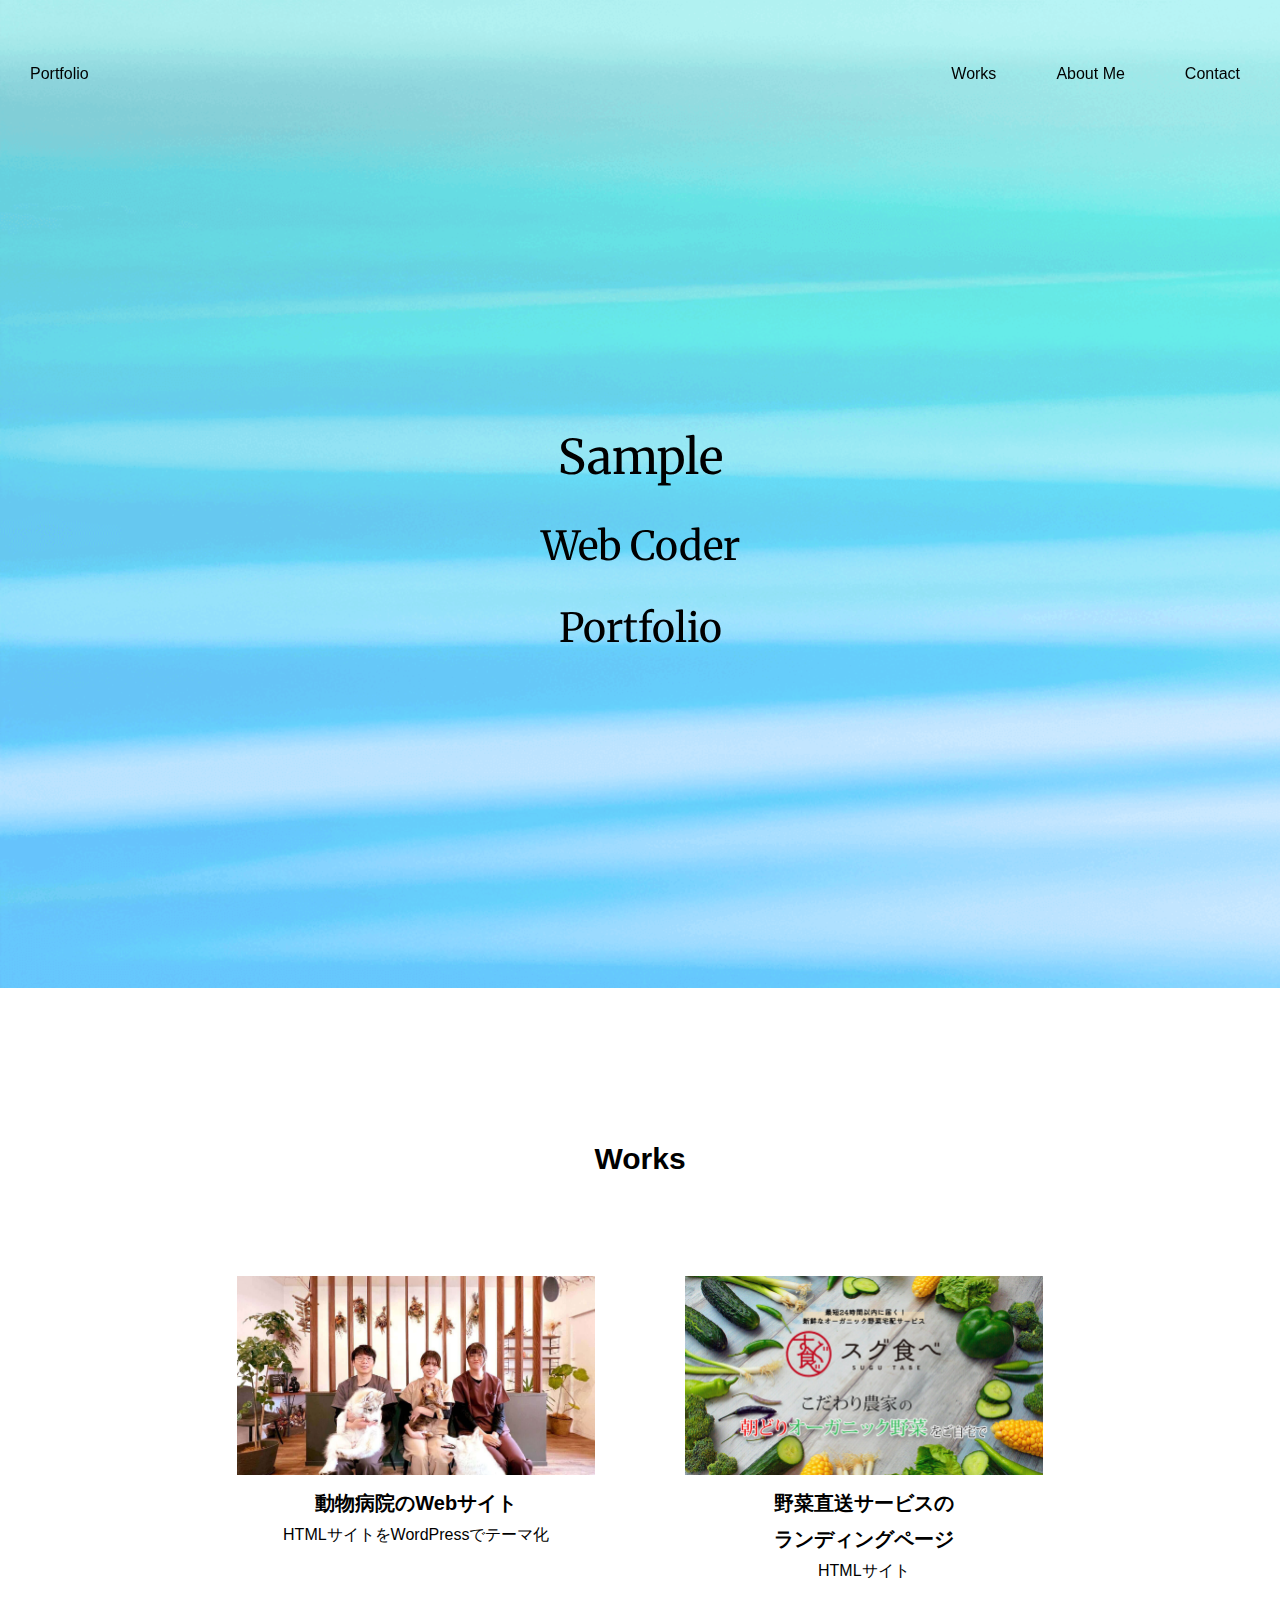
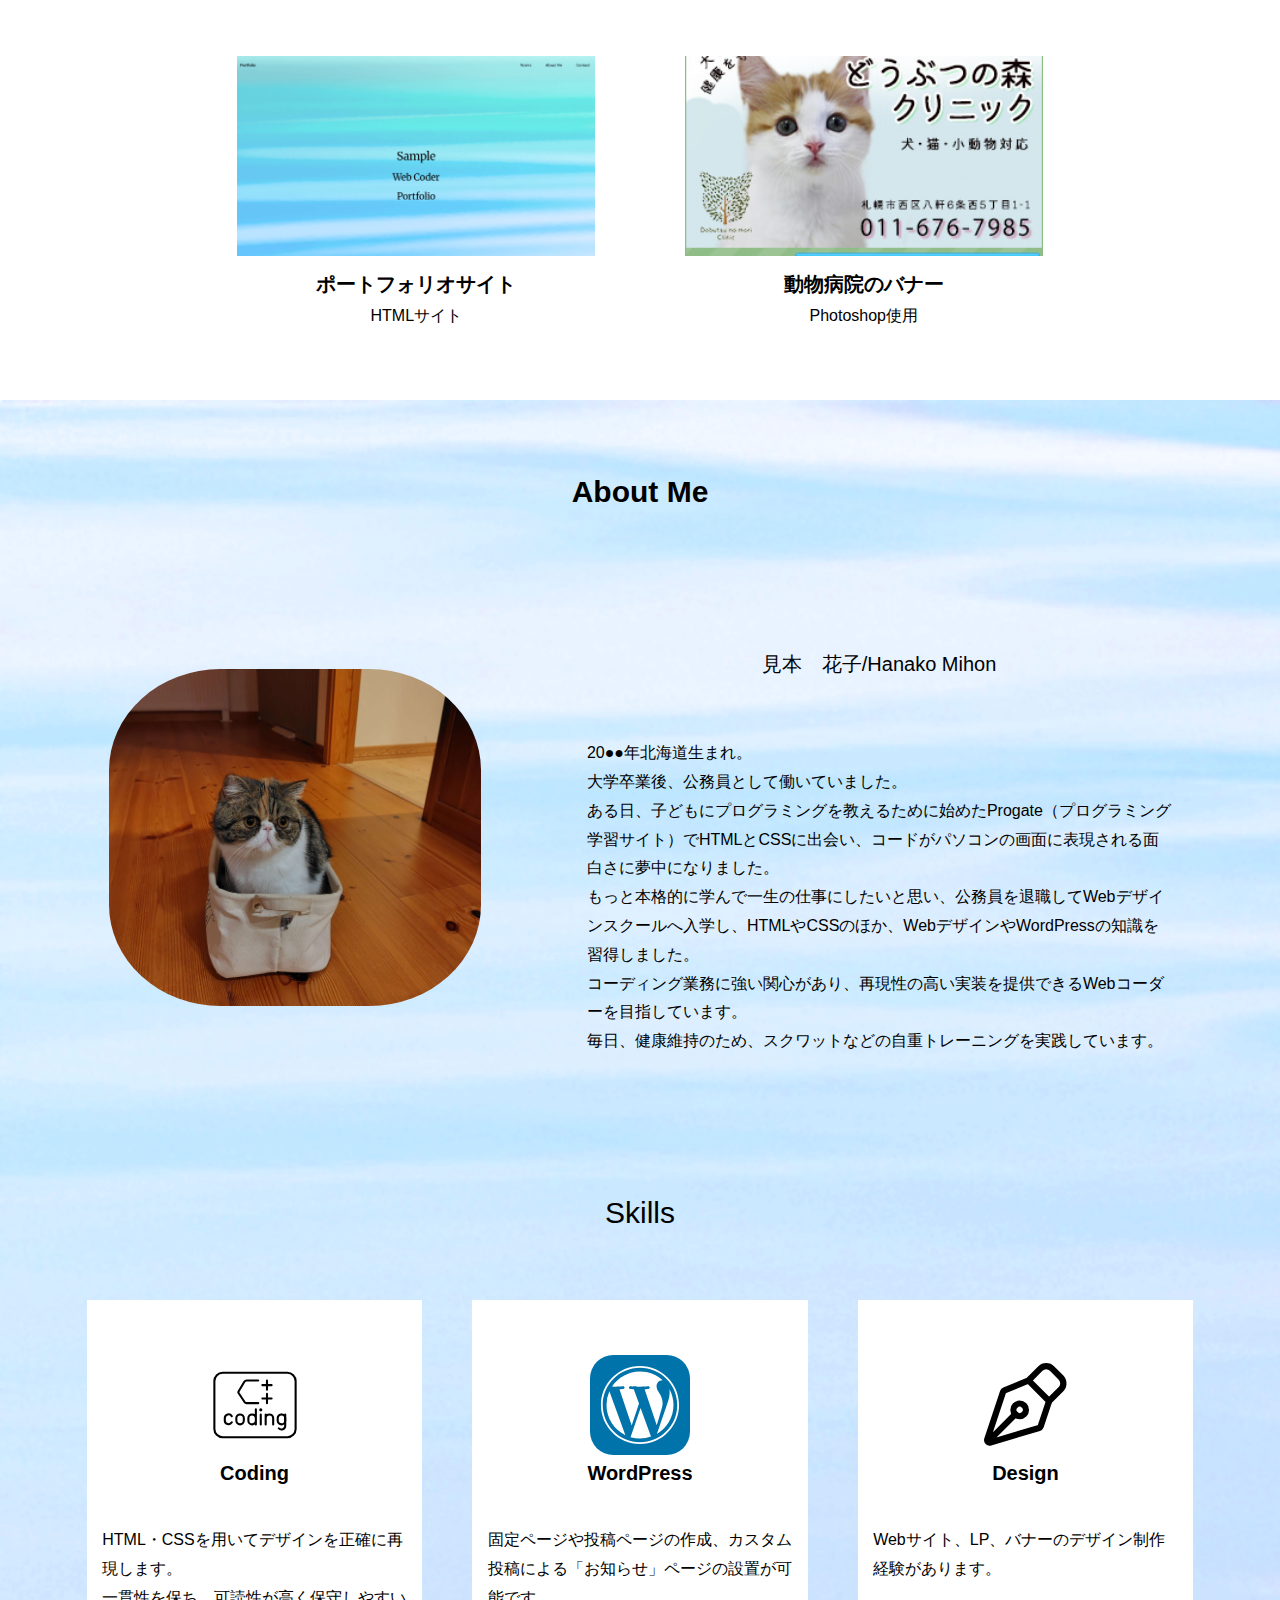
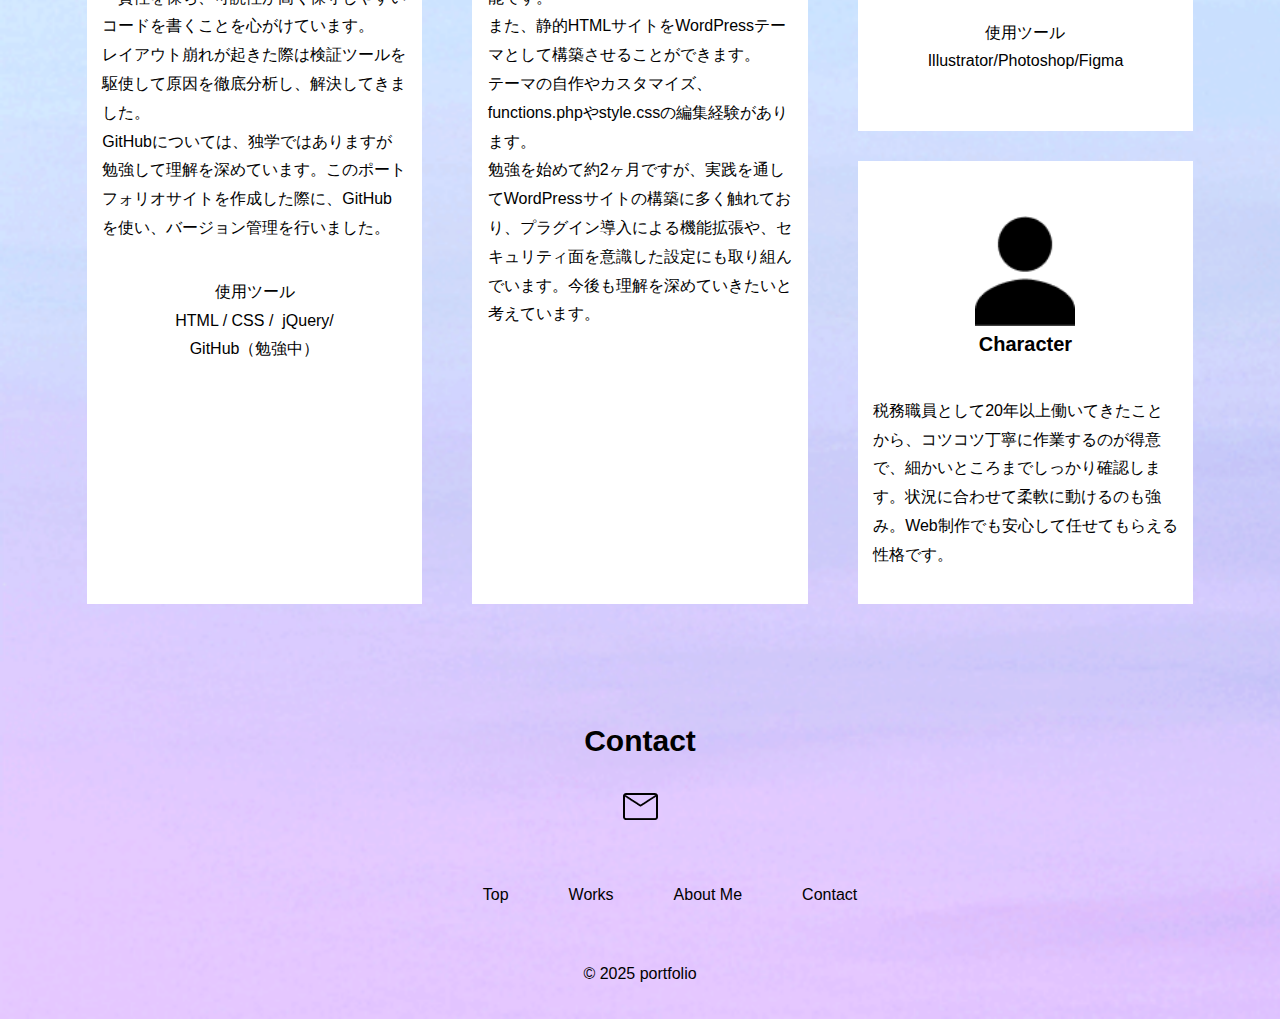
<file: index.html>
<!DOCTYPE html>
<html lang="ja">

<head>
    <meta charset="UTF-8">
    <meta name="viewport" content="width=device-width, initial-scale=1.0">
    <meta name="description" content="ポートフォリオサイトです">
    <title>Web|Coder|Portfolio</title>

    <meta name="robots" content="noindex,follow">

    <link rel="icon" type="image/svg" href="image/icon-favicon.svg">

    <meta property="og:title" content="|Web|Coder|Portfolio">
    <meta property="og:description" content="ポートフォリオサイト。制作実績やスキルをご紹介しています。">
    <meta property="og:type" content="website">
    <meta property="og:url" content="https://purin.sumomo.ne.jp/">
    <meta property="og:image" content="https://purin.sumomo.ne.jp/image/top-ogp">
    <meta property="og:site_name" content="Portfolio">

    <meta name="twitter:card" content="summary_large_image">
    <meta name="twitter:title" content="Web|Coder|Portfolio">
    <meta name="twitter:description" content="ポートフォリオサイト。制作実績やスキルをご紹介しています。">
    <meta name="twitter:image" content="https://purin.sumomo.ne.jp/image/top-ogp">

    <link rel="preconnect" href="https://fonts.googleapis.com">
    <link rel="preconnect" href="https://fonts.gstatic.com" crossorigin>
    <link
        href="https://fonts.googleapis.com/css2?family=Merriweather:ital,opsz,wght@0,18..144,300..900;1,18..144,300..900&display=swap"
        rel="stylesheet">

    <link rel="stylesheet" href="css/destyle.css">
    <link rel="stylesheet" href="css/style.css">
</head>

<body>
    <div class="first-view-area">
        <header class="header">
            <div class="header__container">
                <div class="taz-title-wrapper">
                    <p class="taz-title"><a href="index.html">Portfolio</a></p>
                </div>
                <nav class="pc-nav">
                    <ul class="pc-nav__list">
                        <li class="pc-menu-item"><a href="#works">Works</a></li>
                        <li class="pc-menu-item"><a href="#about">About Me</a></li>
                        <li class="pc-menu-item"><a href="#contact">Contact</a></li>
                    </ul>
                </nav>
                <!-- ハンバーガーbtn -->
                <button class="sp-menu-btn"><img src="image/menu-humb-icon.png" alt=""></button>
            </div>
            <!-- モーダル -->
            <div class="sp-menu">
                <button class="sp-menu-close"><img src="image/menu-close-icon.png" alt=""></button>
                <nav class="sp-menu-nav">
                    <ul>
                        <li><a href="#" class="sp-menu-item">Top</a></li>
                        <li><a href="#works" class="sp-menu-item">Works</a></li>
                        <li><a href="#about" class="sp-menu-item">About Me</a></li>
                        <li><a href="#contact" class="sp-menu-item">Contact</a></li>
                    </ul>
                </nav>
            </div>
        </header>

        <section class="hero">
            <div class="hero__container">
                <h1 class="hero__name">Sample</h1>
                <p class="hero__job">Web Coder</p>
                <p class="hero__portfolio">Portfolio</p>
            </div>
        </section>
    </div>

    <section id="works" class="works">
        <div class="works__container">
            <h2 class="works__title">Works</h2>
            <ul class="works__cover">
                <li class="works__item">
                    <a href="dobutsu-no-mori.html">
                        <div class="work-card-img__cover">
                            <img class="work-card-img" src="image/top-doubutsu.jpg" alt="動物病院サイト">
                        </div>
                        <div class="work-card__body">
                            <h3 class="work-card__title">動物病院のWebサイト</h3>
                            <p class="work-card__text">HTMLサイトをWordPressでテーマ化</p>
                        </div>
                    </a>
                </li>
                <li class="works__item">
                    <a href="sugutabe.html">
                        <div class="work-card-img__cover">
                            <img class="work-card-img" src="image/top-sugutabe.jpg" alt="食べログ　野菜直送サービスランディングページ">
                        </div>
                        <div class="work-card__body">
                            <h3 class="work-card__title">野菜直送サービスの<br>ランディングページ</h3>
                            <p class="work-card__text">HTMLサイト</p>
                        </div>
                    </a>
                </li>
                <li class="works__item">
                    <a href="portfolio-disc.html">
                        <div class="work-card-img__cover">
                            <img class="work-card-img" src="image/top-portfolio.png" alt="自分のポートフォリオ">
                        </div>
                        <div class="work-card__body">
                            <h3 class="work-card__title">ポートフォリオサイト</h3>
                            <p class="work-card__text">HTMLサイト</p>
                        </div>
                    </a>
                </li>
                <li class="works__item">
                    <a href="banner-disc.html">
                        <div class="work-card-img__cover">
                            <img class="work-card-img" src="image/top-banner.jpg" alt="動物病院バナー">
                        </div>
                        <div class="work-card__body">
                            <h3 class="work-card__title">動物病院のバナー</h3>
                            <p class="work-card__text">Photoshop使用</p>
                        </div>
                    </a>
                </li>
            </ul>
        </div>
    </section>

    <div class="about-footer__background">
        <section id="about" class="about">
            <div class="about__container">
                <h2 class="about__title">About Me</h2>
                <div class="about__content">
                    <div class="about__photo">
                        <img src="image/image-my-photo.JPG" alt="自分の写真">
                    </div>
                    <div class="about__info">
                        <h3 class="about__name">見本　花子<span class="about__name-pc-only">/</span><br class="spBr">Hanako
                            Mihon</h3>
                        <p class="about__text">20●●年北海道生まれ。<br>
                            大学卒業後、公務員として働いていました。<br>
                            ある日、子どもにプログラミングを教えるために始めたProgate（プログラミング学習サイト）でHTMLとCSSに出会い、コードがパソコンの画面に表現される面白さに夢中になりました。<br>
                            もっと本格的に学んで一生の仕事にしたいと思い、公務員を退職してWebデザインスクールへ入学し、HTMLやCSSのほか、WebデザインやWordPressの知識を習得しました。<br>
                            コーディング業務に強い関心があり、再現性の高い実装を提供できるWebコーダーを目指しています。<br>
                            毎日、健康維持のため、スクワットなどの自重トレーニングを実践しています。</p>
                    </div>
                </div>
            </div>
        </section>

        <section class="skills">
            <div class="skills__container">
                <h2 class="skills__title">Skills</h2>
                <div class="skills__inner">
                    <div class="skills__item">
                        <img src="image/arcticons--coding-cplusplus.svg" alt="コーディングをイメージしたアイコン">
                        <h3 class="skills__name">Coding</h3>
                        <p class="skills__text">HTML・CSSを用いてデザインを正確に再現します。<br>
                            一貫性を保ち、可読性が高く保守しやすいコードを書くことを心がけています。<br>
                            レイアウト崩れが起きた際は検証ツールを駆使して原因を徹底分析し、解決してきました。<br>
                            GitHubについては、独学ではありますが勉強して理解を深めています。このポートフォリオサイトを作成した際に、GitHubを使い、バージョン管理を行いました。</p>
                        <p class="skills__tool">使用ツール</p>
                        <p class="skills__tool-item">HTML / CSS /  jQuery/<br>
                            GitHub（勉強中）</p>
                    </div>
                    <div class="skills__item">
                        <img src="image/skill-icons--wordpress.svg" alt="WordPressをイメージしたアイコン">
                        <h3 class="skills__name">WordPress</h3>
                        <p class="skills__text">固定ページや投稿ページの作成、カスタム投稿による「お知らせ」ページの設置が可能です。<br>
                            また、静的HTMLサイトをWordPressテーマとして構築させることができます。<br>
                            テーマの自作やカスタマイズ、functions.phpやstyle.cssの編集経験があります。<br>
                            勉強を始めて約2ヶ月ですが、実践を通してWordPressサイトの構築に多く触れており、プラグイン導入による機能拡張や、セキュリティ面を意識した設定にも取り組んでいます。今後も理解を深めていきたいと考えています。
                        </p>
                    </div>

                    <div class="skills__item-stack">
                        <div class="skills__item">
                            <img src="image/iconoir--design-nib.svg" alt="デザインをイメージしたアイコン">
                            <h3 class="skills__name">Design</h3>
                            <p class="skills__text">Webサイト、LP、バナーのデザイン制作経験があります。</p>
                            <p class="skills__tool">使用ツール</p>
                            <p class="skills__tool-item">Illustrator/Photoshop/Figma</p>
                        </div>
                        <div class="skills__item">
                            <img src="image/icon-charactor.png" alt="人柄をイメージしたアイコン">
                            <h3 class="skills__name">Character</h3>
                            <p class="skills__text">
                                税務職員として20年以上働いてきたことから、コツコツ丁寧に作業するのが得意で、細かいところまでしっかり確認します。状況に合わせて柔軟に動けるのも強み。Web制作でも安心して任せてもらえる性格です。
                            </p>
                        </div>
                    </div>
                </div>
            </div>
        </section>

        <section id="contact" class="contact">
            <div class="contact__container">
                <h2 class="contact__title">Contact</h2>
                <a href="#contact">
                    <img src="image/icon-mail.png" alt="メールアイコン"></a>
            </div>
        </section>

        <footer class="footer">
            <div class="footer__container">
                <nav class="pc-nav">
                    <ul class="pc-footer-nav__list">
                        <li class="pc-menu-item"><a href="#">Top</a></li>
                        <li class="pc-menu-item"><a href="#works">Works</a></li>
                        <li class="pc-menu-item"><a href="#about">About Me</a></li>
                        <li class="pc-menu-item"><a href="#contact">Contact</a></li>
                    </ul>
                </nav>
                <p class="copy"><small>&copy; 2025 portfolio</small></p>
            </div>
        </footer>
    </div>
    <!-- jQuery -->
    <script src="https://code.jquery.com/jquery-3.7.1.min.js"></script>
    <!-- Ripples plugin -->
    <script src="js/jquery.ripples-min.js"></script>
    <script src="js/main.js"></script>
</body>

</html>
</file>
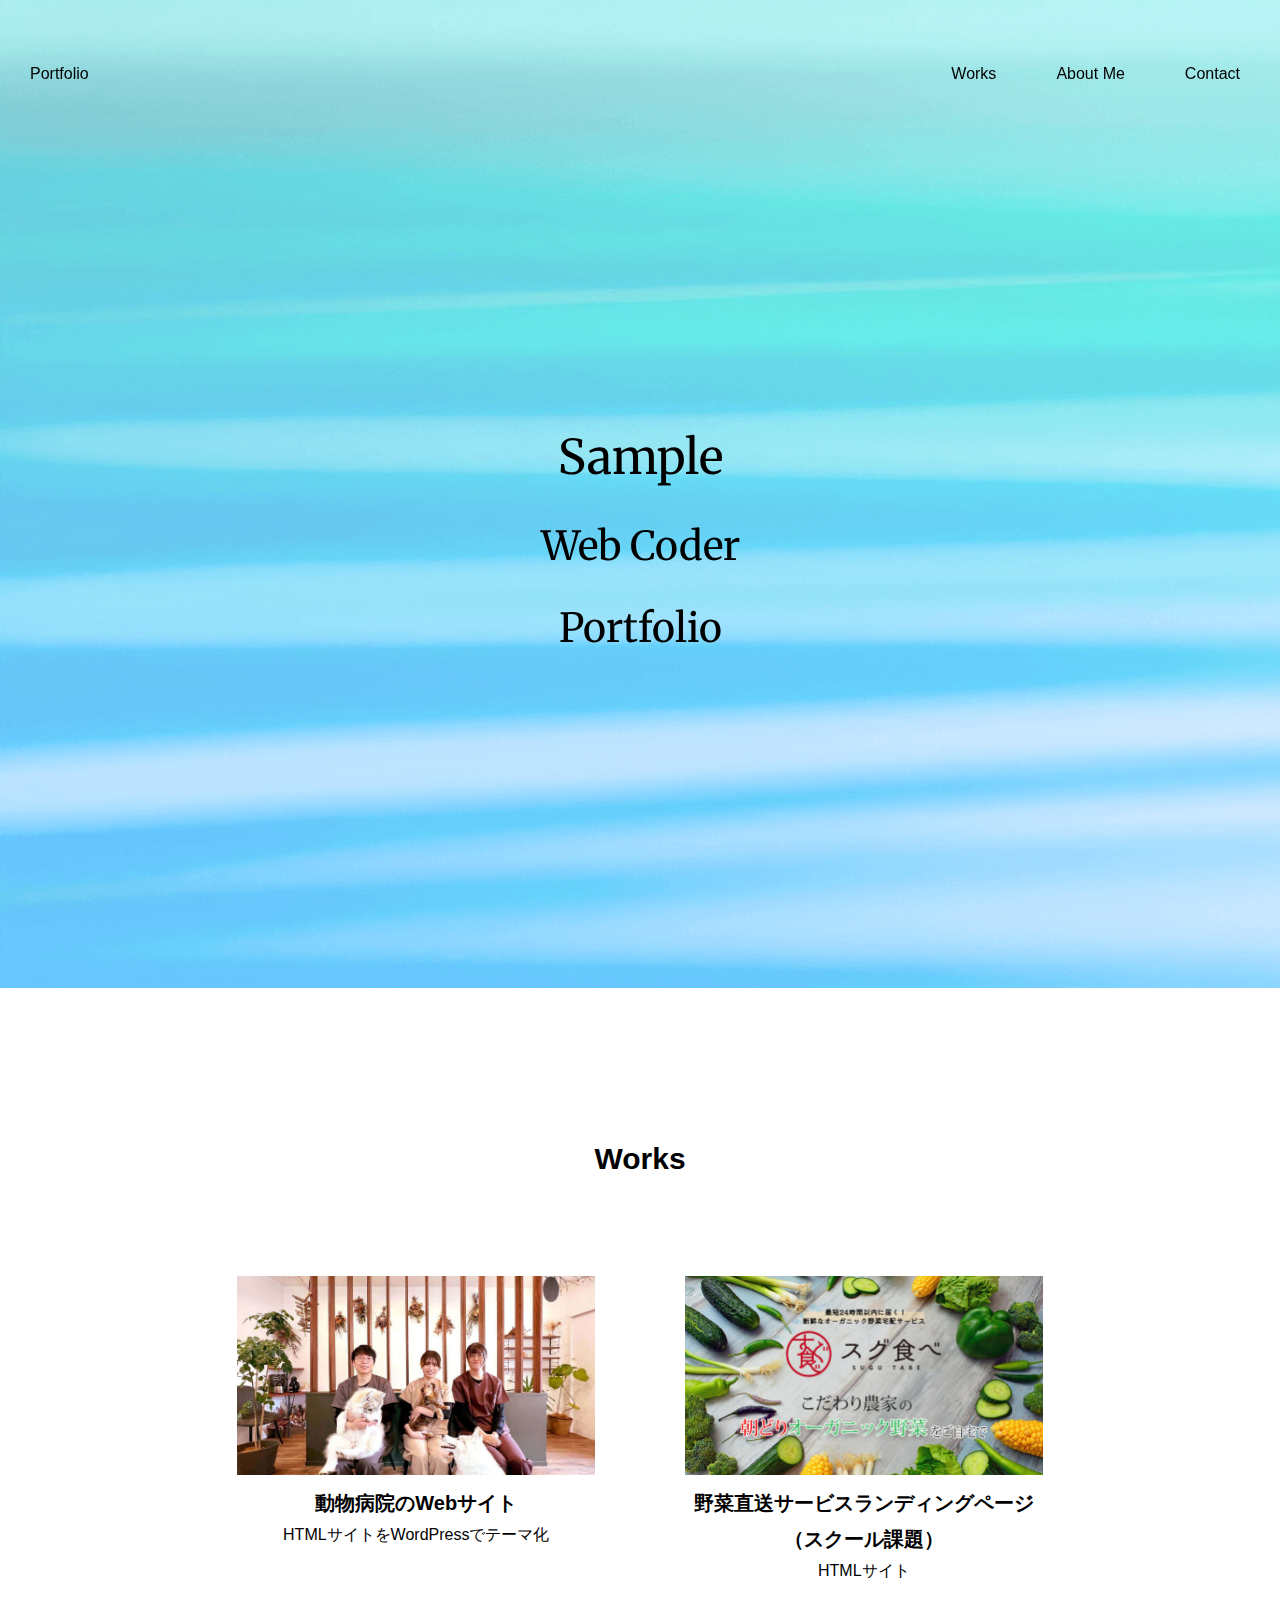
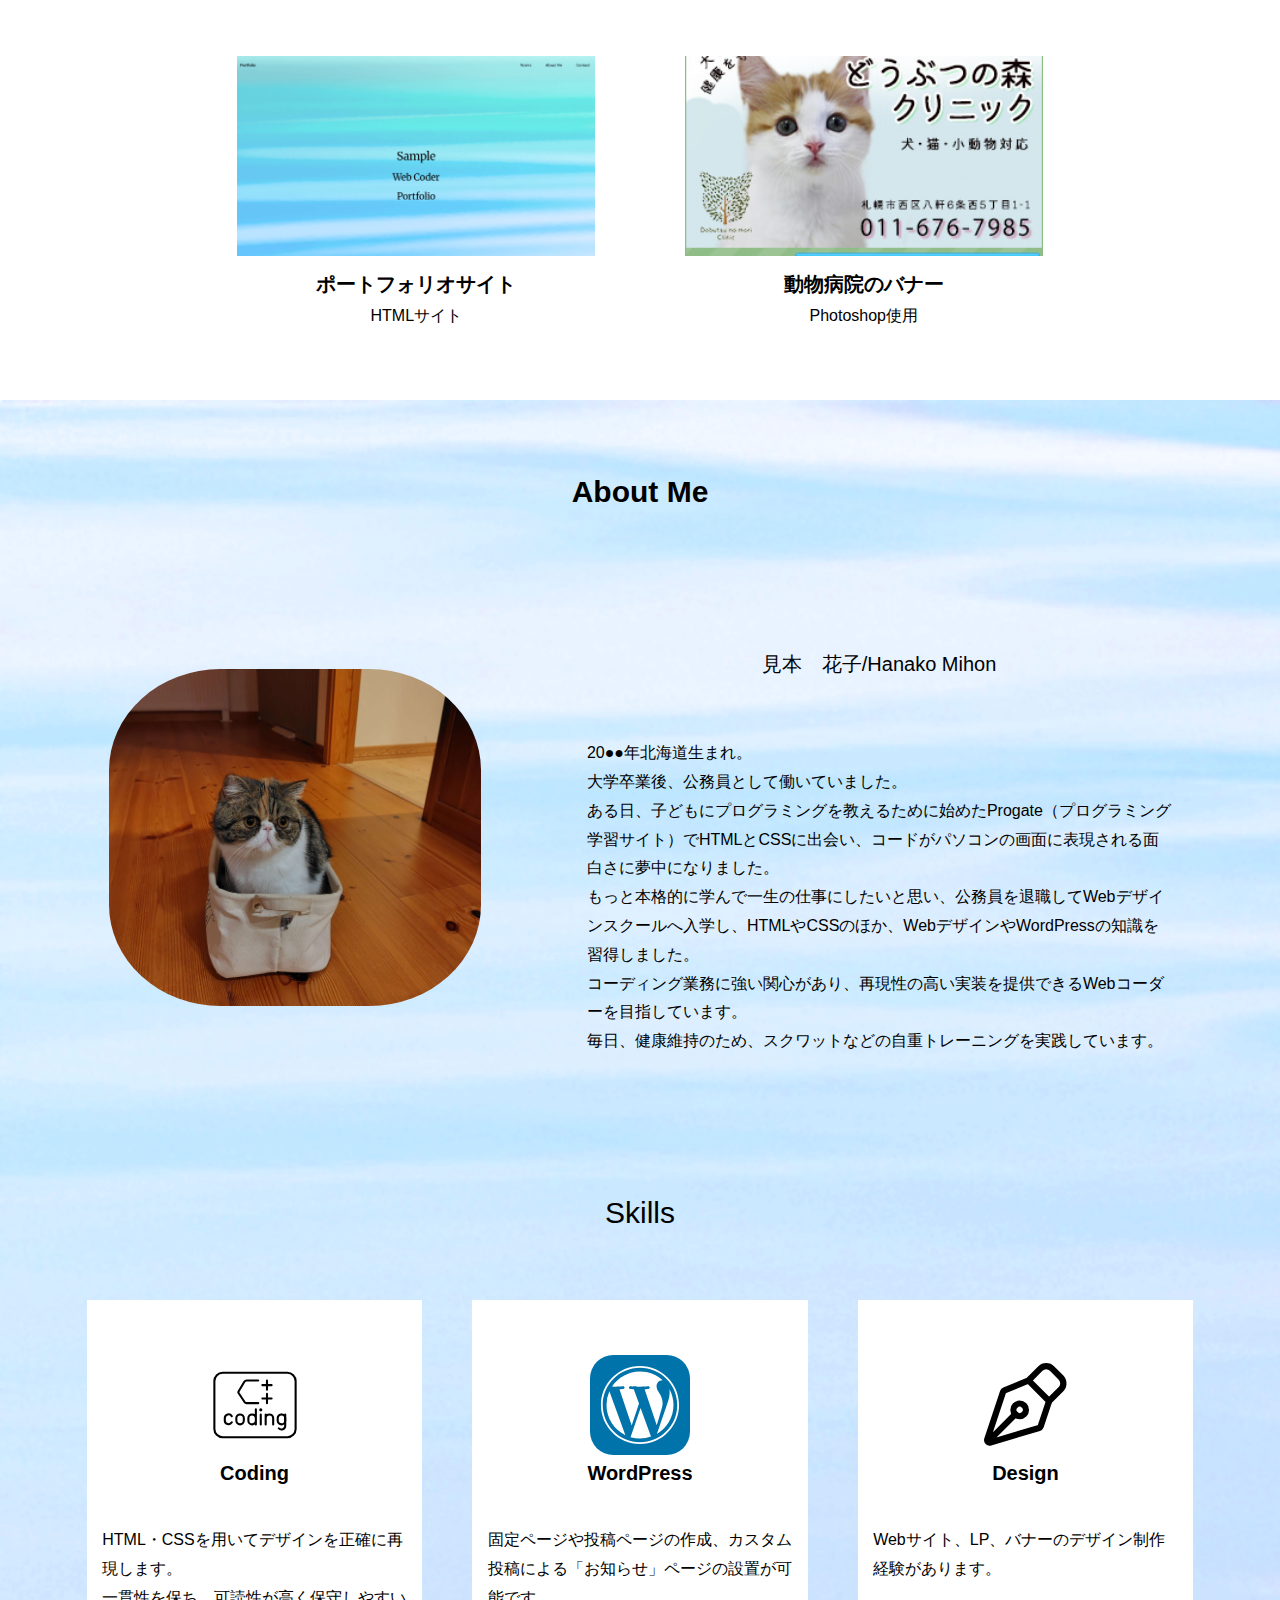
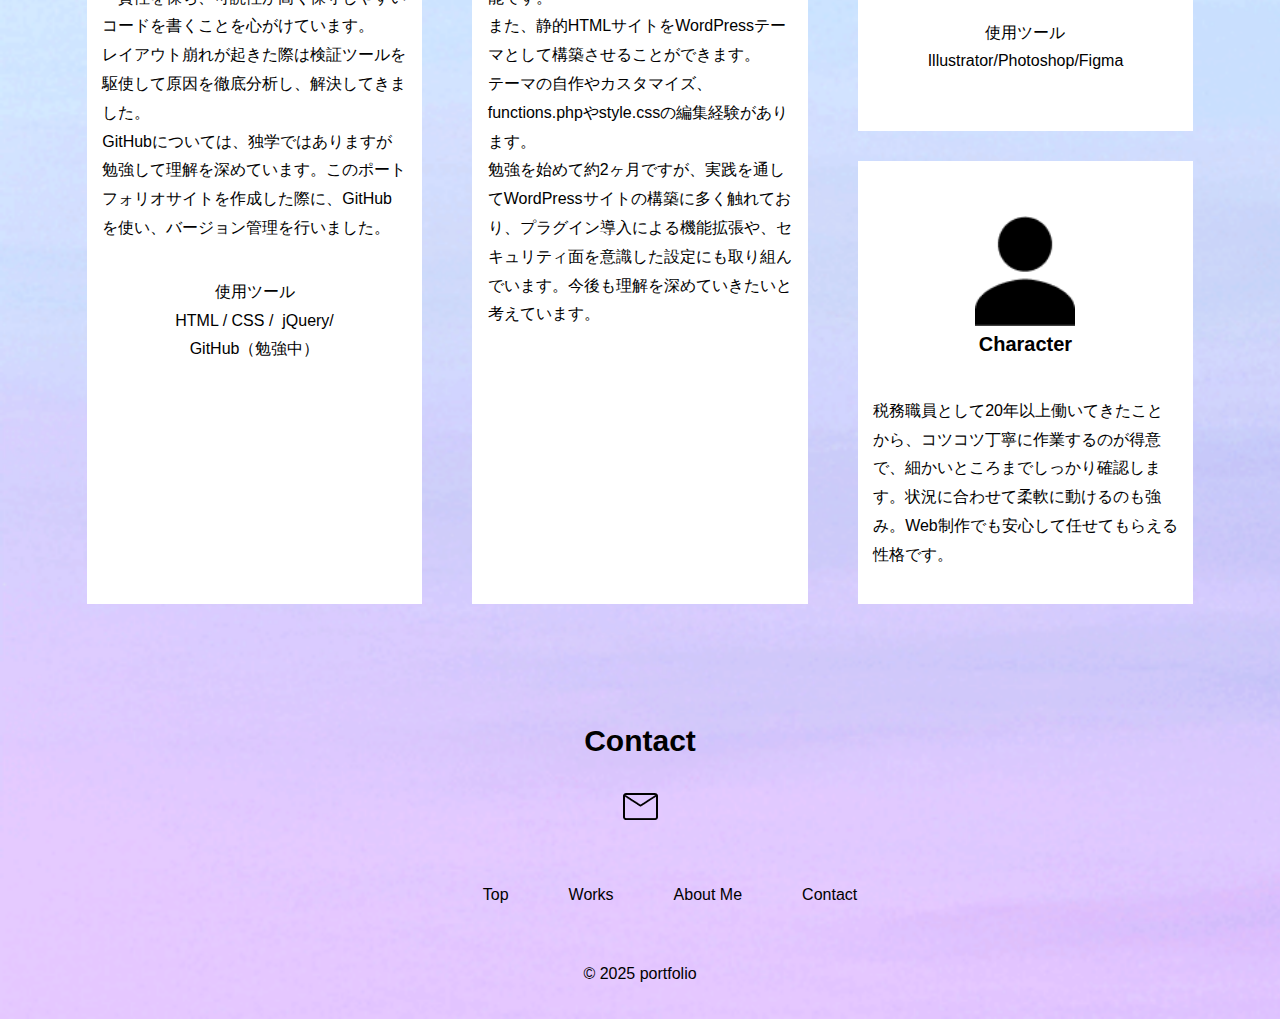
<file: kojinjouhou-nasi-portfolio-site0901/index.html>
<!DOCTYPE html>
<html lang="ja">

<head>
    <meta charset="UTF-8">
    <meta name="viewport" content="width=device-width, initial-scale=1.0">
    <meta name="description" content="ポートフォリオサイトです">
    <title>Web|Coder|Portfolio</title>

    <meta name="robots" content="noindex,follow">

    <link rel="icon" type="image/svg" href="image/icon-favicon.svg">

    <meta property="og:title" content="|Web|Coder|Portfolio">
    <meta property="og:description" content="ポートフォリオサイト。制作実績やスキルをご紹介しています。">
    <meta property="og:type" content="website">
    <meta property="og:url" content="https://tazawakuru.github.io/portfolio-sample">
    <meta property="og:image" content="https://tazawakuru.github.io/portfolio-sampleimage/top-ogp">
    <meta property="og:site_name" content="Portfolio">

    <meta name="twitter:card" content="summary_large_image">
    <meta name="twitter:title" content="Web|Coder|Portfolio">
    <meta name="twitter:description" content="ポートフォリオサイト。制作実績やスキルをご紹介しています。">
    <meta name="twitter:image" content="https://tazawakuru.github.io/portfolio-sampleimage/top-ogp">

    <link rel="preconnect" href="https://fonts.googleapis.com">
    <link rel="preconnect" href="https://fonts.gstatic.com" crossorigin>
    <link
        href="https://fonts.googleapis.com/css2?family=Merriweather:ital,opsz,wght@0,18..144,300..900;1,18..144,300..900&display=swap"
        rel="stylesheet">

    <link rel="stylesheet" href="css/destyle.css">
    <link rel="stylesheet" href="css/style.css">
</head>

<body>
    <div class="first-view-area">
        <header class="header">
            <div class="header__container">
                <div class="taz-title-wrapper">
                    <p class="taz-title"><a href="index.html">Portfolio</a></p>
                </div>
                <nav class="pc-nav">
                    <ul class="pc-nav__list">
                        <li class="pc-menu-item"><a href="#works">Works</a></li>
                        <li class="pc-menu-item"><a href="#about">About Me</a></li>
                        <li class="pc-menu-item"><a href="#contact">Contact</a></li>
                    </ul>
                </nav>
                <!-- ハンバーガーbtn -->
                <button class="sp-menu-btn"><img src="image/menu-humb-icon.png" alt=""></button>
            </div>
            <!-- モーダル -->
            <div class="sp-menu">
                <button class="sp-menu-close"><img src="image/menu-close-icon.png" alt=""></button>
                <nav class="sp-menu-nav">
                    <ul>
                        <li><a href="#" class="sp-menu-item">Top</a></li>
                        <li><a href="#works" class="sp-menu-item">Works</a></li>
                        <li><a href="#about" class="sp-menu-item">About Me</a></li>
                        <li><a href="#contact" class="sp-menu-item">Contact</a></li>
                    </ul>
                </nav>
            </div>
        </header>

        <section class="hero">
            <div class="hero__container">
                <h1 class="hero__name">Sample</h1>
                <p class="hero__job">Web Coder</p>
                <p class="hero__portfolio">Portfolio</p>
            </div>
        </section>
    </div>

    <section id="works" class="works">
        <div class="works__container">
            <h2 class="works__title">Works</h2>
            <ul class="works__cover">
                <li class="works__item">
                    <a href="dobutsu-no-mori.html">
                        <div class="work-card-img__cover">
                            <img class="work-card-img" src="image/top-doubutsu.jpg" alt="動物病院サイト">
                        </div>
                        <div class="work-card__body">
                            <h3 class="work-card__title">動物病院のWebサイト</h3>
                            <p class="work-card__text">HTMLサイトをWordPressでテーマ化</p>
                        </div>
                    </a>
                </li>
                <li class="works__item">
                    <a href="sugutabe.html">
                        <div class="work-card-img__cover">
                            <img class="work-card-img" src="image/top-sugutabe.jpg" alt="食べログ　野菜直送サービスランディングページ">
                        </div>
                        <div class="work-card__body">
                            <h3 class="work-card__title">野菜直送サービスランディングページ<br>（スクール課題）</h3>
                            <p class="work-card__text">HTMLサイト</p>
                        </div>
                    </a>
                </li>
                <li class="works__item">
                    <a href="portfolio-disc.html">
                        <div class="work-card-img__cover">
                            <img class="work-card-img" src="image/top-portfolio.png" alt="自分のポートフォリオ">
                        </div>
                        <div class="work-card__body">
                            <h3 class="work-card__title">ポートフォリオサイト</h3>
                            <p class="work-card__text">HTMLサイト</p>
                        </div>
                    </a>
                </li>
                <li class="works__item">
                    <a href="banner-disc.html">
                        <div class="work-card-img__cover">
                            <img class="work-card-img" src="image/top-banner.jpg" alt="動物病院バナー">
                        </div>
                        <div class="work-card__body">
                            <h3 class="work-card__title">動物病院のバナー</h3>
                            <p class="work-card__text">Photoshop使用</p>
                        </div>
                    </a>
                </li>
            </ul>
        </div>
    </section>

    <div class="about-footer__background">
        <section id="about" class="about">
            <div class="about__container">
                <h2 class="about__title">About Me</h2>
                <div class="about__content">
                    <div class="about__photo">
                        <img src="image/image-my-photo.JPG" alt="自分の写真">
                    </div>
                    <div class="about__info">
                        <h3 class="about__name">見本　花子<span class="about__name-pc-only">/</span><br class="spBr">Hanako
                            Mihon</h3>
                        <p class="about__text">20●●年北海道生まれ。<br>
                            大学卒業後、公務員として働いていました。<br>
                            ある日、子どもにプログラミングを教えるために始めたProgate（プログラミング学習サイト）でHTMLとCSSに出会い、コードがパソコンの画面に表現される面白さに夢中になりました。<br>
                            もっと本格的に学んで一生の仕事にしたいと思い、公務員を退職してWebデザインスクールへ入学し、HTMLやCSSのほか、WebデザインやWordPressの知識を習得しました。<br>
                            コーディング業務に強い関心があり、再現性の高い実装を提供できるWebコーダーを目指しています。<br>
                            毎日、健康維持のため、スクワットなどの自重トレーニングを実践しています。</p>
                    </div>
                </div>
            </div>
        </section>

        <section class="skills">
            <div class="skills__container">
                <h2 class="skills__title">Skills</h2>
                <div class="skills__inner">
                    <div class="skills__item">
                        <img src="image/arcticons--coding-cplusplus.svg" alt="コーディングをイメージしたアイコン">
                        <h3 class="skills__name">Coding</h3>
                        <p class="skills__text">HTML・CSSを用いてデザインを正確に再現します。<br>
                            一貫性を保ち、可読性が高く保守しやすいコードを書くことを心がけています。<br>
                            レイアウト崩れが起きた際は検証ツールを駆使して原因を徹底分析し、解決してきました。<br>
                            GitHubについては、独学ではありますが勉強して理解を深めています。このポートフォリオサイトを作成した際に、GitHubを使い、バージョン管理を行いました。</p>
                        <p class="skills__tool">使用ツール</p>
                        <p class="skills__tool-item">HTML / CSS /  jQuery/<br>
                            GitHub（勉強中）</p>
                    </div>
                    <div class="skills__item">
                        <img src="image/skill-icons--wordpress.svg" alt="WordPressをイメージしたアイコン">
                        <h3 class="skills__name">WordPress</h3>
                        <p class="skills__text">固定ページや投稿ページの作成、カスタム投稿による「お知らせ」ページの設置が可能です。<br>
                            また、静的HTMLサイトをWordPressテーマとして構築させることができます。<br>
                            テーマの自作やカスタマイズ、functions.phpやstyle.cssの編集経験があります。<br>
                            勉強を始めて約2ヶ月ですが、実践を通してWordPressサイトの構築に多く触れており、プラグイン導入による機能拡張や、セキュリティ面を意識した設定にも取り組んでいます。今後も理解を深めていきたいと考えています。
                        </p>
                    </div>

                    <div class="skills__item-stack">
                        <div class="skills__item">
                            <img src="image/iconoir--design-nib.svg" alt="デザインをイメージしたアイコン">
                            <h3 class="skills__name">Design</h3>
                            <p class="skills__text">Webサイト、LP、バナーのデザイン制作経験があります。</p>
                            <p class="skills__tool">使用ツール</p>
                            <p class="skills__tool-item">Illustrator/Photoshop/Figma</p>
                        </div>
                        <div class="skills__item">
                            <img src="image/icon-charactor.png" alt="人柄をイメージしたアイコン">
                            <h3 class="skills__name">Character</h3>
                            <p class="skills__text">
                                税務職員として20年以上働いてきたことから、コツコツ丁寧に作業するのが得意で、細かいところまでしっかり確認します。状況に合わせて柔軟に動けるのも強み。Web制作でも安心して任せてもらえる性格です。
                            </p>
                        </div>
                    </div>
                </div>
            </div>
        </section>

        <section id="contact" class="contact">
            <div class="contact__container">
                <h2 class="contact__title">Contact</h2>
                <a href="#contact">
                    <img src="image/icon-mail.png" alt="メールアイコン"></a>
            </div>
        </section>

        <footer class="footer">
            <div class="footer__container">
                <nav class="pc-nav">
                    <ul class="pc-footer-nav__list">
                        <li class="pc-menu-item"><a href="#">Top</a></li>
                        <li class="pc-menu-item"><a href="#works">Works</a></li>
                        <li class="pc-menu-item"><a href="#about">About Me</a></li>
                        <li class="pc-menu-item"><a href="#contact">Contact</a></li>
                    </ul>
                </nav>
                <p class="copy"><small>&copy; 2025 portfolio</small></p>
            </div>
        </footer>
    </div>
    <!-- jQuery -->
    <script src="https://code.jquery.com/jquery-3.7.1.min.js"></script>
    <!-- Ripples plugin -->
    <script src="js/jquery.ripples-min.js"></script>
    <script src="js/main.js"></script>
</body>

</html>
</file>
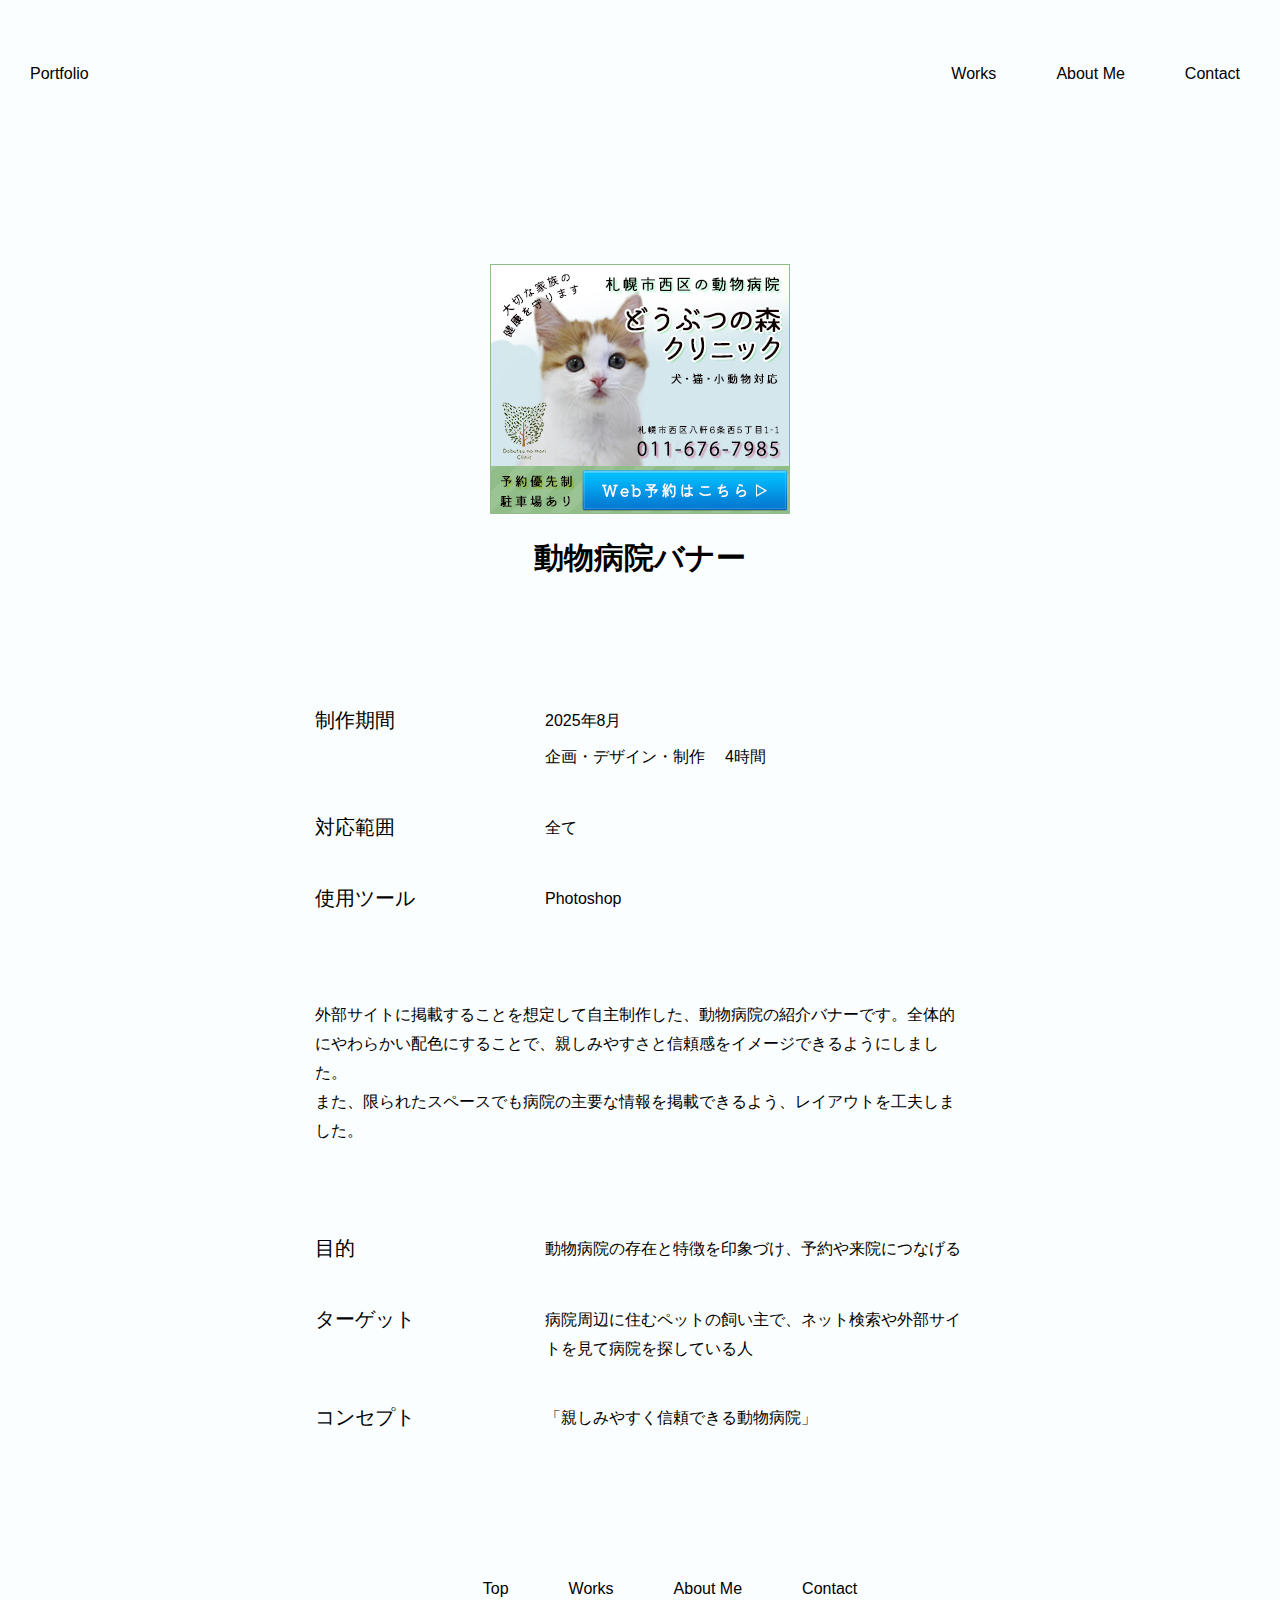
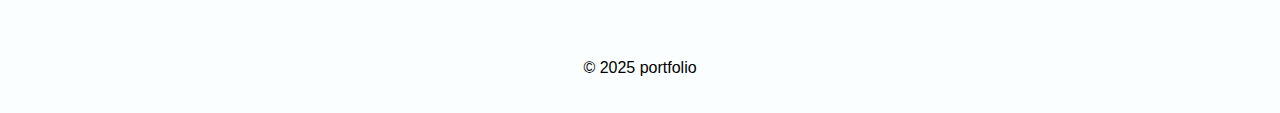
<file: banner-disc.html>
<!DOCTYPE html>
<html lang="ja">

<head>
    <meta charset="UTF-8">
    <meta name="viewport" content="width=device-width, initial-scale=1.0">
    <meta name="description" content="ポートフォリオの作品の一つ、動物病院のバナー紹介です">
    <title>Web|Coder|Portfolio</title>

    <meta name="robots" content="noindex,follow">

    <link rel="preconnect" href="https://fonts.googleapis.com">
    <link rel="preconnect" href="https://fonts.gstatic.com" crossorigin>
    <link
        href="https://fonts.googleapis.com/css2?family=Merriweather:ital,opsz,wght@0,18..144,300..900;1,18..144,300..900&display=swap"
        rel="stylesheet">

    <link rel="stylesheet" href="css/destyle.css">
    <link rel="stylesheet" href="css/style.css">
    <link rel="stylesheet" href="css/pages/banner.css">
</head>

<body>
    <header class="header">
        <div class="header__container">
            <div class="taz-title-wrapper">
                <p class="taz-title"><a href="index.html">Portfolio</a></p>
            </div>
            <nav class="pc-nav">
                <ul class="pc-nav__list">
                    <li class="pc-menu-item"><a href="index.html#works">Works</a></li>
                    <li class="pc-menu-item"><a href="index.html#about">About Me</a></li>
                    <li class="pc-menu-item"><a href="index.html#contact">Contact</a></li>
                </ul>
            </nav>
            <!-- ハンバーガーbtn -->
            <button class="sp-menu-btn"><img src="image/menu-humb-icon.png" alt=""></button>
        </div>
        <!-- モーダル -->
        <div class="sp-menu">
            <button class="sp-menu-close"><img src="image/menu-close-icon.png" alt=""></button>
            <nav class="sp-menu-nav">
                <ul>
                    <li><a href="index.html" class="sp-menu-item">Top</a></li>
                    <li><a href="index.html#works" class="sp-menu-item">Works</a></li>
                    <li><a href="index.html#about" class="sp-menu-item">About Me</a></li>
                    <li><a href="index.html#contact" class="sp-menu-item">Contact</a></li>
                </ul>
            </nav>
        </div>
    </header>

    <main class="banner">
        <div class="banner__container">
            <div class="banner__site-head">
                <img class="banner__site-image" src="image/top-banner.jpg" alt="動物病院のバナー">
                <h1 class="banner__site-title">動物病院バナー</h1>
            </div>
            <div class="site-work">

                <div class="site-work__item">
                    <h2 class="site-work__title">制作期間</h2>
                    <div class="site-work__wrapper">
                        <p class="site-work__duration">2025年8月</p>
                        <div class="site-work__period">
                            <div class="site-work__row">
                                <div class="site-work__task">企画・デザイン・制作</div>
                                <div class="site-work__days">4時間</div>
                            </div>
                        </div>
                    </div>
                </div>

                <div class="site-work__item">
                    <h2 class="site-work__title">対応範囲</h2>
                    <p class="site-work__duration">全て</p>
                </div>

                <div class="site-work__item">
                    <h2 class="site-work__title">使用ツール</h2>
                    <p class="site-work__duration">Photoshop</p>
                </div>

                <div class="site-work__item">
                    <p class="site-work__text">
                        外部サイトに掲載することを想定して自主制作した、動物病院の紹介バナーです。全体的にやわらかい配色にすることで、親しみやすさと信頼感をイメージできるようにしました。<br>また、限られたスペースでも病院の主要な情報を掲載できるよう、レイアウトを工夫しました。
                    </p>
                </div>

                <div class="site-work__item">
                    <h2 class="site-work__title">目的</h2>
                    <p class="site-work__duration">
                        動物病院の存在と特徴を印象づけ、予約や来院につなげる</p>
                </div>

                <div class="site-work__item">
                    <h2 class="site-work__title">ターゲット</h2>
                    <p class="site-work__duration">病院周辺に住むペットの飼い主で、ネット検索や外部サイトを見て病院を探している人</p>
                </div>

                <div class="site-work__item">
                    <h2 class="site-work__title">コンセプト</h2>
                    <p class="site-work__duration">「親しみやすく信頼できる動物病院」</p>
                </div>
            </div>
        </div>
    </main>

    <footer class="footer">
        <div class="footer__container">
            <nav class="pc-nav">
                <ul class="pc-footer-nav__list">
                    <li class="pc-menu-item"><a href="index.html">Top</a></li>
                    <li class="pc-menu-item"><a href="index.html#works">Works</a></li>
                    <li class="pc-menu-item"><a href="index.html#about">About Me</a></li>
                    <li class="pc-menu-item"><a href="index.html#contact">Contact</a></li>
                </ul>
            </nav>
            <p class="copy"><small>&copy; 2025 portfolio</small></p>
        </div>
    </footer>

    <!-- jQuery -->
    <script src="https://code.jquery.com/jquery-3.7.1.min.js"></script>
    <!-- Ripples plugin -->
    <script src="js/jquery.ripples-min.js"></script>
    <script src="js/main.js"></script>
</body>

</html>
</file>
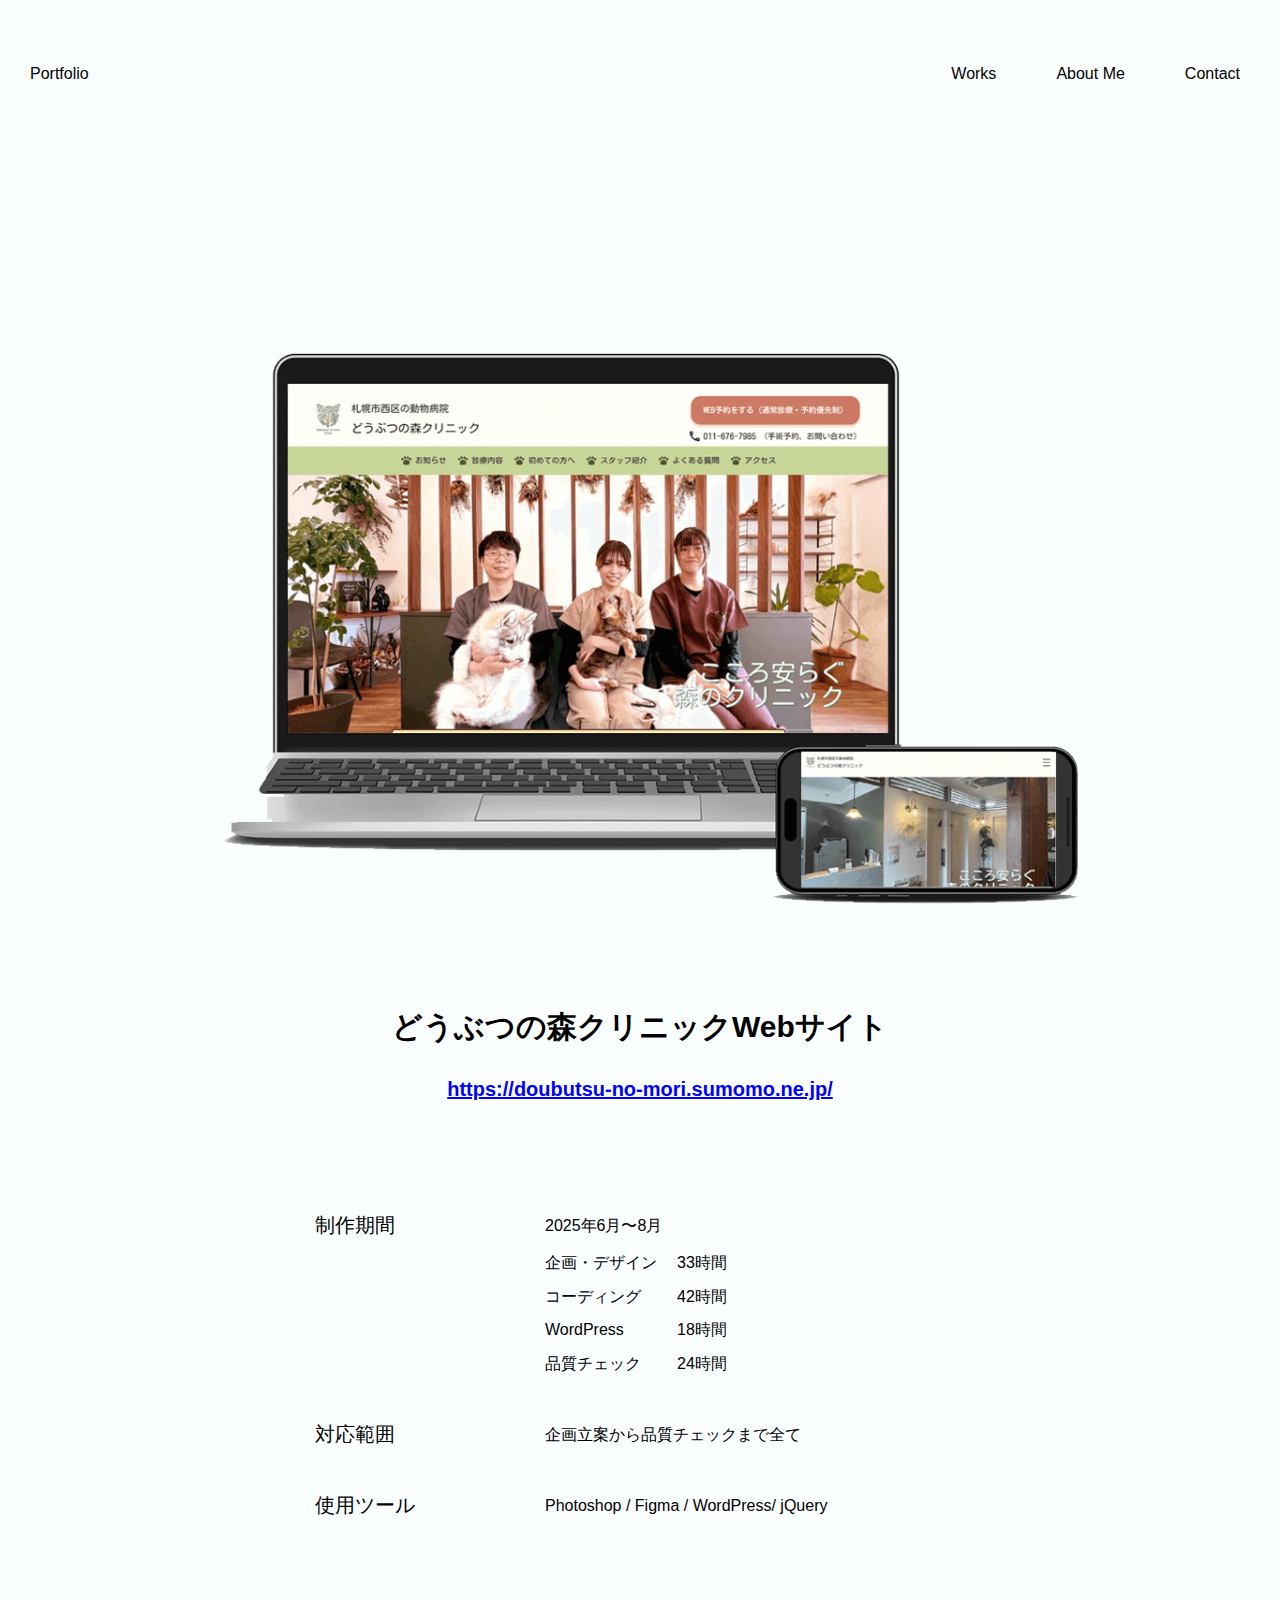
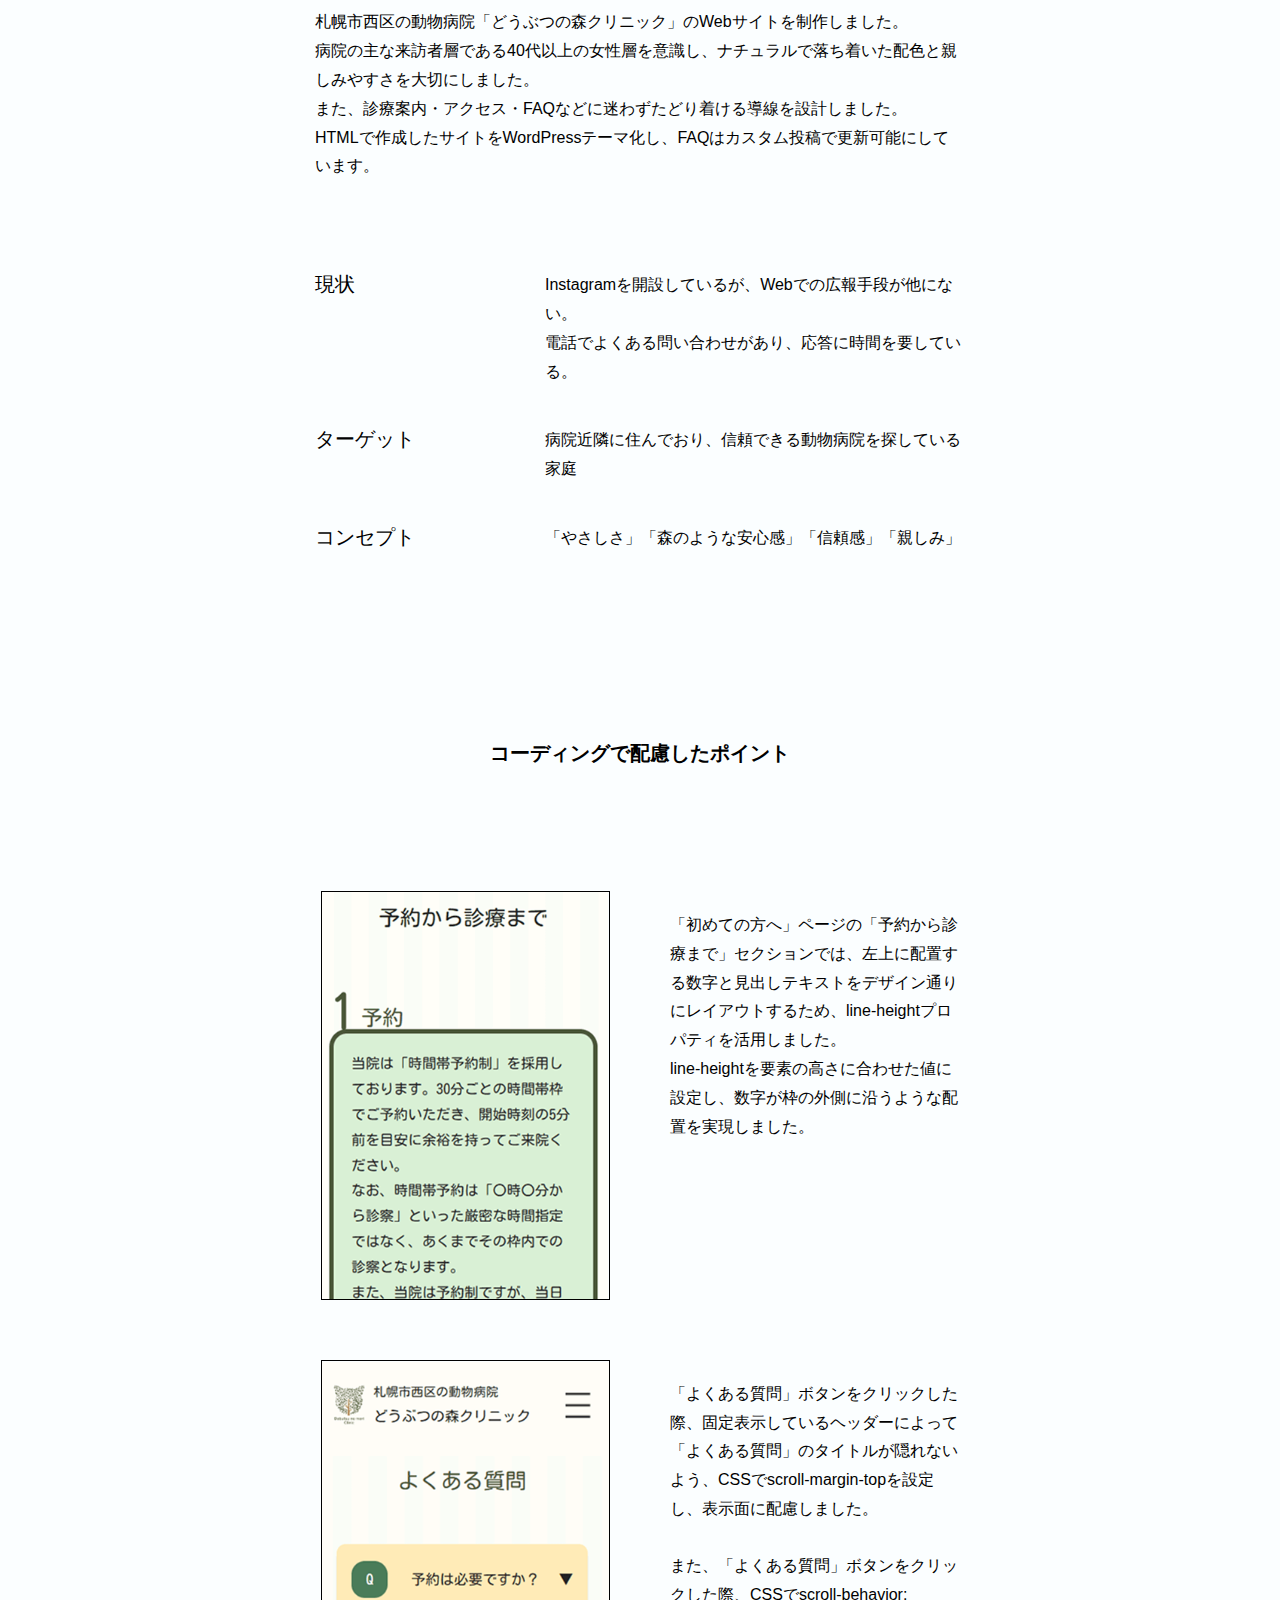
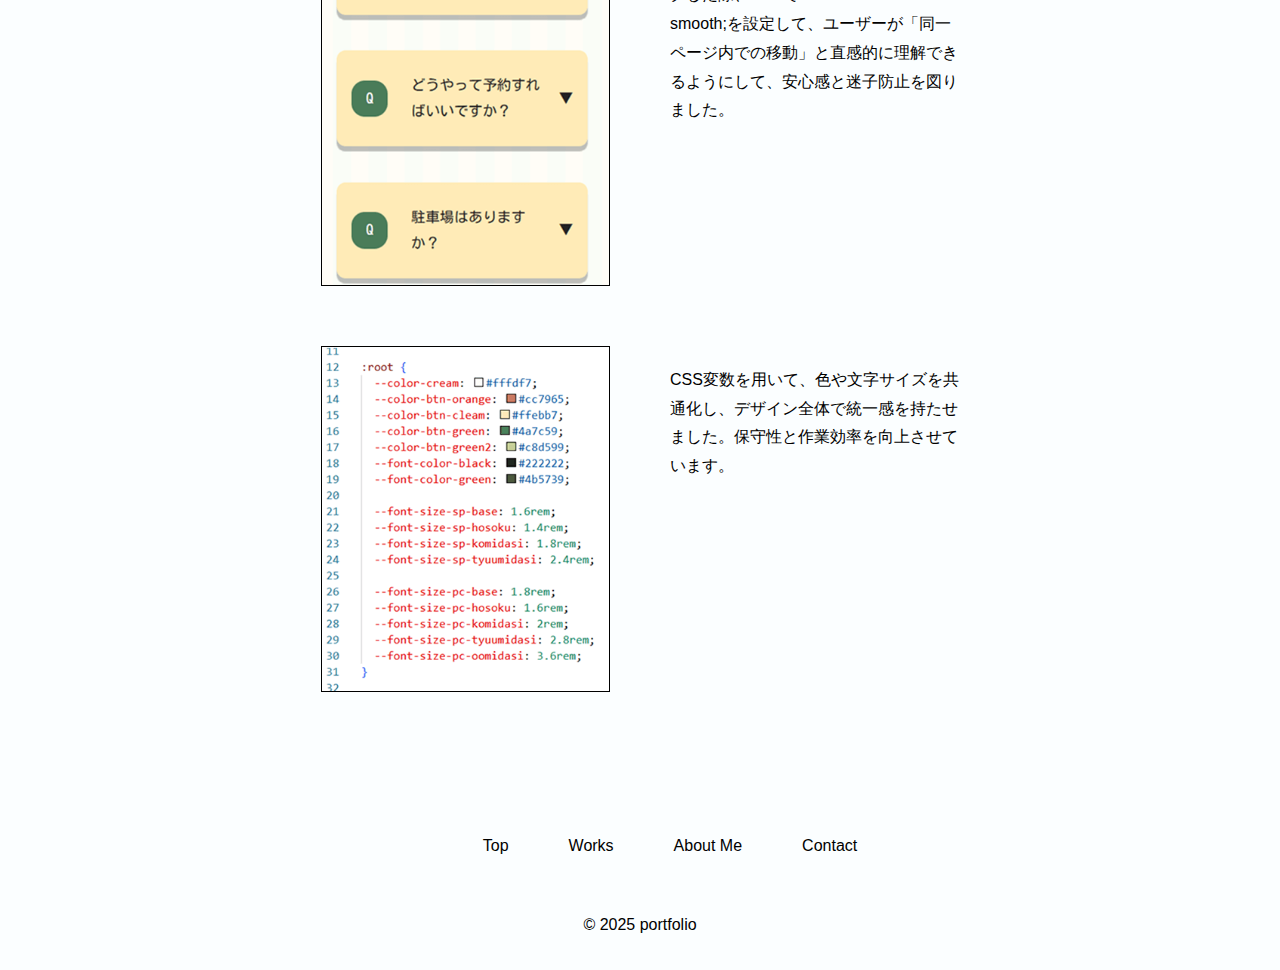
<file: dobutsu-no-mori.html>
<!DOCTYPE html>
<html lang="ja">

<head>
    <meta charset="UTF-8">
    <meta name="viewport" content="width=device-width, initial-scale=1.0">
    <meta name="description" content="ポートフォリオの作品の一つ、動物病院のサイト紹介です">
    <title>どうぶつの森クリニック｜my Portfolio</title>

    <meta name="robots" content="noindex,follow">

    <link rel="icon" type="image/svg" href="image/icon-favicon.svg">

    <meta property="og:title" content="Web|Coder|Portfolio">
    <meta property="og:description" content="ポートフォリオサイト。制作実績やスキルをご紹介しています。">
    <meta property="og:type" content="website">
    <meta property="og:url" content="hhttps://tazawakuru.github.io/portfolio-sample/">
    <meta property="og:image" content="hhttps://tazawakuru.github.io/portfolio-sample/image/top-ogp">
    <meta property="og:site_name" content="my Portfolio">

    <meta name="twitter:card" content="summary_large_image">
    <meta name="twitter:title" content="Web|Coder|Portfolio">
    <meta name="twitter:description" content="ポートフォリオサイト。制作実績やスキルをご紹介しています。">
    <meta name="twitter:image" content="hhttps://tazawakuru.github.io/portfolio-sample/image/top-ogp">

    <link rel="preconnect" href="https://fonts.googleapis.com">
    <link rel="preconnect" href="https://fonts.gstatic.com" crossorigin>
    <link
        href="https://fonts.googleapis.com/css2?family=Merriweather:ital,opsz,wght@0,18..144,300..900;1,18..144,300..900&display=swap"
        rel="stylesheet">

    <link rel="stylesheet" href="css/destyle.css">
    <link rel="stylesheet" href="css/style.css">
    <link rel="stylesheet" href="css/pages/doubutsu-no-mori.css">
</head>

<body>
    <header class="header">
        <div class="header__container">
            <div class="taz-title-wrapper">
                <p class="taz-title"><a href="index.html">Portfolio</a></p>
            </div>
            <nav class="pc-nav">
                <ul class="pc-nav__list">
                    <li class="pc-menu-item"><a href="index.html#works">Works</a></li>
                    <li class="pc-menu-item"><a href="index.html#about">About Me</a></li>
                    <li class="pc-menu-item"><a href="index.html#contact">Contact</a></li>
                </ul>
            </nav>
            <!-- ハンバーガーbtn -->
            <button class="sp-menu-btn"><img src="image/menu-humb-icon.png" alt=""></button>
        </div>
        <!-- モーダル -->
        <div class="sp-menu">
            <button class="sp-menu-close"><img src="image/menu-close-icon.png" alt=""></button>
            <nav class="sp-menu-nav">
                <ul>
                    <li><a href="index.html" class="sp-menu-item">Top</a></li>
                    <li><a href="index.html#works" class="sp-menu-item">Works</a></li>
                    <li><a href="index.html#about" class="sp-menu-item">About Me</a></li>
                    <li><a href="index.html#contact" class="sp-menu-item">Contact</a></li>
                </ul>
            </nav>
        </div>
    </header>

    <main class="doubutsu">
        <div class="doubutsu__container">
            <div class="doubutsu__site-head">
                <img class="doubutsu__site-image" src="image/pc-sp-view-doubutsu.png" alt="どうぶつの森クリニックWebサイトトップページ">
                <h1 class="doubutsu__site-title">どうぶつの森クリニック<br class="spBr">Webサイト</h1>
                <p class="doubutsu__site-url"><a
                        href="https://doubutsu-no-mori.sumomo.ne.jp/" target="_blank" rel="noopener noreferrer">https://doubutsu-no-mori.sumomo.ne.jp/</a></p>
            </div>
            <div class="site-work">

                <div class="site-work__item">
                    <h2 class="site-work__title">制作期間</h2>
                    <div class="site-work__wrapper">
                        <p class="site-work__duration">2025年6月〜8月</p>
                        <div class="site-work__period">
                            <div class="site-work__row">
                                <div class="site-work__task">企画・デザイン</div>
                                <div class="site-work__days">33時間</div>
                            </div>
                            <div class="site-work__row">
                                <div class="site-work__task">コーディング</div>
                                <div class="site-work__days">42時間</div>
                            </div>
                            <div class="site-work__row">
                                <div class="site-work__task">WordPress</div>
                                <div class="site-work__days">18時間</div>
                            </div>
                            <div class="site-work__row">
                                <div class="site-work__task">品質チェック</div>
                                <div class="site-work__days">24時間</div>
                            </div>
                        </div>
                    </div>
                </div>

                <div class="site-work__item">
                    <h2 class="site-work__title">対応範囲</h2>
                    <p class="site-work__duration">企画立案から品質チェックまで全て</p>
                </div>

                <div class="site-work__item">
                    <h2 class="site-work__title">使用ツール</h2>
                    <p class="site-work__duration">Photoshop / Figma / WordPress/ jQuery</p>
                </div>

                <div class="site-work__item">
                    <p class="site-work__text">
                        札幌市西区の動物病院「どうぶつの森クリニック」のWebサイトを制作しました。<br>
                        病院の主な来訪者層である40代以上の女性層を意識し、ナチュラルで落ち着いた配色と親しみやすさを大切にしました。<br>
                        また、診療案内・アクセス・FAQなどに迷わずたどり着ける導線を設計しました。<br>
                        HTMLで作成したサイトをWordPressテーマ化し、FAQはカスタム投稿で更新可能にしています。
                    </p>
                </div>

                <div class="site-work__item">
                    <h2 class="site-work__title">現状</h2>
                    <p class="site-work__duration">
                        Instagramを開設しているが、Webでの広報手段が他にない。<br>
                        電話でよくある問い合わせがあり、応答に時間を要している。
                    </p>
                </div>

                <div class="site-work__item">
                    <h2 class="site-work__title">ターゲット</h2>
                    <p class="site-work__duration">病院近隣に住んでおり、信頼できる動物病院を探している家庭</p>
                </div>

                <div class="site-work__item">
                    <h2 class="site-work__title">コンセプト</h2>
                    <p class="site-work__duration">「やさしさ」「森のような安心感」「信頼感」「親しみ」</p>
                </div>

            </div>

        </div>
    </main>

    <section class="doubutsu-coding">
        <div class="doubutsu-coding__container">
            <h2 class="doubutsu-coding__title">コーディングで<br class="spBr">配慮したポイント</h2>
            <div class="doubutsu-coding__list">
                <div class="doubutsu-coding__item">
                    <img src="image/image-doubutsu-01.png" alt="動物病院サイト「予約から診療まで」セクションの画像">
                    <p>「初めての方へ」ページの「予約から診療まで」セクションでは、左上に配置する数字と見出しテキストをデザイン通りにレイアウトするため、line-heightプロパティを活用しました。<br>
                        line-heightを要素の高さに合わせた値に設定し、数字が枠の外側に沿うような配置を実現しました。</p>
                </div>
                <div class="doubutsu-coding__item">
                    <img src="image/image-doubutsu-02.png" alt="動物病院サイト「よくある質問」セクションの画像">
                    <p>「よくある質問」ボタンをクリックした際、固定表示しているヘッダーによって「よくある質問」のタイトルが隠れないよう、CSSでscroll-margin-topを設定し、表示面に配慮しました。<br>
                        <br>
                        また、「よくある質問」ボタンをクリックした際、CSSでscroll-behavior:
                        smooth;を設定して、ユーザーが「同一ページ内での移動」と直感的に理解できるようにして、安心感と迷子防止を図りました。
                    </p>
                </div>
                <div class="doubutsu-coding__item">
                    <img src="image/image-doubutsu-03.png" alt="動物病院サイトCSSの画面の画像">
                    <p>CSS変数を用いて、色や文字サイズを共通化し、デザイン全体で統一感を持たせました。保守性と作業効率を向上させています。</p>
                </div>
            </div>
        </div>
    </section>

    <footer class="footer">
        <div class="footer__container">
            <nav class="pc-nav">
                <ul class="pc-footer-nav__list">
                    <li class="pc-menu-item"><a href="index.html">Top</a></li>
                    <li class="pc-menu-item"><a href="index.html#works">Works</a></li>
                    <li class="pc-menu-item"><a href="index.html#about">About Me</a></li>
                    <li class="pc-menu-item"><a href="index.html#contact">Contact</a></li>
                </ul>
            </nav>
            <p class="copy"><small>&copy; 2025 portfolio</small></p>
        </div>
    </footer>

    <!-- jQuery -->
    <script src="https://code.jquery.com/jquery-3.7.1.min.js"></script>
    <!-- Ripples plugin -->
    <script src="js/jquery.ripples-min.js"></script>
    <script src="js/main.js"></script>
</body>

</html>
</file>
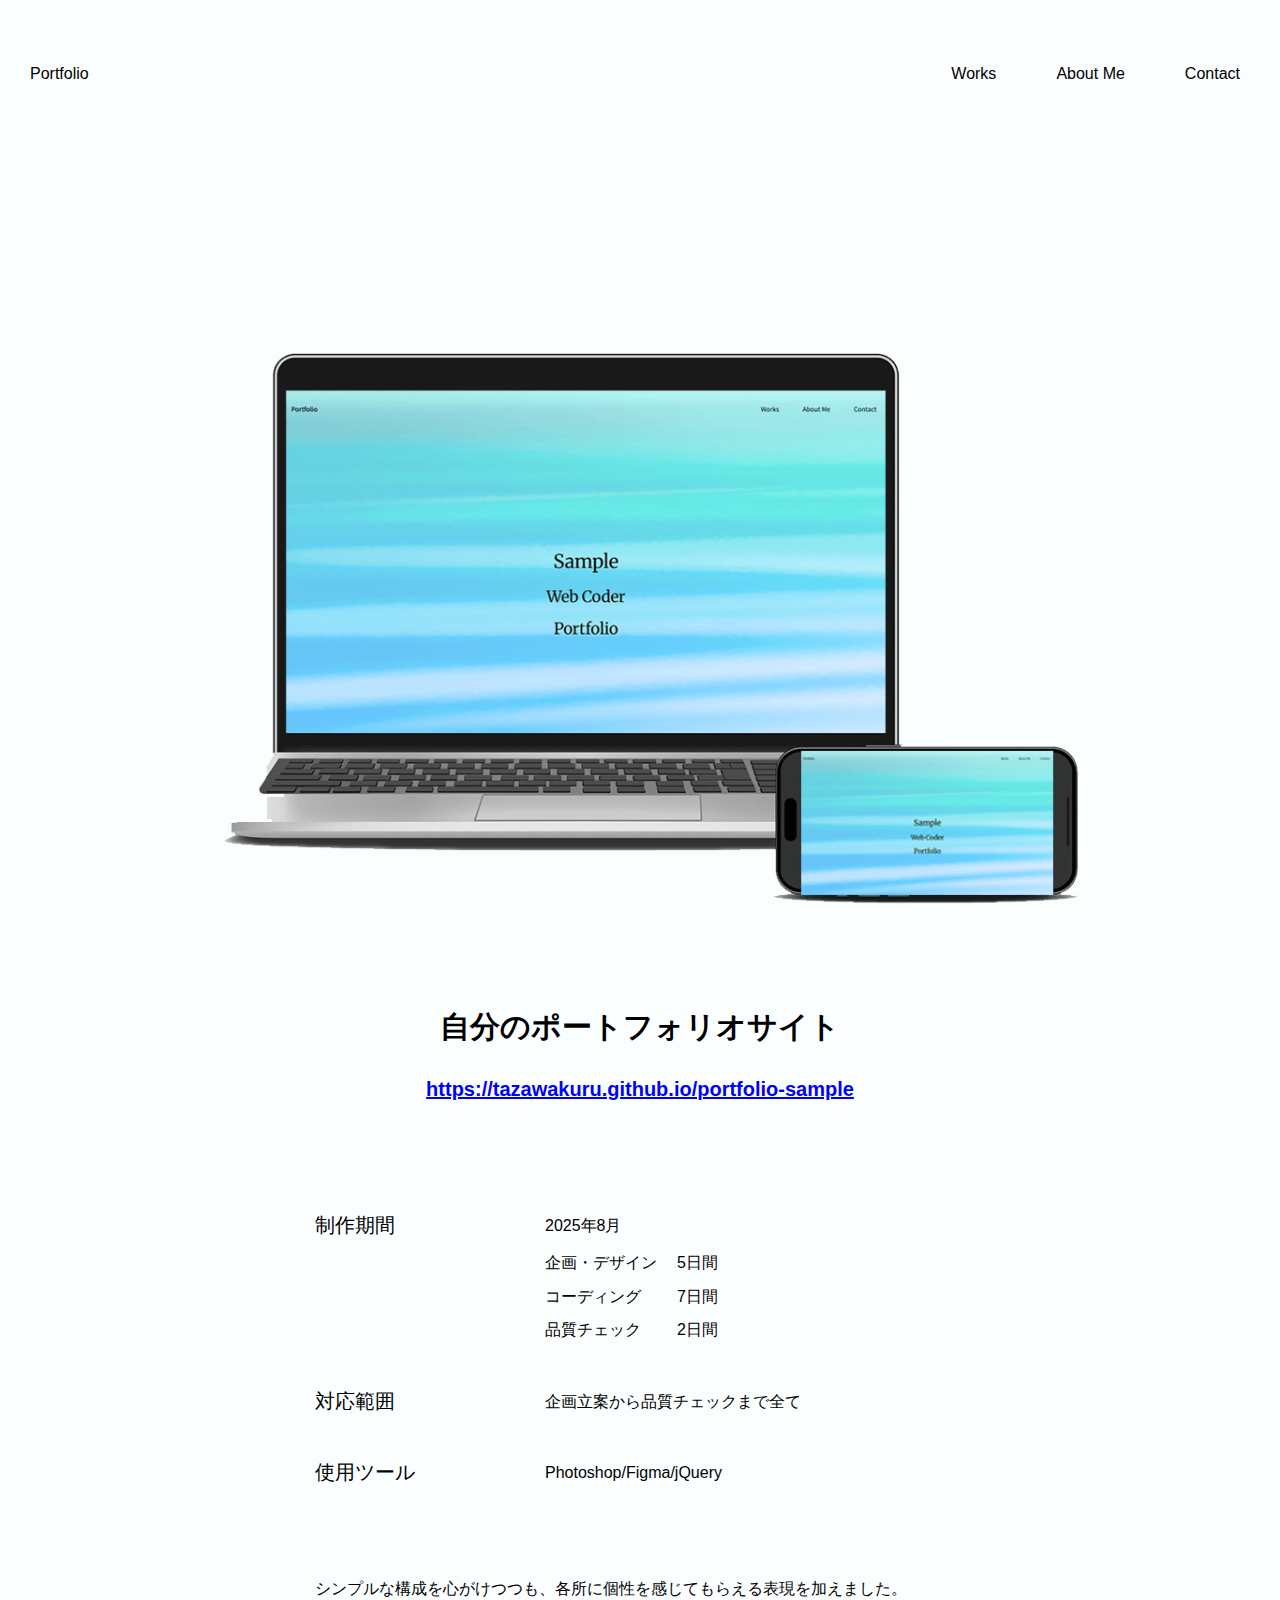
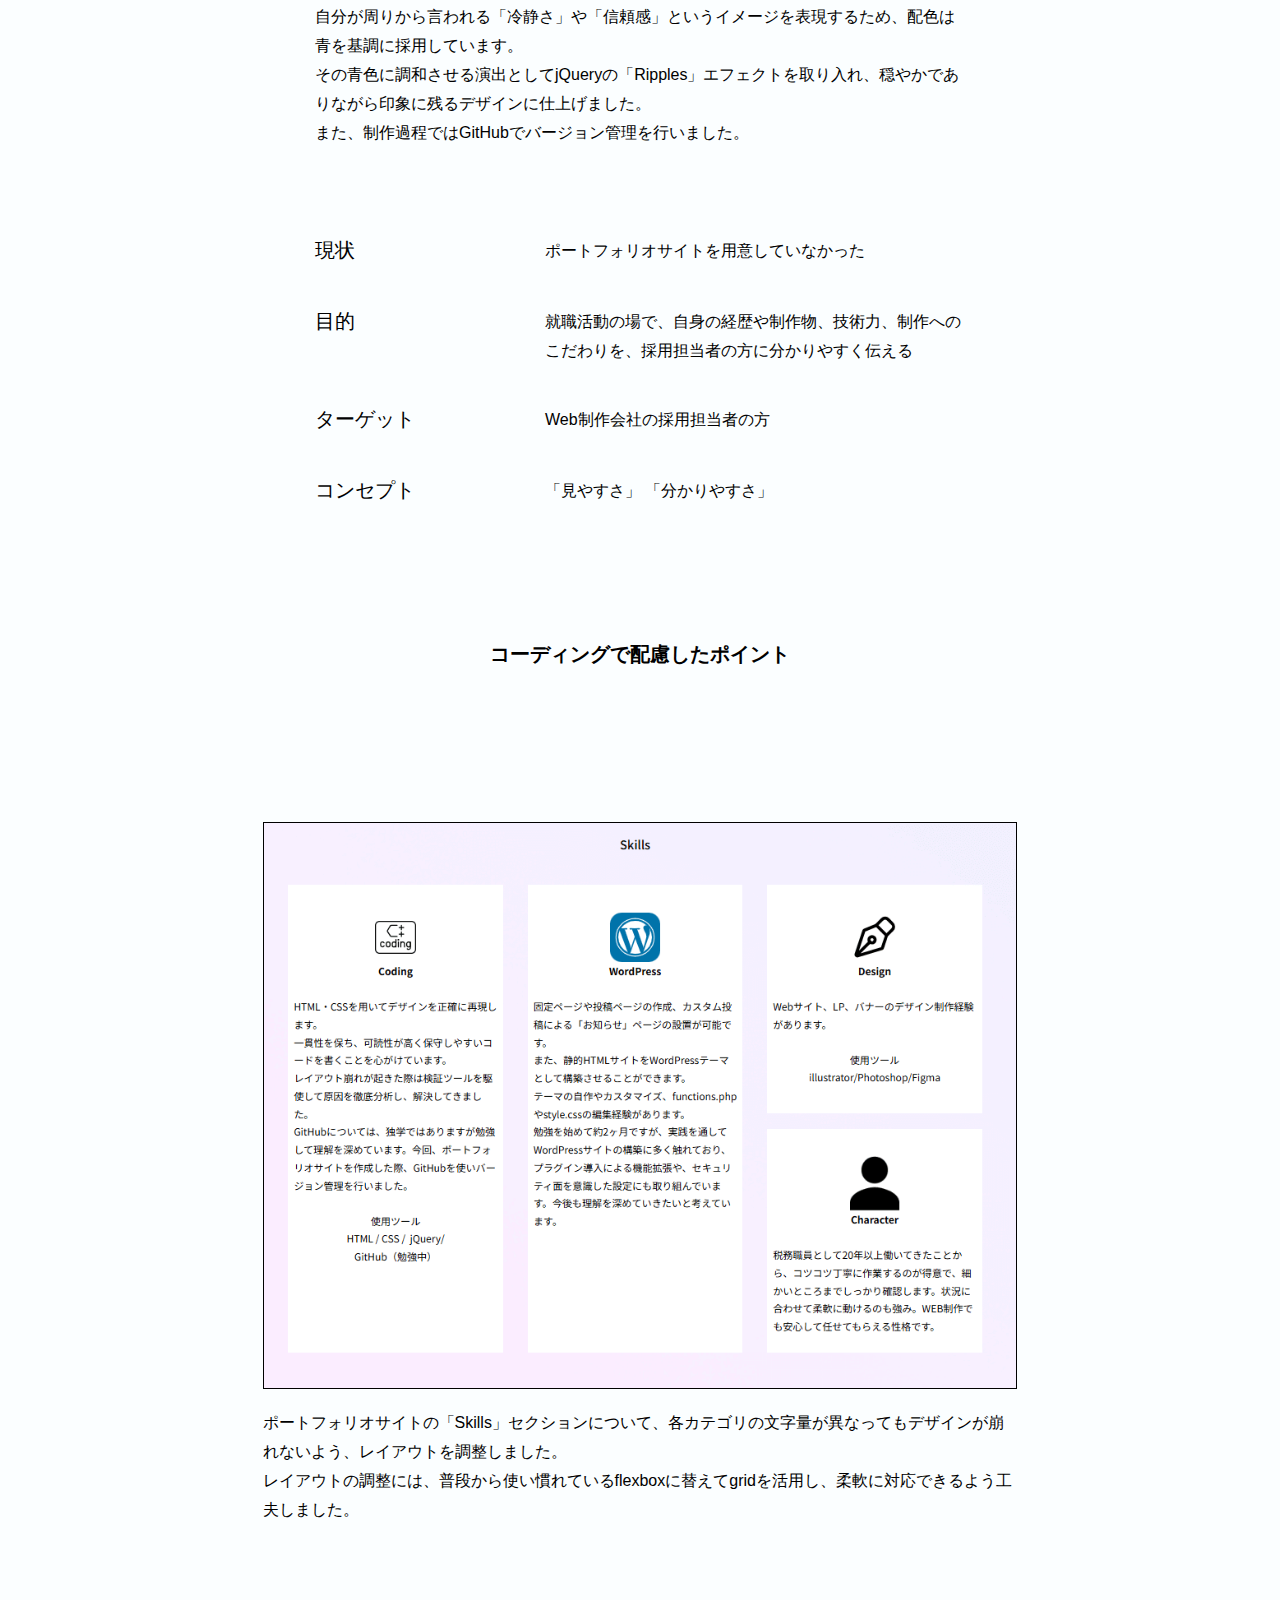
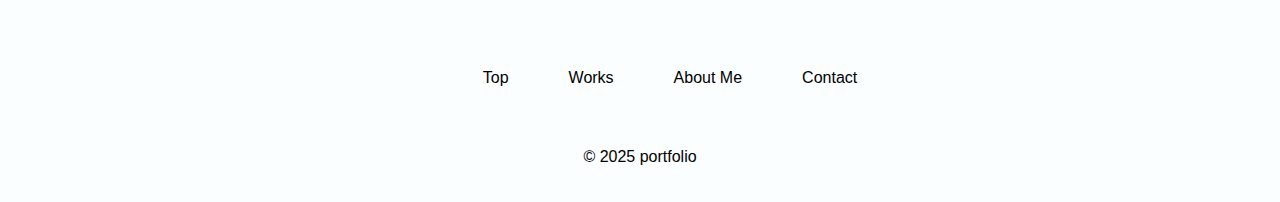
<file: portfolio-disc.html>
<!DOCTYPE html>
<html lang="ja">

<head>
    <meta charset="UTF-8">
    <meta name="viewport" content="width=device-width, initial-scale=1.0">
    <meta name="description" content="ポートフォリオの作品の一つ、ポートフォリオサイトの紹介です">
    <title>ポートフォリオサイト｜my Portfolio</title>

    <meta name="robots" content="noindex,follow">

    <link rel="icon" type="image/svg" href="image/icon-favicon.svg">

    <meta property="og:title" content="Web|Coder|Portfolio">
    <meta property="og:description" content="ポートフォリオサイト。制作実績やスキルをご紹介しています。">
    <meta property="og:type" content="website">
    <meta property="og:url" content="https://tazawakuru.github.io/portfolio-sample/">
    <meta property="og:image" content="https://tazawakuru.github.io/portfolio-sample/image/top-ogp">
    <meta property="og:site_name" content="my Portfolio">

    <meta name="twitter:card" content="summary_large_image">
    <meta name="twitter:title" content="Web|Coder|Portfolio">
    <meta name="twitter:description" content="ポートフォリオサイト。制作実績やスキルをご紹介しています。">
    <meta name="twitter:image" content="https://tazawakuru.github.io/portfolio-sample/image/top-ogp">

    <link rel="preconnect" href="https://fonts.googleapis.com">
    <link rel="preconnect" href="https://fonts.gstatic.com" crossorigin>
    <link
        href="https://fonts.googleapis.com/css2?family=Merriweather:ital,opsz,wght@0,18..144,300..900;1,18..144,300..900&display=swap"
        rel="stylesheet">

    <link rel="stylesheet" href="css/destyle.css">
    <link rel="stylesheet" href="css/style.css">
    <link rel="stylesheet" href="css/pages/portfolio.css">
</head>

<body>
    <header class="header">
        <div class="header__container">
            <div class="taz-title-wrapper">
                <p class="taz-title"><a href="index.html"> Portfolio</a></p>
            </div>
            <nav class="pc-nav">
                <ul class="pc-nav__list">
                    <li class="pc-menu-item"><a href="index.html#works">Works</a></li>
                    <li class="pc-menu-item"><a href="index.html#about">About Me</a></li>
                    <li class="pc-menu-item"><a href="index.html#contact">Contact</a></li>
                </ul>
            </nav>
            <!-- ハンバーガーbtn -->
            <button class="sp-menu-btn"><img src="image/menu-humb-icon.png" alt=""></button>
        </div>
        <!-- モーダル -->
        <div class="sp-menu">
            <button class="sp-menu-close"><img src="image/menu-close-icon.png" alt=""></button>
            <nav class="sp-menu-nav">
                <ul>
                    <li><a href="index.html" class="sp-menu-item">Top</a></li>
                    <li><a href="index.html#works" class="sp-menu-item">Works</a></li>
                    <li><a href="index.html#about" class="sp-menu-item">About Me</a></li>
                    <li><a href="index.html#contact" class="sp-menu-item">Contact</a></li>
                </ul>
            </nav>
        </div>
    </header>

    <main class="portfolio">
        <div class="portfolio__container">
            <div class="portfolio__site-head">
                <img class="portfolio__site-image" src="image/pc-sp-view-portfolio.png" alt="ポートフォリオサイトトップページ">
                <h1 class="portfolio__site-title">自分の<br class="spBr">ポートフォリオサイト</h1>
                <p class="portfolio__site-url"><a href="https://tazawakuru.github.io/portfolio-sample">https://tazawakuru.github.io/portfolio-sample</a></p>
            </div>
            <div class="site-work">

                <div class="site-work__item">
                    <h2 class="site-work__title">制作期間</h2>
                    <div class="site-work__wrapper">
                        <p class="site-work__duration">2025年8月</p>
                        <div class="site-work__period">
                            <div class="site-work__row">
                                <div class="site-work__task">企画・デザイン</div>
                                <div class="site-work__days">5日間</div>
                            </div>
                            <div class="site-work__row">
                                <div class="site-work__task">コーディング</div>
                                <div class="site-work__days">7日間</div>
                            </div>
                            <div class="site-work__row">
                                <div class="site-work__task">品質チェック</div>
                                <div class="site-work__days">2日間</div>
                            </div>
                        </div>
                    </div>
                </div>

                <div class="site-work__item">
                    <h2 class="site-work__title">対応範囲</h2>
                    <p class="site-work__duration">企画立案から品質チェックまで全て</p>
                </div>

                <div class="site-work__item">
                    <h2 class="site-work__title">使用ツール</h2>
                    <p class="site-work__duration">Photoshop/Figma/jQuery</p>
                </div>

                <div class="site-work__item">
                    <p class="site-work__text">
                        シンプルな構成を心がけつつも、各所に個性を感じてもらえる表現を加えました。<br>自分が周りから言われる「冷静さ」や「信頼感」というイメージを表現するため、配色は青を基調に採用しています。<br>その青色に調和させる演出としてjQueryの「Ripples」エフェクトを取り入れ、穏やかでありながら印象に残るデザインに仕上げました。<br>
                        また、制作過程ではGitHubでバージョン管理を行いました。
                    </p>
                </div>

                <div class="site-work__item">
                    <h2 class="site-work__title">現状</h2>
                    <p class="site-work__duration">ポートフォリオサイトを用意していなかった</p>
                </div>

                <div class="site-work__item">
                    <h2 class="site-work__title">目的</h2>
                    <p class="site-work__duration">就職活動の場で、自身の経歴や制作物、技術力、制作へのこだわりを、採用担当者の方に分かりやすく伝える</p>
                </div>

                <div class="site-work__item">
                    <h2 class="site-work__title">ターゲット</h2>
                    <p class="site-work__duration">Web制作会社の採用担当者の方</p>
                </div>

                <div class="site-work__item">
                    <h2 class="site-work__title">コンセプト</h2>
                    <p class="site-work__duration">「見やすさ」 「分かりやすさ」 </p>
                </div>

            </div>

        </div>
    </main>

    <section class="portfolio-coding">
        <div class="portfolio-coding__container">
            <h2 class="portfolio-coding__title">コーディングで<br class="spBr">配慮したポイント</h2>
            <div class="portfolio-coding__list">
                <div class="portfolio-coding__item">
                    <img src="image/image-portfolio-01.png" alt="自分のポートフォリオサイトの、「Skills」セクションの画像">
                    <p>ポートフォリオサイトの「Skills」セクションについて、各カテゴリの文字量が異なってもデザインが崩れないよう、レイアウトを調整しました。<br>レイアウトの調整には、普段から使い慣れているflexboxに替えてgridを活用し、柔軟に対応できるよう工夫しました。
                    </p>
                </div>

            </div>
        </div>
    </section>

    <footer class="footer">
        <div class="footer__container">
            <nav class="pc-nav">
                <ul class="pc-footer-nav__list">
                    <li class="pc-menu-item"><a href="index.html">Top</a></li>
                    <li class="pc-menu-item"><a href="index.html#works">Works</a></li>
                    <li class="pc-menu-item"><a href="index.html#about">About Me</a></li>
                    <li class="pc-menu-item"><a href="index.html#contact">Contact</a></li>
                </ul>
            </nav>
            <p class="copy"><small>&copy; 2025 portfolio</small></p>
        </div>
    </footer>

    <!-- jQuery -->
    <script src="https://code.jquery.com/jquery-3.7.1.min.js"></script>
    <!-- Ripples plugin -->
    <script src="js/jquery.ripples-min.js"></script>
    <script src="js/main.js"></script>
</body>

</html>
</file>
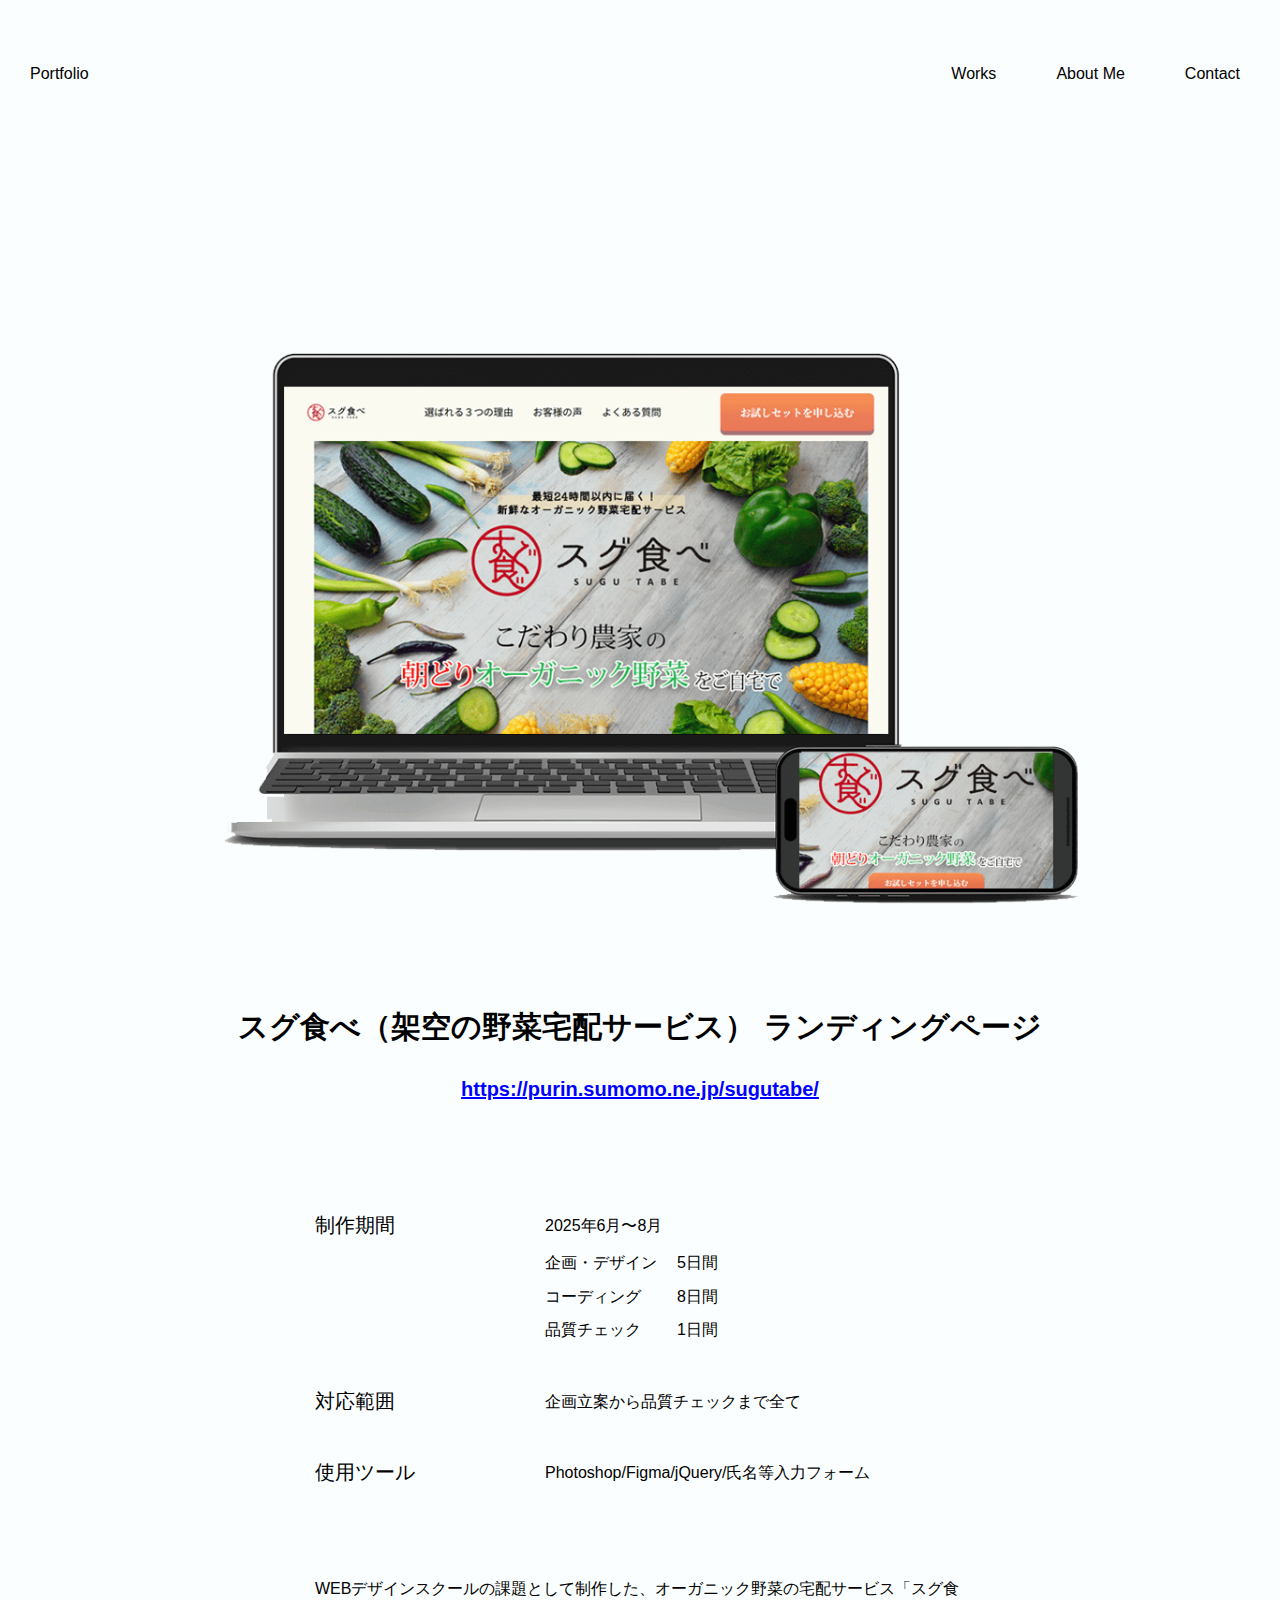
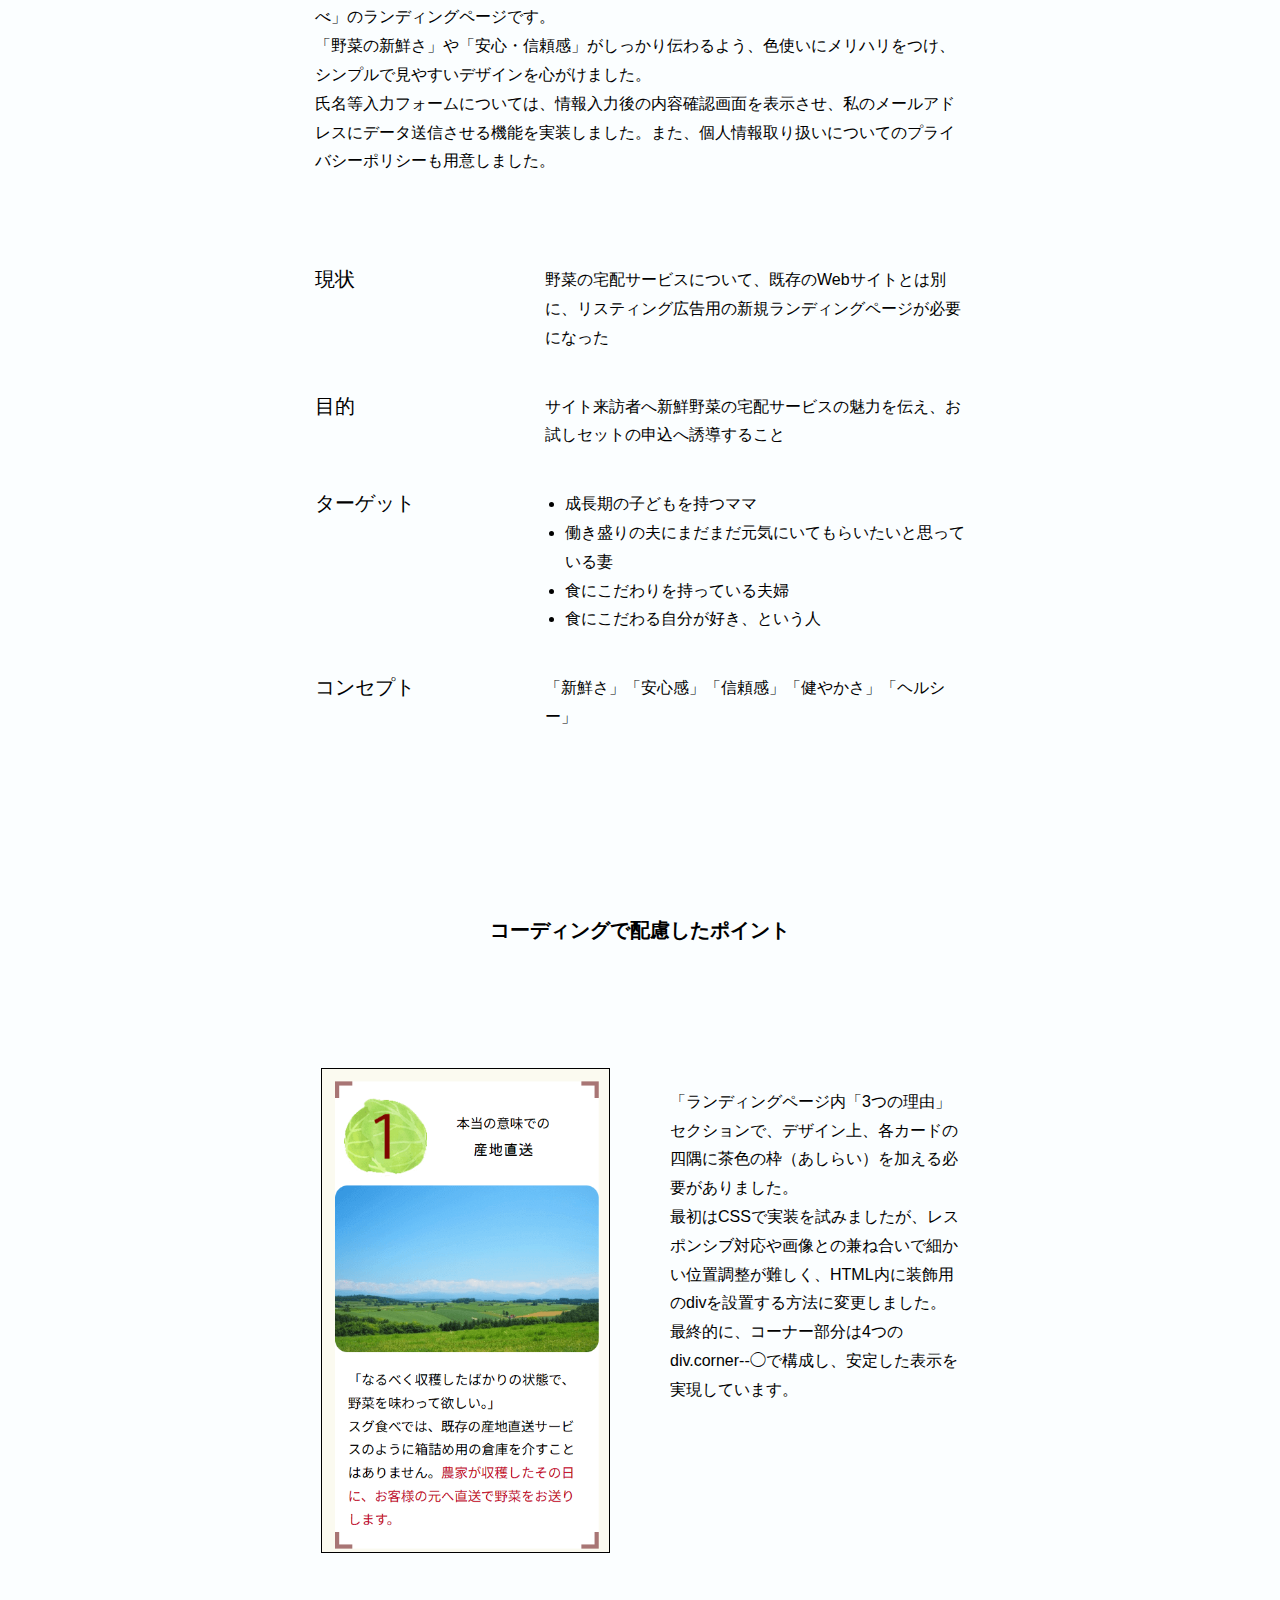
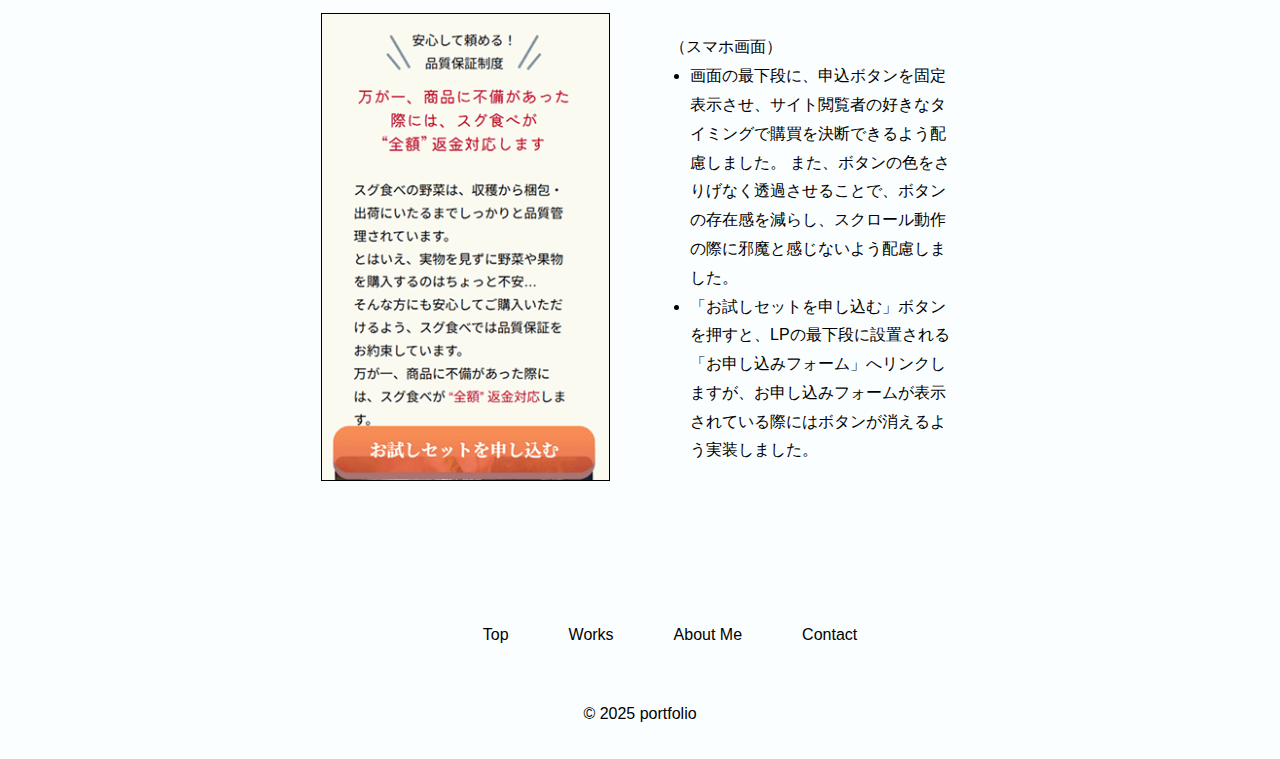
<file: sugutabe.html>
<!DOCTYPE html>
<html lang="ja">

<head>
    <meta charset="UTF-8">
    <meta name="viewport" content="width=device-width, initial-scale=1.0">
    <meta name="description" content="ポートフォリオの作品の一つ、スグ食べ（オーガニック野菜宅配）ランディングページの紹介です">
    <title>スグ食べ（オーガニック野菜宅配）ランディングページ｜my Portfolio</title>

    <meta name="robots" content="noindex,follow">

    <link rel="icon" type="image/svg" href="image/icon-favicon.svg">

    <meta property="og:title" content="Web|Coder|Portfolio">
    <meta property="og:description" content="ポートフォリオサイト。制作実績やスキルをご紹介しています。">
    <meta property="og:type" content="website">
    <meta property="og:url" content="https://tazawakuru.github.io/portfolio-sample/">
    <meta property="og:image" content="https://tazawakuru.github.io/portfolio-sample/image/top-ogp">
    <meta property="og:site_name" content="my Portfolio">

    <meta name="twitter:card" content="summary_large_image">
    <meta name="twitter:title" content="Web|Coder|Portfolio">
    <meta name="twitter:description" content="ポートフォリオサイト。制作実績やスキルをご紹介しています。">
    <meta name="twitter:image" content="https://tazawakuru.github.io/portfolio-sample/image/top-ogp">

    <link rel="preconnect" href="https://fonts.googleapis.com">
    <link rel="preconnect" href="https://fonts.gstatic.com" crossorigin>
    <link
        href="https://fonts.googleapis.com/css2?family=Merriweather:ital,opsz,wght@0,18..144,300..900;1,18..144,300..900&display=swap"
        rel="stylesheet">

    <link rel="stylesheet" href="css/destyle.css">
    <link rel="stylesheet" href="css/style.css">
    <link rel="stylesheet" href="css/pages/sugutabe.css">
</head>

<body>
    <header class="header">
        <div class="header__container">
            <div class="taz-title-wrapper">
                <p class="taz-title"><a href="index.html">Portfolio</a></p>
            </div>
            <nav class="pc-nav">
                <ul class="pc-nav__list">
                    <li class="pc-menu-item"><a href="index.html#works">Works</a></li>
                    <li class="pc-menu-item"><a href="index.html#about">About Me</a></li>
                    <li class="pc-menu-item"><a href="index.html#contact">Contact</a></li>
                </ul>
            </nav>
            <!-- ハンバーガーbtn -->
            <button class="sp-menu-btn"><img src="image/menu-humb-icon.png" alt=""></button>
        </div>
        <!-- モーダル -->
        <div class="sp-menu">
            <button class="sp-menu-close"><img src="image/menu-close-icon.png" alt=""></button>
            <nav class="sp-menu-nav">
                <ul>
                    <li><a href="index.html" class="sp-menu-item">Top</a></li>
                    <li><a href="index.html#works" class="sp-menu-item">Works</a></li>
                    <li><a href="index.html#about" class="sp-menu-item">About Me</a></li>
                    <li><a href="index.html#contact" class="sp-menu-item">Contact</a></li>
                </ul>
            </nav>
        </div>
    </header>

    <main class="sugutabe">
        <div class="sugutabe__container">
            <div class="sugutabe__site-head">
                <img class="sugutabe__site-image" src="image/pc-sp-view-sugutabe.png" alt="スグ食べ（架空の野菜宅配サービスランディングページ">
                <h1 class="sugutabe__site-title">スグ食べ（架空の野菜宅配サービス）
                    <br class="spBr">ランディングページ
                </h1>
                <p class="sugutabe__site-url"><a
                        href="https://purin.sumomo.ne.jp/sugutabe/" target="_blank" rel="noopener noreferrer">https://purin.sumomo.ne.jp/sugutabe/</a></p>
            </div>
            <div class="site-work">

                <div class="site-work__item">
                    <h2 class="site-work__title">制作期間</h2>
                    <div class="site-work__wrapper">
                        <p class="site-work__duration">2025年6月〜8月</p>
                        <div class="site-work__period">
                            <div class="site-work__row">
                                <div class="site-work__task">企画・デザイン</div>
                                <div class="site-work__days">5日間</div>
                            </div>
                            <div class="site-work__row">
                                <div class="site-work__task">コーディング</div>
                                <div class="site-work__days">8日間</div>
                            </div>
                            <div class="site-work__row">
                                <div class="site-work__task">品質チェック</div>
                                <div class="site-work__days">1日間</div>
                            </div>
                        </div>
                    </div>
                </div>

                <div class="site-work__item">
                    <h2 class="site-work__title">対応範囲</h2>
                    <p class="site-work__duration">企画立案から品質チェックまで全て</p>
                </div>

                <div class="site-work__item">
                    <h2 class="site-work__title">使用ツール</h2>
                    <p class="site-work__duration">Photoshop/Figma/jQuery/氏名等入力フォーム</p>
                </div>

                <div class="site-work__item">
                    <p class="site-work__text">
                        WEBデザインスクールの課題として制作した、オーガニック野菜の宅配サービス「スグ食べ」のランディングページです。<br>
                        「野菜の新鮮さ」や「安心・信頼感」がしっかり伝わるよう、色使いにメリハリをつけ、シンプルで見やすいデザインを心がけました。<br>
                        氏名等入力フォームについては、情報入力後の内容確認画面を表示させ、私のメールアドレスにデータ送信させる機能を実装しました。また、個人情報取り扱いについてのプライバシーポリシーも用意しました。
                    </p>
                </div>

                <div class="site-work__item">
                    <h2 class="site-work__title">現状</h2>
                    <p class="site-work__duration">野菜の宅配サービスについて、既存のWebサイトとは別に、リスティング広告用の新規ランディングページが必要になった</p>
                </div>
                <div class="site-work__item">
                    <h2 class="site-work__title">目的</h2>
                    <p class="site-work__duration">サイト来訪者へ新鮮野菜の宅配サービスの魅力を伝え、お試しセットの申込へ誘導すること</p>
                </div>

                <div class="site-work__item">
                    <h2 class="site-work__title">ターゲット</h2>
                    <ul class="site-work__duration site-work__duration--list">
                        <li>成長期の子どもを持つママ</li>
                        <li>働き盛りの夫にまだまだ元気にいてもらいたいと思っている妻</li>
                        <li>食にこだわりを持っている夫婦</li>
                        <li>食にこだわる自分が好き、という人</li>
                    </ul>
                </div>

                <div class="site-work__item">
                    <h2 class="site-work__title">コンセプト</h2>
                    <p class="site-work__duration">「新鮮さ」「安心感」「信頼感」「健やかさ」「ヘルシー」</p>
                </div>
            </div>
        </div>
    </main>

    <section class="sugutabe-coding">
        <div class="sugutabe-coding__container">
            <h2 class="sugutabe-coding__title">コーディングで<br class="spBr">配慮したポイント</h2>
            <div class="sugutabe-coding__list">
                <div class="sugutabe-coding__item">
                    <img src="image/image-sugutabe-01.png" alt="ランディングページ内「３つの理由」セクションの画像">
                    <p>「ランディングページ内「3つの理由」セクションで、デザイン上、各カードの四隅に茶色の枠（あしらい）を加える必要がありました。<br>最初はCSSで実装を試みましたが、レスポンシブ対応や画像との兼ね合いで細かい位置調整が難しく、HTML内に装飾用のdivを設置する方法に変更しました。<br>最終的に、コーナー部分は4つのdiv.corner--◯で構成し、安定した表示を実現しています。
                    </p>
                </div>
                <div class="sugutabe-coding__item">
                    <img src="image/image-sugutabe-02.png" alt="「お試しセットを申し込む」ボタンの画像">
                    <div>
                        <p>（スマホ画面）</p>
                        <ul class="sugutabe-coding__item--list">
                            <li>画面の最下段に、申込ボタンを固定表示させ、サイト閲覧者の好きなタイミングで購買を決断できるよう配慮しました。
                                また、ボタンの色をさりげなく透過させることで、ボタンの存在感を減らし、スクロール動作の際に邪魔と感じないよう配慮しました。</li>
                            <li>
                                「お試しセットを申し込む」ボタンを押すと、LPの最下段に設置される「お申し込みフォーム」へリンクしますが、お申し込みフォームが表示されている際にはボタンが消えるよう実装しました。
                            </li>
                        </ul>
                    </div>

                </div>

            </div>
        </div>
    </section>

    <footer class="footer">
        <div class="footer__container">
            <nav class="pc-nav">
                <ul class="pc-footer-nav__list">
                    <li class="pc-menu-item"><a href="index.html">Top</a></li>
                    <li class="pc-menu-item"><a href="index.html#works">Works</a></li>
                    <li class="pc-menu-item"><a href="index.html#about">About Me</a></li>
                    <li class="pc-menu-item"><a href="index.html#contact">Contact</a></li>
                </ul>
            </nav>
            <p class="copy"><small>&copy; 2025 portfolio</small></p>
        </div>
    </footer>

    <!-- jQuery -->
    <script src="https://code.jquery.com/jquery-3.7.1.min.js"></script>
    <!-- Ripples plugin -->
    <script src="js/jquery.ripples-min.js"></script>
    <script src="js/main.js"></script>
</body>

</html>
</file>
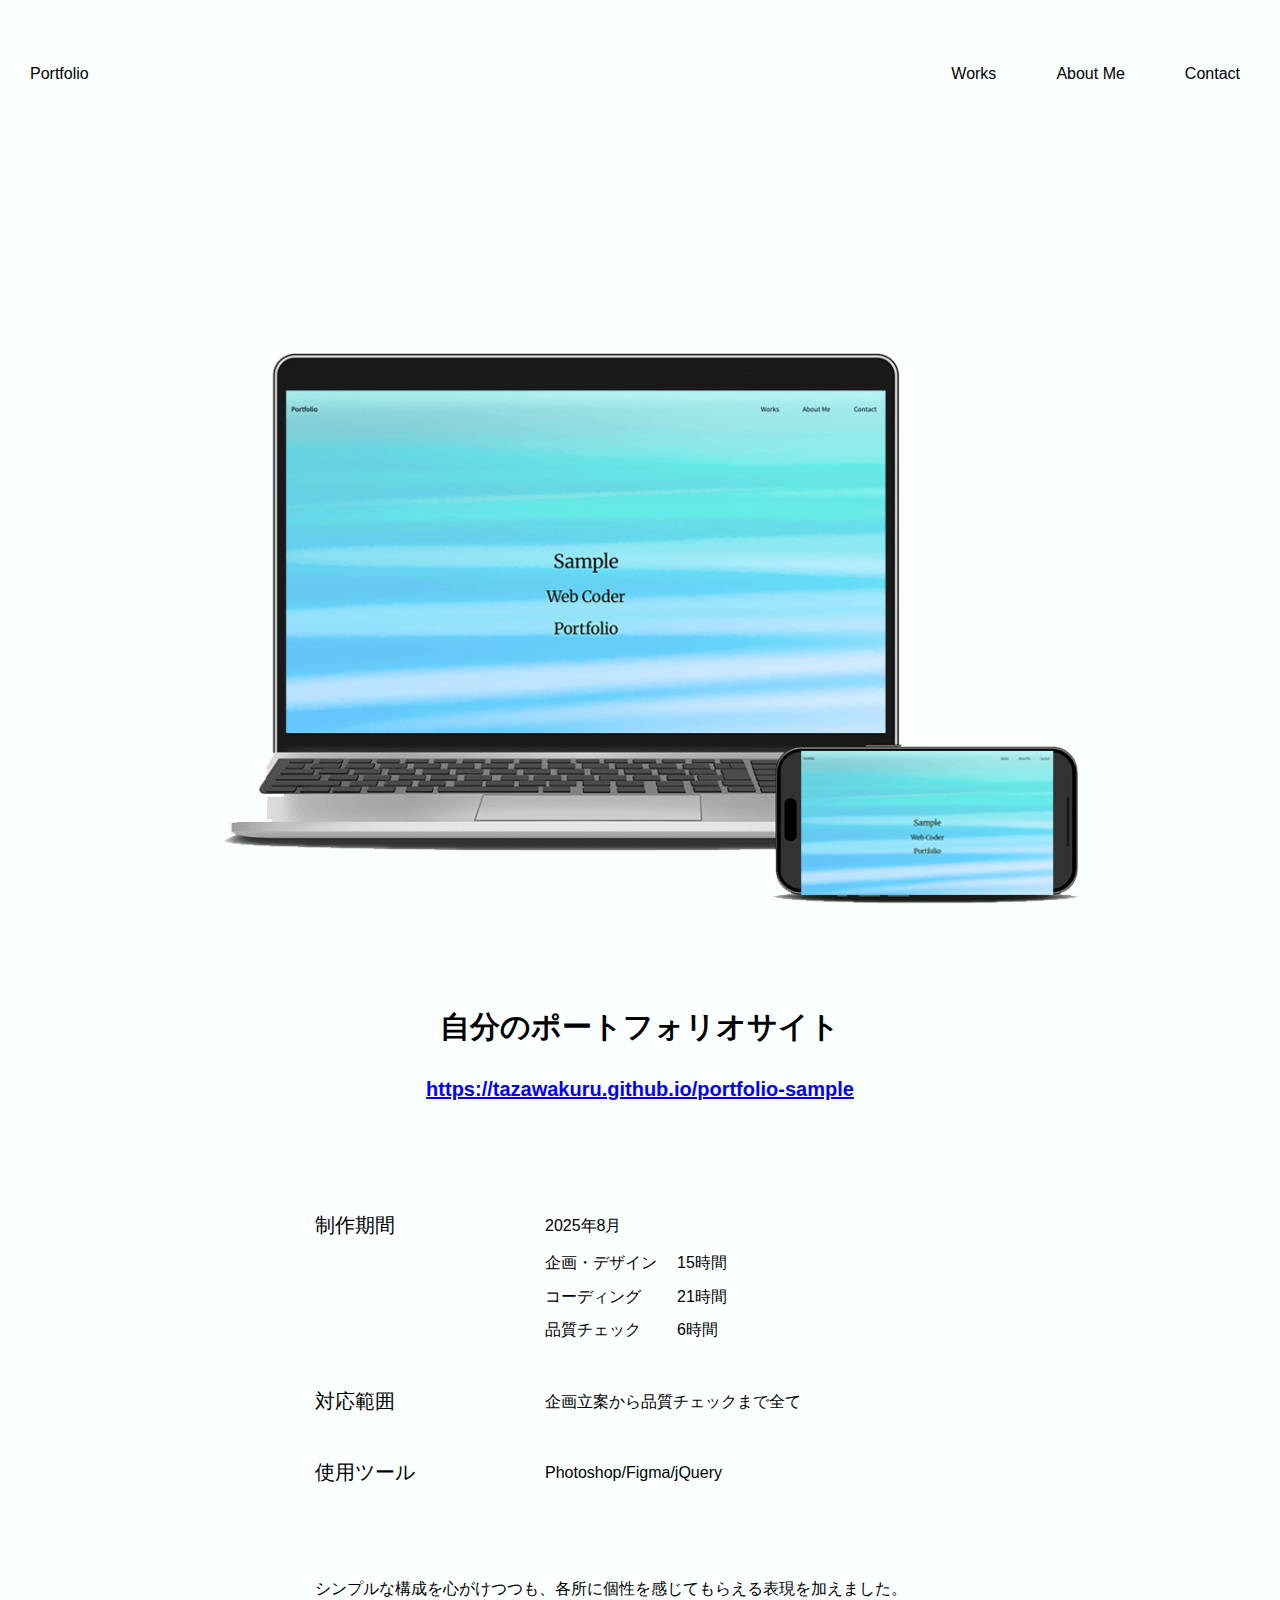
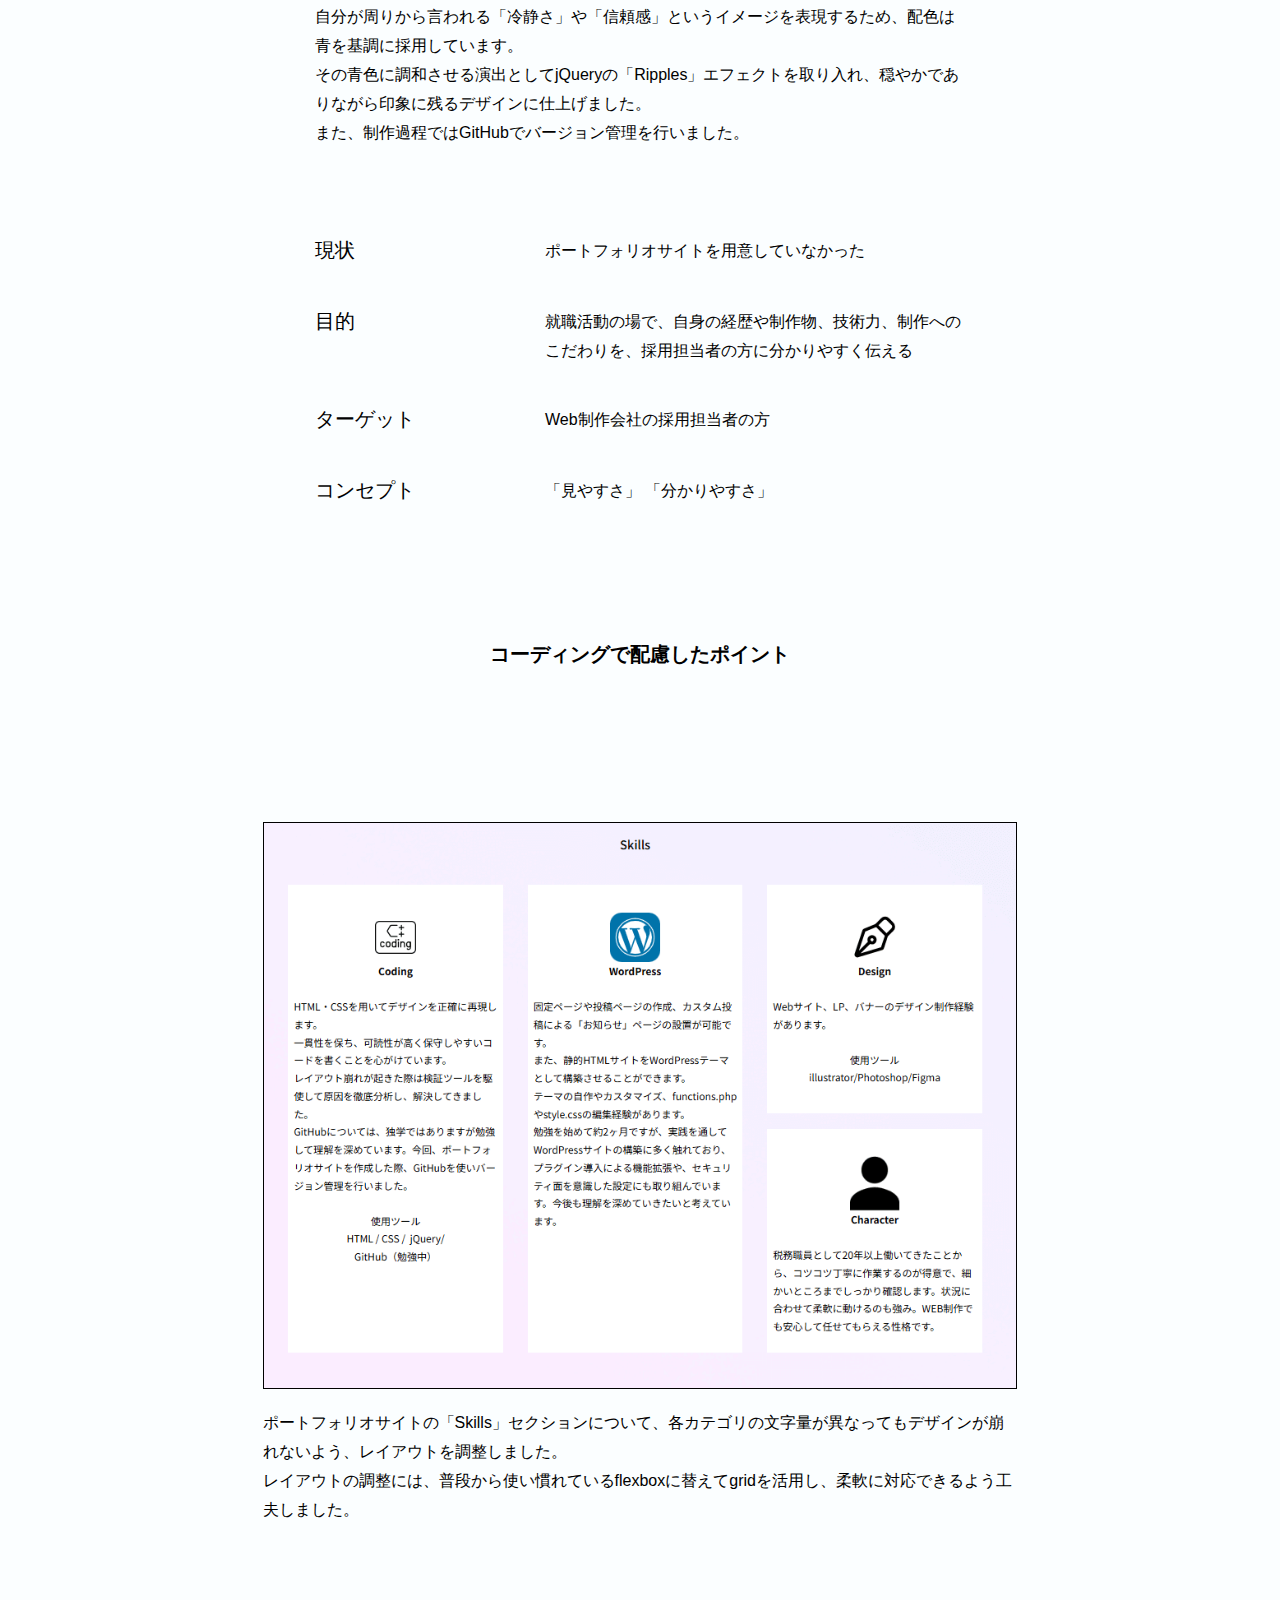
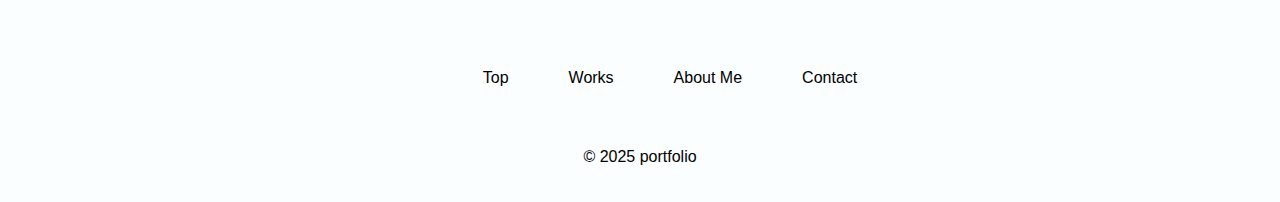
<file: kojinjouhou-nasi-portfolio-site0901/portfolio-disc.html>
<!DOCTYPE html>
<html lang="ja">

<head>
    <meta charset="UTF-8">
    <meta name="viewport" content="width=device-width, initial-scale=1.0">
    <meta name="description" content="ポートフォリオの作品の一つ、ポートフォリオサイトの紹介です">
    <title>ポートフォリオサイト｜my Portfolio</title>

    <meta name="robots" content="noindex,follow">

    <link rel="icon" type="image/svg" href="image/icon-favicon.svg">

    <meta property="og:title" content="Web|Coder|Portfolio">
    <meta property="og:description" content="ポートフォリオサイト。制作実績やスキルをご紹介しています。">
    <meta property="og:type" content="website">
    <meta property="og:url" content="https://tazawakuru.github.io/portfolio-sample/">
    <meta property="og:image" content="https://tazawakuru.github.io/portfolio-sample/image/top-ogp">
    <meta property="og:site_name" content="my Portfolio">

    <meta name="twitter:card" content="summary_large_image">
    <meta name="twitter:title" content="Web|Coder|Portfolio">
    <meta name="twitter:description" content="ポートフォリオサイト。制作実績やスキルをご紹介しています。">
    <meta name="twitter:image" content="https://tazawakuru.github.io/portfolio-sample/image/top-ogp">

    <link rel="preconnect" href="https://fonts.googleapis.com">
    <link rel="preconnect" href="https://fonts.gstatic.com" crossorigin>
    <link
        href="https://fonts.googleapis.com/css2?family=Merriweather:ital,opsz,wght@0,18..144,300..900;1,18..144,300..900&display=swap"
        rel="stylesheet">

    <link rel="stylesheet" href="css/destyle.css">
    <link rel="stylesheet" href="css/style.css">
    <link rel="stylesheet" href="css/pages/portfolio.css">
</head>

<body>
    <header class="header">
        <div class="header__container">
            <div class="taz-title-wrapper">
                <p class="taz-title"><a href="index.html"> Portfolio</a></p>
            </div>
            <nav class="pc-nav">
                <ul class="pc-nav__list">
                    <li class="pc-menu-item"><a href="index.html#works">Works</a></li>
                    <li class="pc-menu-item"><a href="index.html#about">About Me</a></li>
                    <li class="pc-menu-item"><a href="index.html#contact">Contact</a></li>
                </ul>
            </nav>
            <!-- ハンバーガーbtn -->
            <button class="sp-menu-btn"><img src="image/menu-humb-icon.png" alt=""></button>
        </div>
        <!-- モーダル -->
        <div class="sp-menu">
            <button class="sp-menu-close"><img src="image/menu-close-icon.png" alt=""></button>
            <nav class="sp-menu-nav">
                <ul>
                    <li><a href="index.html" class="sp-menu-item">Top</a></li>
                    <li><a href="index.html#works" class="sp-menu-item">Works</a></li>
                    <li><a href="index.html#about" class="sp-menu-item">About Me</a></li>
                    <li><a href="index.html#contact" class="sp-menu-item">Contact</a></li>
                </ul>
            </nav>
        </div>
    </header>

    <main class="portfolio">
        <div class="portfolio__container">
            <div class="portfolio__site-head">
                <img class="portfolio__site-image" src="image/pc-sp-view-portfolio.png" alt="ポートフォリオサイトトップページ">
                <h1 class="portfolio__site-title">自分の<br class="spBr">ポートフォリオサイト</h1>
                <p class="portfolio__site-url"><a href="https://tazawakuru.github.io/portfolio-sample">https://tazawakuru.github.io/portfolio-sample</a></p>
            </div>
            <div class="site-work">

                <div class="site-work__item">
                    <h2 class="site-work__title">制作期間</h2>
                    <div class="site-work__wrapper">
                        <p class="site-work__duration">2025年8月</p>
                        <div class="site-work__period">
                            <div class="site-work__row">
                                <div class="site-work__task">企画・デザイン</div>
                                <div class="site-work__days">15時間</div>
                            </div>
                            <div class="site-work__row">
                                <div class="site-work__task">コーディング</div>
                                <div class="site-work__days">21時間</div>
                            </div>
                            <div class="site-work__row">
                                <div class="site-work__task">品質チェック</div>
                                <div class="site-work__days">6時間</div>
                            </div>
                        </div>
                    </div>
                </div>

                <div class="site-work__item">
                    <h2 class="site-work__title">対応範囲</h2>
                    <p class="site-work__duration">企画立案から品質チェックまで全て</p>
                </div>

                <div class="site-work__item">
                    <h2 class="site-work__title">使用ツール</h2>
                    <p class="site-work__duration">Photoshop/Figma/jQuery</p>
                </div>

                <div class="site-work__item">
                    <p class="site-work__text">
                        シンプルな構成を心がけつつも、各所に個性を感じてもらえる表現を加えました。<br>自分が周りから言われる「冷静さ」や「信頼感」というイメージを表現するため、配色は青を基調に採用しています。<br>その青色に調和させる演出としてjQueryの「Ripples」エフェクトを取り入れ、穏やかでありながら印象に残るデザインに仕上げました。<br>
                        また、制作過程ではGitHubでバージョン管理を行いました。
                    </p>
                </div>

                <div class="site-work__item">
                    <h2 class="site-work__title">現状</h2>
                    <p class="site-work__duration">ポートフォリオサイトを用意していなかった</p>
                </div>

                <div class="site-work__item">
                    <h2 class="site-work__title">目的</h2>
                    <p class="site-work__duration">就職活動の場で、自身の経歴や制作物、技術力、制作へのこだわりを、採用担当者の方に分かりやすく伝える</p>
                </div>

                <div class="site-work__item">
                    <h2 class="site-work__title">ターゲット</h2>
                    <p class="site-work__duration">Web制作会社の採用担当者の方</p>
                </div>

                <div class="site-work__item">
                    <h2 class="site-work__title">コンセプト</h2>
                    <p class="site-work__duration">「見やすさ」 「分かりやすさ」 </p>
                </div>

            </div>

        </div>
    </main>

    <section class="portfolio-coding">
        <div class="portfolio-coding__container">
            <h2 class="portfolio-coding__title">コーディングで<br class="spBr">配慮したポイント</h2>
            <div class="portfolio-coding__list">
                <div class="portfolio-coding__item">
                    <img src="image/image-portfolio-01.png" alt="自分のポートフォリオサイトの、「Skills」セクションの画像">
                    <p>ポートフォリオサイトの「Skills」セクションについて、各カテゴリの文字量が異なってもデザインが崩れないよう、レイアウトを調整しました。<br>レイアウトの調整には、普段から使い慣れているflexboxに替えてgridを活用し、柔軟に対応できるよう工夫しました。
                    </p>
                </div>

            </div>
        </div>
    </section>

    <footer class="footer">
        <div class="footer__container">
            <nav class="pc-nav">
                <ul class="pc-footer-nav__list">
                    <li class="pc-menu-item"><a href="index.html">Top</a></li>
                    <li class="pc-menu-item"><a href="index.html#works">Works</a></li>
                    <li class="pc-menu-item"><a href="index.html#about">About Me</a></li>
                    <li class="pc-menu-item"><a href="index.html#contact">Contact</a></li>
                </ul>
            </nav>
            <p class="copy"><small>&copy; 2025 portfolio</small></p>
        </div>
    </footer>

    <!-- jQuery -->
    <script src="https://code.jquery.com/jquery-3.7.1.min.js"></script>
    <!-- Ripples plugin -->
    <script src="js/jquery.ripples-min.js"></script>
    <script src="js/main.js"></script>
</body>

</html>
</file>
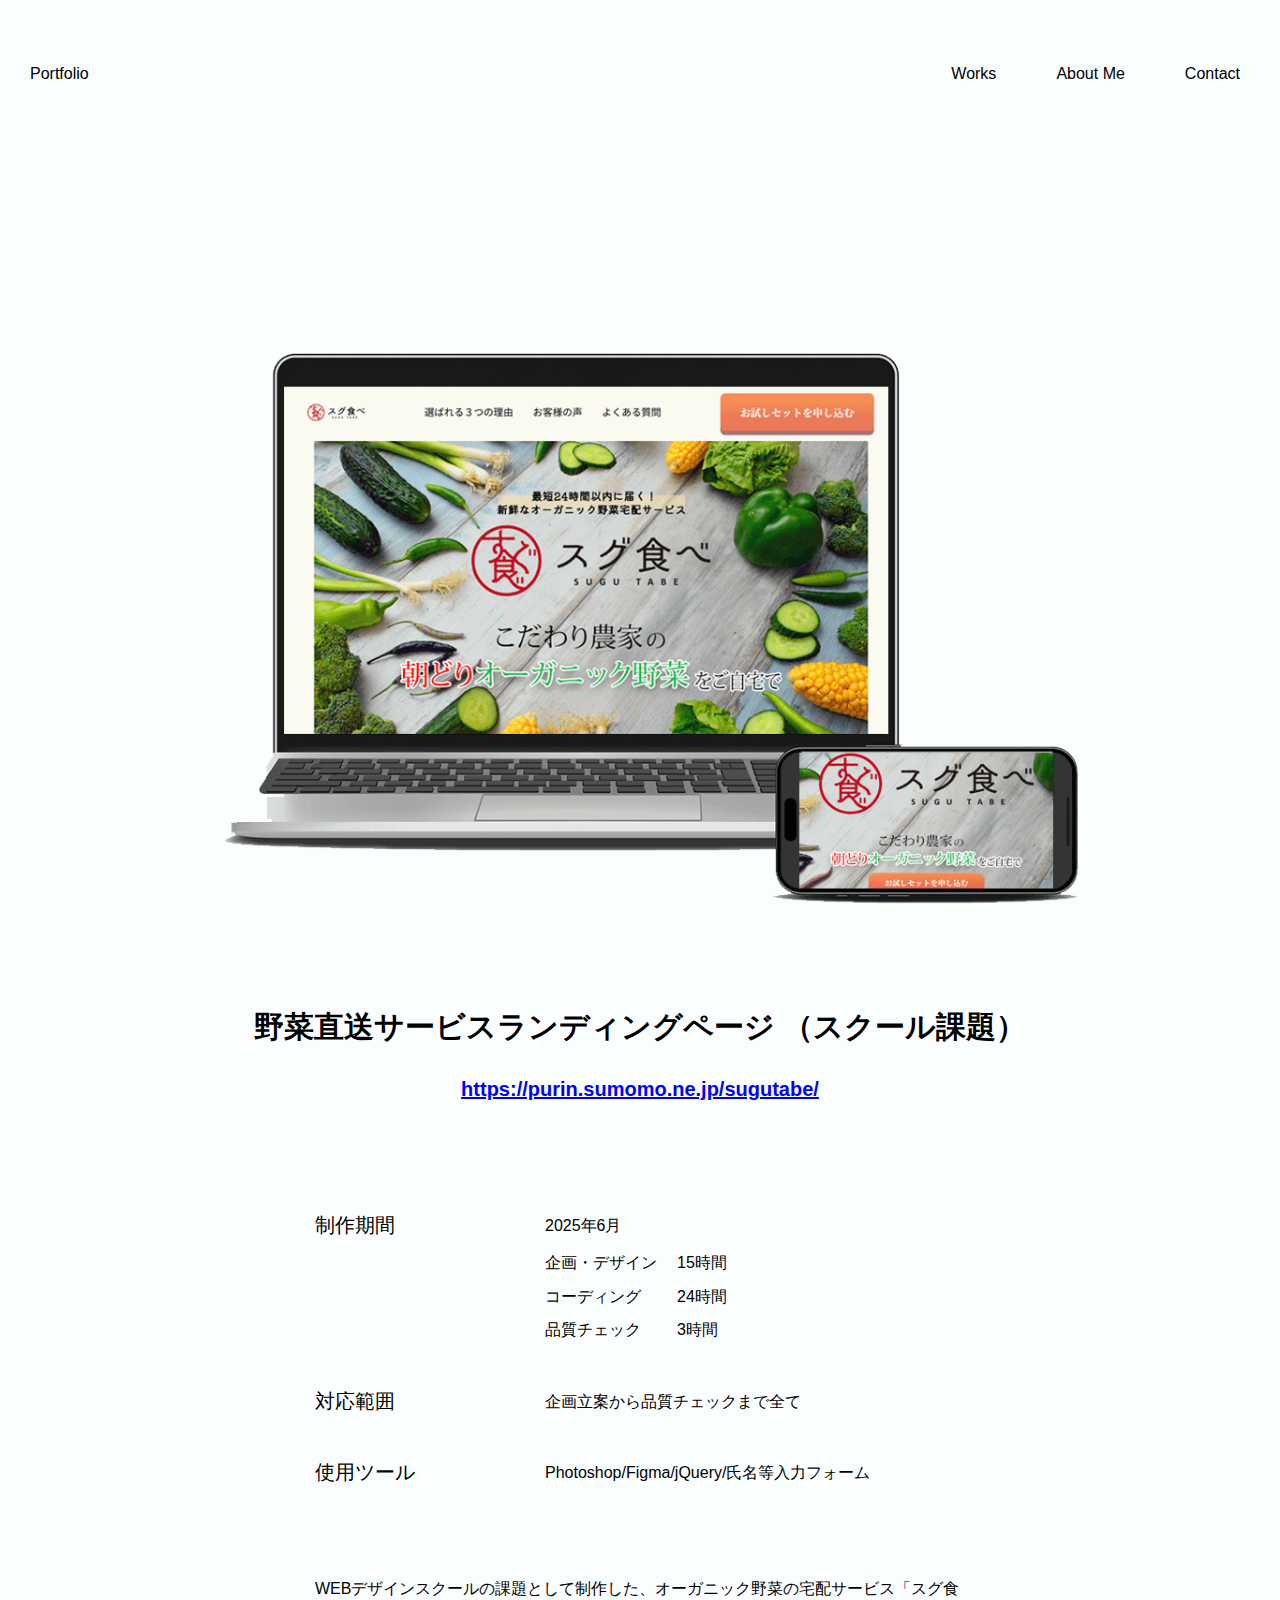
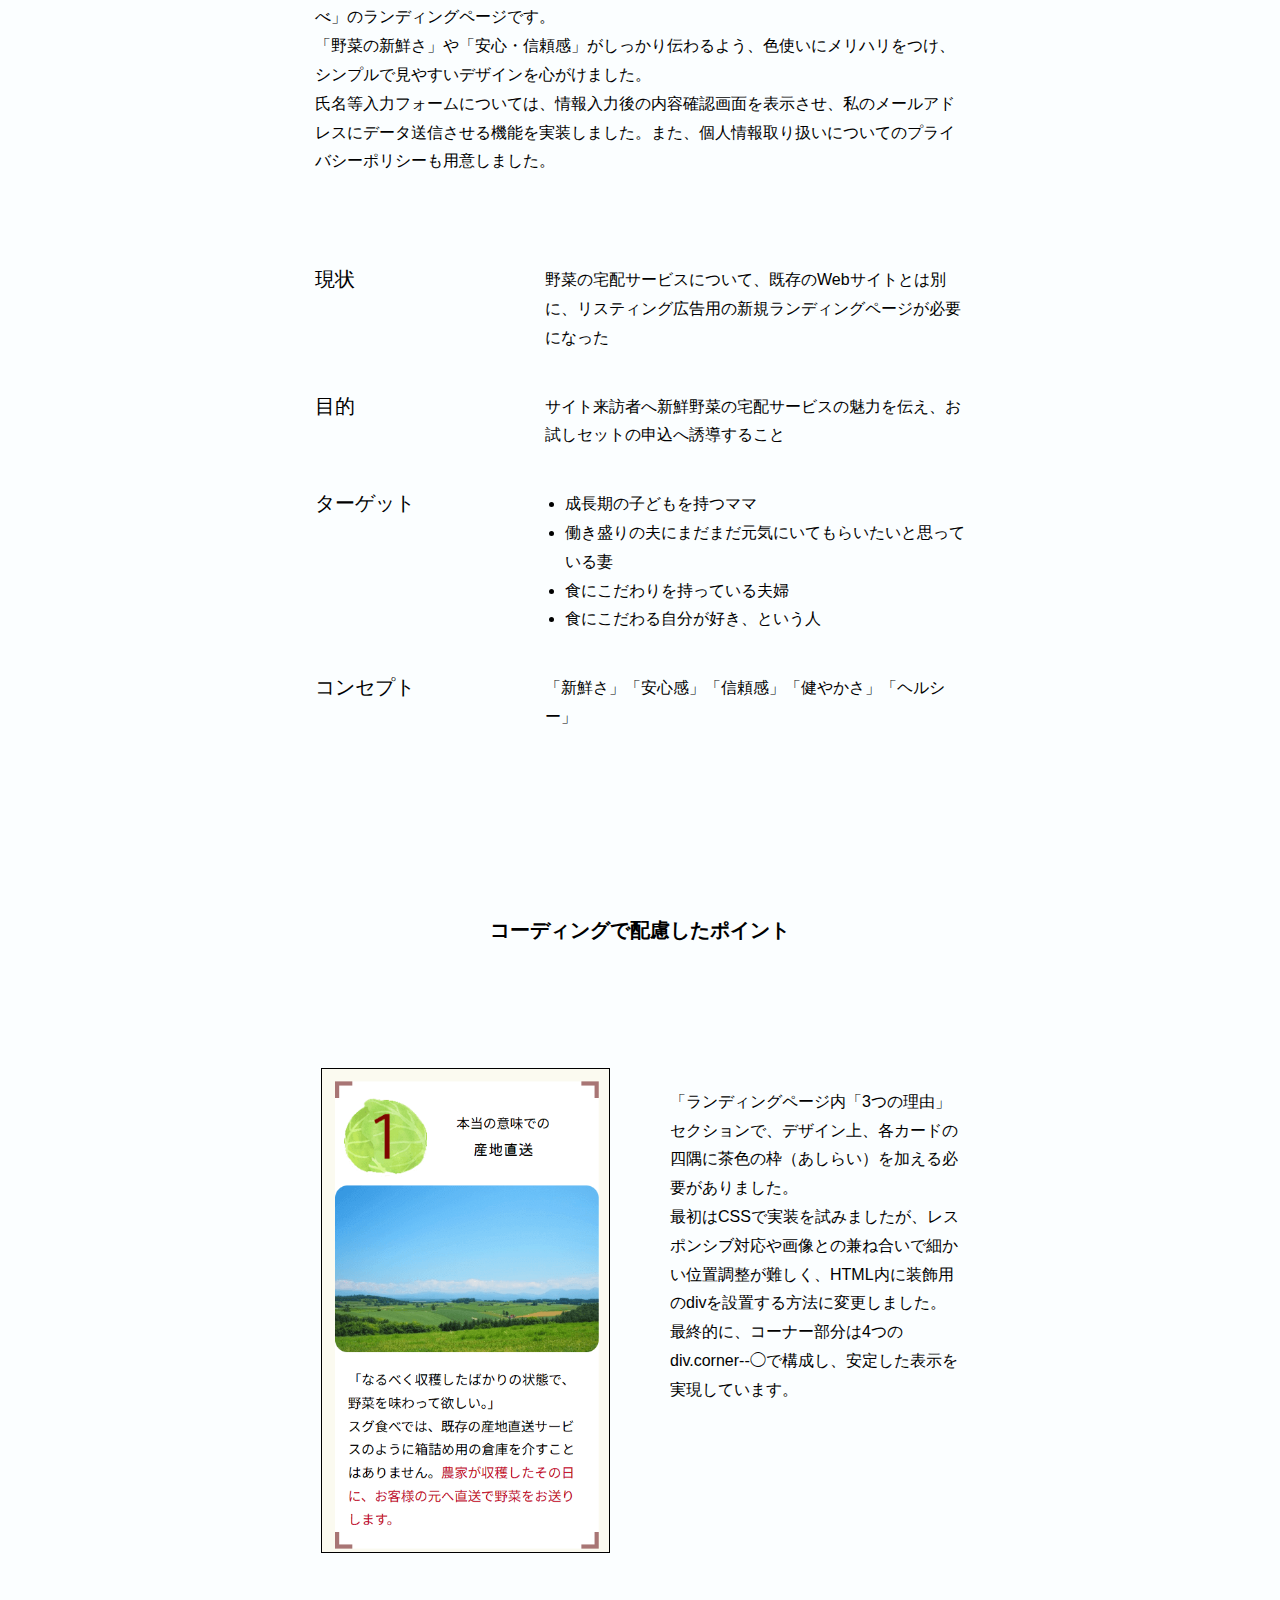
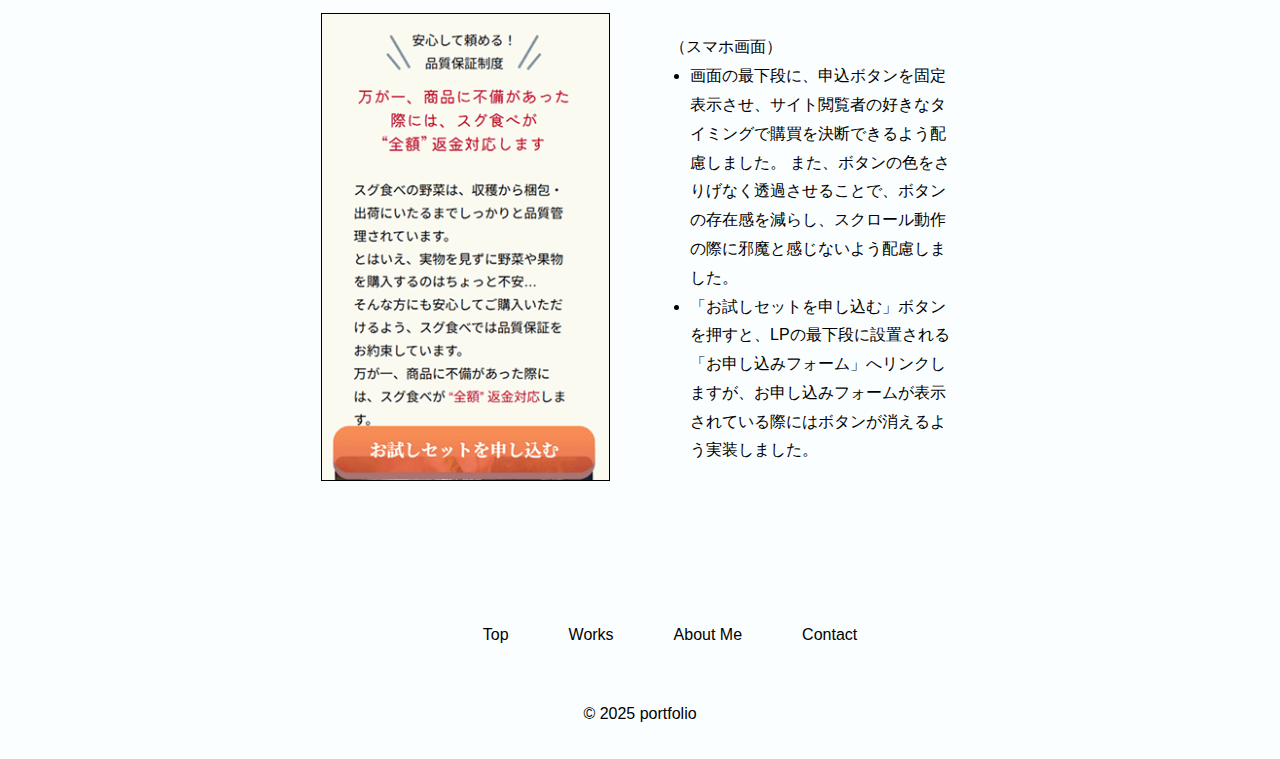
<file: kojinjouhou-nasi-portfolio-site0901/sugutabe.html>
<!DOCTYPE html>
<html lang="ja">

<head>
    <meta charset="UTF-8">
    <meta name="viewport" content="width=device-width, initial-scale=1.0">
    <meta name="description" content="ポートフォリオの作品の一つ、スグ食べ（オーガニック野菜宅配）ランディングページの紹介です">
    <title>スグ食べ（オーガニック野菜宅配）ランディングページ｜my Portfolio</title>

    <meta name="robots" content="noindex,follow">

    <link rel="icon" type="image/svg" href="image/icon-favicon.svg">

    <meta property="og:title" content="Web|Coder|Portfolio">
    <meta property="og:description" content="ポートフォリオサイト。制作実績やスキルをご紹介しています。">
    <meta property="og:type" content="website">
    <meta property="og:url" content="https://tazawakuru.github.io/portfolio-sample/">
    <meta property="og:image" content="https://tazawakuru.github.io/portfolio-sample/image/top-ogp">
    <meta property="og:site_name" content="my Portfolio">

    <meta name="twitter:card" content="summary_large_image">
    <meta name="twitter:title" content="Web|Coder|Portfolio">
    <meta name="twitter:description" content="ポートフォリオサイト。制作実績やスキルをご紹介しています。">
    <meta name="twitter:image" content="https://tazawakuru.github.io/portfolio-sample/image/top-ogp">

    <link rel="preconnect" href="https://fonts.googleapis.com">
    <link rel="preconnect" href="https://fonts.gstatic.com" crossorigin>
    <link
        href="https://fonts.googleapis.com/css2?family=Merriweather:ital,opsz,wght@0,18..144,300..900;1,18..144,300..900&display=swap"
        rel="stylesheet">

    <link rel="stylesheet" href="css/destyle.css">
    <link rel="stylesheet" href="css/style.css">
    <link rel="stylesheet" href="css/pages/sugutabe.css">
</head>

<body>
    <header class="header">
        <div class="header__container">
            <div class="taz-title-wrapper">
                <p class="taz-title"><a href="index.html">Portfolio</a></p>
            </div>
            <nav class="pc-nav">
                <ul class="pc-nav__list">
                    <li class="pc-menu-item"><a href="index.html#works">Works</a></li>
                    <li class="pc-menu-item"><a href="index.html#about">About Me</a></li>
                    <li class="pc-menu-item"><a href="index.html#contact">Contact</a></li>
                </ul>
            </nav>
            <!-- ハンバーガーbtn -->
            <button class="sp-menu-btn"><img src="image/menu-humb-icon.png" alt=""></button>
        </div>
        <!-- モーダル -->
        <div class="sp-menu">
            <button class="sp-menu-close"><img src="image/menu-close-icon.png" alt=""></button>
            <nav class="sp-menu-nav">
                <ul>
                    <li><a href="index.html" class="sp-menu-item">Top</a></li>
                    <li><a href="index.html#works" class="sp-menu-item">Works</a></li>
                    <li><a href="index.html#about" class="sp-menu-item">About Me</a></li>
                    <li><a href="index.html#contact" class="sp-menu-item">Contact</a></li>
                </ul>
            </nav>
        </div>
    </header>

    <main class="sugutabe">
        <div class="sugutabe__container">
            <div class="sugutabe__site-head">
                <img class="sugutabe__site-image" src="image/pc-sp-view-sugutabe.png" alt="スグ食べ（架空の野菜宅配サービスランディングページ">
                <h1 class="sugutabe__site-title">野菜直送サービス<br class="spBr">ランディングページ
                    <br class="spBr">（スクール課題）
                </h1>
                <p class="sugutabe__site-url"><a
                        href="https://purin.sumomo.ne.jp/sugutabe/" target="_blank" rel="noopener noreferrer">https://purin.sumomo.ne.jp/sugutabe/</a></p>
            </div>
            <div class="site-work">

                <div class="site-work__item">
                    <h2 class="site-work__title">制作期間</h2>
                    <div class="site-work__wrapper">
                        <p class="site-work__duration">2025年6月</p>
                        <div class="site-work__period">
                            <div class="site-work__row">
                                <div class="site-work__task">企画・デザイン</div>
                                <div class="site-work__days">15時間</div>
                            </div>
                            <div class="site-work__row">
                                <div class="site-work__task">コーディング</div>
                                <div class="site-work__days">24時間</div>
                            </div>
                            <div class="site-work__row">
                                <div class="site-work__task">品質チェック</div>
                                <div class="site-work__days">3時間</div>
                            </div>
                        </div>
                    </div>
                </div>

                <div class="site-work__item">
                    <h2 class="site-work__title">対応範囲</h2>
                    <p class="site-work__duration">企画立案から品質チェックまで全て</p>
                </div>

                <div class="site-work__item">
                    <h2 class="site-work__title">使用ツール</h2>
                    <p class="site-work__duration">Photoshop/Figma/jQuery/氏名等入力フォーム</p>
                </div>

                <div class="site-work__item">
                    <p class="site-work__text">
                        WEBデザインスクールの課題として制作した、オーガニック野菜の宅配サービス「スグ食べ」のランディングページです。<br>
                        「野菜の新鮮さ」や「安心・信頼感」がしっかり伝わるよう、色使いにメリハリをつけ、シンプルで見やすいデザインを心がけました。<br>
                        氏名等入力フォームについては、情報入力後の内容確認画面を表示させ、私のメールアドレスにデータ送信させる機能を実装しました。また、個人情報取り扱いについてのプライバシーポリシーも用意しました。
                    </p>
                </div>

                <div class="site-work__item">
                    <h2 class="site-work__title">現状</h2>
                    <p class="site-work__duration">野菜の宅配サービスについて、既存のWebサイトとは別に、リスティング広告用の新規ランディングページが必要になった</p>
                </div>
                <div class="site-work__item">
                    <h2 class="site-work__title">目的</h2>
                    <p class="site-work__duration">サイト来訪者へ新鮮野菜の宅配サービスの魅力を伝え、お試しセットの申込へ誘導すること</p>
                </div>

                <div class="site-work__item">
                    <h2 class="site-work__title">ターゲット</h2>
                    <ul class="site-work__duration site-work__duration--list">
                        <li>成長期の子どもを持つママ</li>
                        <li>働き盛りの夫にまだまだ元気にいてもらいたいと思っている妻</li>
                        <li>食にこだわりを持っている夫婦</li>
                        <li>食にこだわる自分が好き、という人</li>
                    </ul>
                </div>

                <div class="site-work__item">
                    <h2 class="site-work__title">コンセプト</h2>
                    <p class="site-work__duration">「新鮮さ」「安心感」「信頼感」「健やかさ」「ヘルシー」</p>
                </div>
            </div>
        </div>
    </main>

    <section class="sugutabe-coding">
        <div class="sugutabe-coding__container">
            <h2 class="sugutabe-coding__title">コーディングで<br class="spBr">配慮したポイント</h2>
            <div class="sugutabe-coding__list">
                <div class="sugutabe-coding__item">
                    <img src="image/image-sugutabe-01.png" alt="ランディングページ内「３つの理由」セクションの画像">
                    <p>「ランディングページ内「3つの理由」セクションで、デザイン上、各カードの四隅に茶色の枠（あしらい）を加える必要がありました。<br>最初はCSSで実装を試みましたが、レスポンシブ対応や画像との兼ね合いで細かい位置調整が難しく、HTML内に装飾用のdivを設置する方法に変更しました。<br>最終的に、コーナー部分は4つのdiv.corner--◯で構成し、安定した表示を実現しています。
                    </p>
                </div>
                <div class="sugutabe-coding__item">
                    <img src="image/image-sugutabe-02.png" alt="「お試しセットを申し込む」ボタンの画像">
                    <div>
                        <p>（スマホ画面）</p>
                        <ul class="sugutabe-coding__item--list">
                            <li>画面の最下段に、申込ボタンを固定表示させ、サイト閲覧者の好きなタイミングで購買を決断できるよう配慮しました。
                                また、ボタンの色をさりげなく透過させることで、ボタンの存在感を減らし、スクロール動作の際に邪魔と感じないよう配慮しました。</li>
                            <li>
                                「お試しセットを申し込む」ボタンを押すと、LPの最下段に設置される「お申し込みフォーム」へリンクしますが、お申し込みフォームが表示されている際にはボタンが消えるよう実装しました。
                            </li>
                        </ul>
                    </div>

                </div>

            </div>
        </div>
    </section>

    <footer class="footer">
        <div class="footer__container">
            <nav class="pc-nav">
                <ul class="pc-footer-nav__list">
                    <li class="pc-menu-item"><a href="index.html">Top</a></li>
                    <li class="pc-menu-item"><a href="index.html#works">Works</a></li>
                    <li class="pc-menu-item"><a href="index.html#about">About Me</a></li>
                    <li class="pc-menu-item"><a href="index.html#contact">Contact</a></li>
                </ul>
            </nav>
            <p class="copy"><small>&copy; 2025 portfolio</small></p>
        </div>
    </footer>

    <!-- jQuery -->
    <script src="https://code.jquery.com/jquery-3.7.1.min.js"></script>
    <!-- Ripples plugin -->
    <script src="js/jquery.ripples-min.js"></script>
    <script src="js/main.js"></script>
</body>

</html>
</file>
<file: css/style.css>
@charset "UTF-8";

/*===== common===== */

html {
  font-size: 62.5%;
  scroll-behavior: smooth;
}

:root {
  --primary--font--black: #000;
  --primary--background--blue: #fbfeff;
  --primary--background--white: #fff;

  --primary--font-size-pc-oomidashi: 3rem;
  --primary--font-size-pc-nakamidashi: 2rem;
  --primary--font-size-pc-text: 1.6rem;
  --primary--font-size-sp-oomidashi: 2.4rem;
  --primary--font-size-sp-nakamidashi: 2rem;
  --primary--font-size-sp-text: 1.4rem;
}

body {
  font-family: "Noto sans JP", Arial, Helvetica, sans-serif;
  font-size: var(--primary--font-size-sp-text);
  color: var(--primary--font--black);
  background-color: var(--primary--background--white);
  line-height: 1.8;
  font-style: normal;
  font-weight: 400;
}

@media screen and (min-width: 769px) {
  body {
    font-size: var(--primary--font-size-pc-text);
  }

  .spBr {
    display: none;
  }
}

img {
  max-width: 100%;
  height: auto;
}

/*===== header===== */

.first-view-area {
  background-image: url(../image/pf-background-greenandblue-60p.png);
  background-size: cover;
  position: relative;
  min-height: 100vh;
}

.taz-title-wrapper {
  padding-left: 30px;
  padding-top: 55px;
}

.taz-title {
  font-size: var(--primary--font-size-sp-text);
  font-weight: 500;
}

.pc-nav__list {
  display: none;
}

.sp-menu-btn {
  display: block;
  width: 2.7rem;
  height: 1.65rem;
  cursor: pointer;
  position: absolute;
  top: 5.3rem;
  right: 4.5rem;
}

/* nav 初期表示 */
.sp-menu {
  background: url(../image/pf-background-greenandblue-60p.png);
  width: 100%;
  min-height: 100vh;
  position: fixed;
  top: 0;
  left: 0;
  z-index: 100;
  transform: translateX(-100%);
  transition: transform 0.4s;
}

.sp-menu-close {
  position: absolute;
  top: 60px;
  right: 45px;
}

.sp-menu-nav {
  margin: 142px 35.2%;
}

.sp-menu-nav ul li {
  margin-bottom: 50px;
}

.sp-menu-item {
  font-size: var(--primary--font-size-sp-nakamidashi);
}

/* nav active表示 */
.sp-menu.active {
  transform: translateX(0);
}

/* header pc*/

@media screen and (min-width: 769px) {
  .header__container {
    display: flex;
    justify-content: space-between;
    align-items: baseline;
  }

  .taz-title {
    font-size: var(--primary--pc-nakamidashi);
  }

  .pc-nav__list {
    display: flex;
    padding-top: 60px;
    padding-right: 40px;
    justify-content: flex-end;
  }

  .sp-menu-btn,
  .sp-menu {
    display: none;
  }

  .pc-menu-item {
    padding-left: 60px;
  }

  .pc-menu-item a {
    font-size: var(--primary--font-size-pc-text);
  }
}

/*===== first view===== */

.hero {
  min-height: 100vh;
  display: flex;
  justify-content: center;
  align-items: center;
}

.hero__container {
  text-align: center;
}

.hero__name {
  font-family: Merriweather;
  font-size: 2.4rem;
  text-align: center;
}

.hero__job,
.hero__portfolio {
  font-family: Merriweather;
  font-size: 2rem;
  text-align: center;
}

/* first-view pc*/

@media screen and (min-width: 769px) {
  .hero__name {
    font-size: 4.8rem;
  }

  .hero__job,
  .hero__portfolio {
    font-size: 4rem;
    margin-top: 1rem;
  }
}

/*===== works===== */

.works__title {
  font-size: var(--primary--font-size-sp-oomidashi);
  font-weight: 700;
  margin: 6.5rem auto 8rem;
  text-align: center;
}

.work-card-img {
  width: 85%;
  aspect-ratio: 350/195;
  object-fit: cover;
  display: block;
  margin: 0 auto;
}

.work-card__title {
  text-align: center;
  font-size: var(--primary--font-size-sp-nakamidashi);
  font-weight: 700;
  margin-top: 1rem;
}

.works__item {
  margin-bottom: 7rem;
}

.work-card__text {
  text-align: center;
}

/* リンク部分　アニメーション */
.work-card-img__cover {
  overflow: hidden;
}

.work-card-img {
  transition: transform 0.3s ease;
}

.works__item a:hover .work-card-img {
  transform: scale(1.1);
}

/* works pc*/
@media screen and (min-width: 769px) {
  .works__title {
    font-size: var(--primary--font-size-pc-oomidashi);
    margin: 14.3rem auto 9rem;
  }

  .works__cover {
    display: flex;
    flex-wrap: wrap;
    max-width: 895px;
    margin: 0 auto;
  }

  .works__item {
    flex: 1 1 calc(50%);
  }

  .work-card-img {
    width: 80%;
  }

  .work-card__title {
    font-size: var(--primary--font-size-pc-nakamidashi);
  }
}

/*===== About me===== */
.about-footer__background {
  background-image: url("../image/pf-background-aboutme-40p.png");
  background-size: cover;
}

.about__title {
  font-size: var(--primary--font-size-sp-oomidashi);
  font-weight: 700;
  margin: 0 auto;
  padding: 6.5rem 0 10rem;
  text-align: center;
}

.about__name {
  text-align: center;
  font-size: var(--primary--font-size-sp-nakamidashi);
  font-weight: 500;
  margin-top: 3.5rem;
  line-height: 1;
}

.about__photo img {
  display: block;
  width: 100%;
  height: auto;
  object-fit: cover;
  max-width: 200px;
  aspect-ratio: 247/224;
  border-radius: 30%;
  margin: 0 auto;
}

.about__text {
  padding: 3.5rem 11.4%;
}

.skills__title {
  text-align: center;
  font-size: var(--primary--font-size-sp-oomidashi);
  font-weight: 700;
  margin-top: 13rem;
}

.skills__item {
  background-color: var(--primary--background--white);
  margin: 5.5rem 7.5%;
}

.skills__item img {
  width: 10rem;
  height: auto;
  display: block;
  margin: 0 auto;
  padding-top: 5.5rem;
}

.skills__name {
  text-align: center;
  font-size: var(--primary--font-size-sp-nakamidashi);
  font-weight: 700;
}

.about__name-pc-only {
  display: none;
}

.skills__text {
  padding: 3.5rem 4.6%;
}

.skills__tool,
.skills__tool-item {
  text-align: center;
  padding: 0 4.6%;
}

.skills__tool-item {
  padding-bottom: 5.5rem;
  word-break: keep-all; /* 単語はできるだけ崩さない */
  overflow-wrap: anywhere; /* 必要なら区切る */
}

/* about me pc*/
@media screen and (min-width: 769px) {
  .about__title {
    font-size: var(--primary--font-size-pc-oomidashi);
    font-weight: 700;
  }

  .about__content {
    display: flex;
    align-items: center;
    justify-content: space-between;
    padding: 0 8.5%;
  }

  .about__name {
    font-size: var(--primary--font-size-pc-nakamidashi);
  }

  .about__photo {
    width: 35%;
  }

  .about__photo img {
    width: 100%;
    max-width: none;
  }

  .about__info {
    width: 55%;
  }

  .about__text {
    margin-top: 6.5rem;
    padding: 0;
  }

  .about__name-pc-only {
    display: inline;
  }

  .skills__title {
    font-size: var(--primary--font-size-pc-oomidashi);
    font-weight: 500;
  }

  .skills__inner {
    display: grid;
    grid-template-columns: repeat(3, 1fr);
    gap: 3rem;
    margin: 6rem 6% 0;
  }

  .skills__item {
    margin: 0 1rem;
  }

  .skills__item-stack {
    display: flex;
    gap: 3rem;
    flex-direction: column;
  }
}

/*===== Contact===== */
.contact__title {
  text-align: center;
  font-size: var(--primary--font-size-sp-nakamidashi);
  font-weight: 700;
  margin: 10rem auto 2.5rem;
}

.contact__container a img {
  display: block;
  margin: 0 auto;
}

.copy {
  text-align: center;
}

.copy small {
  display: block;
  margin: 0 auto;
  padding: 10rem 0 3rem;
  font-size: var(--primary--font-size-sp-text);
}

.pc-footer-nav__list {
  display: none;
}

/* contact pc*/
@media screen and (min-width: 769px) {
  .contact__title {
    font-size: var(--primary--font-size-pc-oomidashi);
    margin: 11rem auto 2.5rem;
  }

  .pc-footer-nav__list {
    display: flex;
    padding-top: 60px;
    justify-content: center;
  }

  .copy small {
    font-size: var(--primary--font-size-pc-text);
    font-weight: 400;
    padding: 5rem 0 3rem;
  }
}
</file>
<file: kojinjouhou-nasi-portfolio-site0901/css/style.css>
@charset "UTF-8";

/*===== common===== */

html {
  font-size: 62.5%;
  scroll-behavior: smooth;
}

:root {
  --primary--font--black: #000;
  --primary--background--blue: #fbfeff;
  --primary--background--white: #fff;

  --primary--font-size-pc-oomidashi: 3rem;
  --primary--font-size-pc-nakamidashi: 2rem;
  --primary--font-size-pc-text: 1.6rem;
  --primary--font-size-sp-oomidashi: 2.4rem;
  --primary--font-size-sp-nakamidashi: 2rem;
  --primary--font-size-sp-text: 1.4rem;
}

body {
  font-family: "Noto sans JP", Arial, Helvetica, sans-serif;
  font-size: var(--primary--font-size-sp-text);
  color: var(--primary--font--black);
  background-color: var(--primary--background--white);
  line-height: 1.8;
  font-style: normal;
  font-weight: 400;
}

@media screen and (min-width: 769px) {
  body {
    font-size: var(--primary--font-size-pc-text);
  }

  .spBr {
    display: none;
  }
}

img {
  max-width: 100%;
  height: auto;
}

/*===== header===== */

.first-view-area {
  background-image: url(../image/pf-background-greenandblue-60p.png);
  background-size: cover;
  position: relative;
  min-height: 100vh;
}

.taz-title-wrapper {
  padding-left: 30px;
  padding-top: 55px;
}

.taz-title {
  font-size: var(--primary--font-size-sp-text);
  font-weight: 500;
}

.pc-nav__list {
  display: none;
}

.sp-menu-btn {
  display: block;
  width: 2.7rem;
  height: 1.65rem;
  cursor: pointer;
  position: absolute;
  top: 5.3rem;
  right: 4.5rem;
}

/* nav 初期表示 */
.sp-menu {
  background: url(../image/pf-background-greenandblue-60p.png);
  width: 100%;
  min-height: 100vh;
  position: fixed;
  top: 0;
  left: 0;
  z-index: 100;
  transform: translateX(-100%);
  transition: transform 0.4s;
}

.sp-menu-close {
  position: absolute;
  top: 60px;
  right: 45px;
}

.sp-menu-nav {
  margin: 142px 35.2%;
}

.sp-menu-nav ul li {
  margin-bottom: 50px;
}

.sp-menu-item {
  font-size: var(--primary--font-size-sp-nakamidashi);
}

/* nav active表示 */
.sp-menu.active {
  transform: translateX(0);
}

/* header pc*/

@media screen and (min-width: 769px) {
  .header__container {
    display: flex;
    justify-content: space-between;
    align-items: baseline;
  }

  .taz-title {
    font-size: var(--primary--pc-nakamidashi);
  }

  .pc-nav__list {
    display: flex;
    padding-top: 60px;
    padding-right: 40px;
    justify-content: flex-end;
  }

  .sp-menu-btn,
  .sp-menu {
    display: none;
  }

  .pc-menu-item {
    padding-left: 60px;
  }

  .pc-menu-item a {
    font-size: var(--primary--font-size-pc-text);
  }
}

/*===== first view===== */

.hero {
  min-height: 100vh;
  display: flex;
  justify-content: center;
  align-items: center;
}

.hero__container {
  text-align: center;
}

.hero__name {
  font-family: Merriweather;
  font-size: 2.4rem;
  text-align: center;
}

.hero__job,
.hero__portfolio {
  font-family: Merriweather;
  font-size: 2rem;
  text-align: center;
}

/* first-view pc*/

@media screen and (min-width: 769px) {
  .hero__name {
    font-size: 4.8rem;
  }

  .hero__job,
  .hero__portfolio {
    font-size: 4rem;
    margin-top: 1rem;
  }
}

/*===== works===== */

.works__title {
  font-size: var(--primary--font-size-sp-oomidashi);
  font-weight: 700;
  margin: 6.5rem auto 8rem;
  text-align: center;
}

.work-card-img {
  width: 85%;
  aspect-ratio: 350/195;
  object-fit: cover;
  display: block;
  margin: 0 auto;
}

.work-card__title {
  text-align: center;
  font-size: var(--primary--font-size-sp-nakamidashi);
  font-weight: 700;
  margin-top: 1rem;
}

.works__item {
  margin-bottom: 7rem;
}

.work-card__text {
  text-align: center;
}

/* リンク部分　アニメーション */
.work-card-img__cover {
  overflow: hidden;
}

.work-card-img {
  transition: transform 0.3s ease;
}

.works__item a:hover .work-card-img {
  transform: scale(1.1);
}

/* works pc*/
@media screen and (min-width: 769px) {
  .works__title {
    font-size: var(--primary--font-size-pc-oomidashi);
    margin: 14.3rem auto 9rem;
  }

  .works__cover {
    display: flex;
    flex-wrap: wrap;
    max-width: 895px;
    margin: 0 auto;
  }

  .works__item {
    flex: 1 1 calc(50%);
  }

  .work-card-img {
    width: 80%;
  }

  .work-card__title {
    font-size: var(--primary--font-size-pc-nakamidashi);
  }
}

/*===== About me===== */
.about-footer__background {
  background-image: url("../image/pf-background-aboutme-40p.png");
  background-size: cover;
}

.about__title {
  font-size: var(--primary--font-size-sp-oomidashi);
  font-weight: 700;
  margin: 0 auto;
  padding: 6.5rem 0 10rem;
  text-align: center;
}

.about__name {
  text-align: center;
  font-size: var(--primary--font-size-sp-nakamidashi);
  font-weight: 500;
  margin-top: 3.5rem;
  line-height: 1;
}

.about__photo img {
  display: block;
  width: 100%;
  height: auto;
  object-fit: cover;
  max-width: 200px;
  aspect-ratio: 247/224;
  border-radius: 30%;
  margin: 0 auto;
}

.about__text {
  padding: 3.5rem 11.4%;
}

.skills__title {
  text-align: center;
  font-size: var(--primary--font-size-sp-oomidashi);
  font-weight: 700;
  margin-top: 13rem;
}

.skills__item {
  background-color: var(--primary--background--white);
  margin: 5.5rem 7.5%;
}

.skills__item img {
  width: 10rem;
  height: auto;
  display: block;
  margin: 0 auto;
  padding-top: 5.5rem;
}

.skills__name {
  text-align: center;
  font-size: var(--primary--font-size-sp-nakamidashi);
  font-weight: 700;
}

.about__name-pc-only {
  display: none;
}

.skills__text {
  padding: 3.5rem 4.6%;
}

.skills__tool,
.skills__tool-item {
  text-align: center;
  padding: 0 4.6%;
}

.skills__tool-item {
  padding-bottom: 5.5rem;
  word-break: keep-all; /* 単語はできるだけ崩さない */
  overflow-wrap: anywhere; /* 必要なら区切る */
}

/* about me pc*/
@media screen and (min-width: 769px) {
  .about__title {
    font-size: var(--primary--font-size-pc-oomidashi);
    font-weight: 700;
  }

  .about__content {
    display: flex;
    align-items: center;
    justify-content: space-between;
    padding: 0 8.5%;
  }

  .about__name {
    font-size: var(--primary--font-size-pc-nakamidashi);
  }

  .about__photo {
    width: 35%;
  }

  .about__photo img {
    width: 100%;
    max-width: none;
  }

  .about__info {
    width: 55%;
  }

  .about__text {
    margin-top: 6.5rem;
    padding: 0;
  }

  .about__name-pc-only {
    display: inline;
  }

  .skills__title {
    font-size: var(--primary--font-size-pc-oomidashi);
    font-weight: 500;
  }

  .skills__inner {
    display: grid;
    grid-template-columns: repeat(3, 1fr);
    gap: 3rem;
    margin: 6rem 6% 0;
  }

  .skills__item {
    margin: 0 1rem;
  }

  .skills__item-stack {
    display: flex;
    gap: 3rem;
    flex-direction: column;
  }
}

/*===== Contact===== */
.contact__title {
  text-align: center;
  font-size: var(--primary--font-size-sp-nakamidashi);
  font-weight: 700;
  margin: 10rem auto 2.5rem;
}

.contact__container a img {
  display: block;
  margin: 0 auto;
}

.copy {
  text-align: center;
}

.copy small {
  display: block;
  margin: 0 auto;
  padding: 10rem 0 3rem;
  font-size: var(--primary--font-size-sp-text);
}

.pc-footer-nav__list {
  display: none;
}

/* contact pc*/
@media screen and (min-width: 769px) {
  .contact__title {
    font-size: var(--primary--font-size-pc-oomidashi);
    margin: 11rem auto 2.5rem;
  }

  .pc-footer-nav__list {
    display: flex;
    padding-top: 60px;
    justify-content: center;
  }

  .copy small {
    font-size: var(--primary--font-size-pc-text);
    font-weight: 400;
    padding: 5rem 0 3rem;
  }
}
</file>
<file: css/pages/banner.css>
@charset "UTF-8";

/* ===== common ===== */
body {
  background-color: var(--primary--background--blue);
}

/* ===== header ===== */
.sp-menu {
  background-color: var(--primary--background--blue);
  background-image: none;
}

/* ===== main ===== */
.banner__site-head {
  margin: 17.5rem auto 10rem;
}

.banner__site-title {
  text-align: center;
  font-size: var(--primary--font-size-sp-oomidashi);
  font-weight: 700;
  padding: 1.7rem 0;
}

.banner__site-url {
  text-align: center;
  font-size: var(--primary--font-size-sp-nakamidashi);
  font-weight: 700;
}

.banner__site-url a {
  font-weight: 700;
  color: blue;
  text-decoration: underline;
}

.banner__site-image {
  display: block;
  margin: 0 auto;
}

.site-work {
  margin: 0 7.2%;
}

.site-work__item {
  margin-top: 3.5rem;
}

.site-work__title {
  font-weight: 500;
}

.site-work__duration {
  margin-top: 0.5rem;
}

.site-work__period {
  margin-top: 0.5rem;
}

.site-work__row {
  display: flex;
  justify-content: space-between;
  gap: 1rem;
  padding: 0.25rem 0;
  max-width: 320px;
}

.site-work__days {
  min-width: 5.5em;
}

.site-work__text {
  margin: 5rem 0;
}

/* ===== PC ===== */
@media screen and (min-width: 769px) {
  .banner__site-title {
    font-size: var(--primary--font-size-pc-oomidashi);
    font-weight: 700;
    padding: 1.7rem 0;
  }

  .banner__site-url {
    font-size: var(--primary--font-size-pc-nakamidashi);
  }

  .site-work {
    max-width: 650px;
    margin: 0 auto;
    padding-bottom: 8rem;
  }

  .site-work__title {
    font-size: var(--primary--font-size-pc-nakamidashi);
    flex: 0 0 200px;
  }

  .site-work__row {
    gap: 2rem;
  }

  .site-work__item {
    display: flex;
    column-gap: 3rem;
    align-items: start;
  }
}
</file>
<file: css/pages/doubutsu-no-mori.css>
@charset "UTF-8";

/* ===== common ===== */
body {
  background-color: var(--primary--background--blue);
}

/* ===== header ===== */
.sp-menu {
  background-color: var(--primary--background--blue);
  background-image: none;
}

/* ===== main ===== */
.doubutsu__site-head {
  margin: 17.5rem auto 10rem;
}

.doubutsu__site-title {
  text-align: center;
  font-size: var(--primary--font-size-sp-oomidashi);
  font-weight: 700;
  padding: 1.7rem 0;
}

.doubutsu__site-url {
  text-align: center;
  font-size: var(--primary--font-size-sp-nakamidashi);
  font-weight: 700;
}

.doubutsu__site-url a {
  font-weight: 700;
  color: blue;
  text-decoration: underline;
}

.doubutsu__site-image {
  display: block;
  margin: 0 auto;
}

.site-work {
  margin: 0 7.2%;
}

.site-work__item {
  margin-top: 3.5rem;
}

.site-work__title {
  font-weight: 500;
}

.site-work__duration {
  margin-top: 0.5rem;
}

.site-work__period {
  margin-top: 0.5rem;
}

.site-work__row {
  display: flex;
  justify-content: space-between;
  gap: 1rem;
  padding: 0.25rem 0;
  max-width: 320px;
}

.site-work__days {
  min-width: 5.5em;
}

.site-work__text {
  margin: 5rem 0;
}

.doubutsu-coding__container {
  margin: 0 7.2%;
}

.doubutsu-coding__title {
  font-size: var(--primary--font-size-sp-nakamidashi);
  font-weight: 700;
  text-align: center;
  padding: 12.8rem 0 9rem;
}

.doubutsu-coding__list {
  margin: 0 7.4%;
}

.doubutsu-coding__item {
  margin-top: 6rem;
}

.doubutsu-coding__item img {
  border: 1px solid #000;
}

.doubutsu-coding__item p {
  margin-top: 2rem;
}

/* ===== PC ===== */
@media screen and (min-width: 769px) {
  .doubutsu__site-title {
    font-size: var(--primary--font-size-pc-oomidashi);
    font-weight: 700;
    padding: 1.7rem 0;
  }

  .doubutsu__site-url {
    font-size: var(--primary--font-size-pc-nakamidashi);
  }

  .site-work {
    max-width: 650px;
    margin: 0 auto;
  }

  .site-work__title {
    font-size: var(--primary--font-size-pc-nakamidashi);
    flex: 0 0 200px;
  }

  .site-work__row {
    gap: 2rem;
  }

  .site-work__item {
    display: flex;
    column-gap: 3rem;
    align-items: start;
  }

  .doubutsu-coding__container {
    max-width: 886px;
    padding-bottom: 8rem;
    margin: 0 auto;
  }

  .doubutsu-coding__title {
    font-size: var(--primary--font-size-pc-nakamidashi);
    font-weight: 700;
    padding: 18rem 0 6rem;
  }

  .doubutsu-coding__list {
    margin: 0 14%;
  }

  .doubutsu-coding__item {
    display: grid;
    grid-template-columns: 1fr 1fr;
    column-gap: 6rem;
  }
}
</file>
<file: css/pages/portfolio.css>
@charset "UTF-8";

/* ===== common ===== */
body {
  background-color: var(--primary--background--blue);
}

/* ===== header ===== */
.sp-menu {
  background-color: var(--primary--background--blue);
  background-image: none;
}

/* ===== main ===== */
.portfolio__site-head {
  margin: 17.5rem auto 10rem;
}

.portfolio__site-title {
  text-align: center;
  font-size: var(--primary--font-size-sp-oomidashi);
  font-weight: 700;
  padding: 1.7rem 0;
}

.portfolio__site-url {
  text-align: center;
  font-size: var(--primary--font-size-sp-nakamidashi);
  font-weight: 700;
}

.portfolio__site-url a {
  font-weight: 700;
  color: blue;
  text-decoration: underline;
  overflow-wrap: break-word;
}

.portfolio__site-image {
  display: block;
  margin: 0 auto;
}

.site-work {
  margin: 0 7.2%;
}

.site-work__item {
  margin-top: 3.5rem;
}

.site-work__title {
  font-weight: 500;
}

.site-work__duration {
  margin-top: 0.5rem;
}

.site-work__period {
  margin-top: 0.5rem;
}

.site-work__row {
  display: flex;
  justify-content: space-between;
  gap: 1rem;
  padding: 0.25rem 0;
  max-width: 320px;
}

.site-work__days {
  min-width: 5.5em;
}

.site-work__text {
  margin: 5rem 0;
}

.portfolio-coding__container {
  margin: 0 7.2%;
}

.portfolio-coding__title {
  font-size: var(--primary--font-size-sp-nakamidashi);
  font-weight: 700;
  text-align: center;
  padding: 12.8rem 0 9rem;
}

.portfolio-coding__list {
  margin: 0 7.4%;
}

.portfolio-coding__item {
  margin-top: 6rem;
}

.portfolio-coding__item img {
  border: 1px solid #000;
}

.portfolio-coding__item p {
  margin-top: 2rem;
}

/* ===== PC ===== */
@media screen and (min-width: 769px) {
  .portfolio__site-title {
    font-size: var(--primary--font-size-pc-oomidashi);
    font-weight: 700;
    padding: 1.7rem 0;
  }

  .portfolio__site-url {
    font-size: var(--primary--font-size-pc-nakamidashi);
  }

  .site-work {
    max-width: 650px;
    margin: 0 auto;
  }

  .site-work__title {
    font-size: var(--primary--font-size-pc-nakamidashi);
    flex: 0 0 200px;
  }

  .site-work__row {
    gap: 2rem;
  }

  .site-work__item {
    display: flex;
    column-gap: 3rem;
    align-items: start;
  }

  .portfolio-coding__container {
    max-width: 886px;
    padding-bottom: 8rem;
    margin: 0 auto;
  }

  .doubutsu-coding__title {
    font-size: var(--primary--font-size-pc-nakamidashi);
    font-weight: 700;
    padding: 18rem 0 6rem;
  }

  .doubutsu-coding__list {
    margin: 0 14%;
  }

  .doubutsu-coding__item {
    display: grid;
    grid-template-columns: 1fr 1fr;
    column-gap: 6rem;
  }
}
</file>
<file: css/pages/sugutabe.css>
@charset "UTF-8";

/* ===== common ===== */
body {
  background-color: var(--primary--background--blue);
}

/* ===== header ===== */
.sp-menu {
  background-color: var(--primary--background--blue);
  background-image: none;
}

/* ===== main ===== */
.sugutabe__site-head {
  margin: 17.5rem auto 10rem;
}

.sugutabe__site-title {
  text-align: center;
  font-size: var(--primary--font-size-sp-oomidashi);
  font-weight: 700;
  padding: 1.7rem 0;
}

.sugutabe__site-url {
  text-align: center;
  font-size: var(--primary--font-size-sp-nakamidashi);
  font-weight: 700;
}

.sugutabe__site-url a {
  font-weight: 700;
  color: blue;
  text-decoration: underline;
}

.sugutabe__site-image {
  display: block;
  margin: 0 auto;
}

.site-work {
  margin: 0 7.2%;
}

.site-work__item {
  margin-top: 3.5rem;
}

.site-work__title {
  font-weight: 500;
}

.site-work__duration {
  margin-top: 0.5rem;
}

.site-work__duration--list {
  list-style: disc;
  padding-left: 2rem;
}

.site-work__period {
  margin-top: 0.5rem;
}

.site-work__row {
  display: flex;
  justify-content: space-between;
  gap: 1rem;
  padding: 0.25rem 0;
  max-width: 320px;
}

.site-work__days {
  min-width: 5.5em;
}

.site-work__text {
  margin: 5rem 0;
}

.sugutabe-coding__container {
  margin: 0 7.2%;
}

.sugutabe-coding__title {
  font-size: var(--primary--font-size-sp-nakamidashi);
  font-weight: 700;
  text-align: center;
  padding: 12.8rem 0 9rem;
}

.sugutabe-coding__list {
  margin: 0 7.4%;
}

.sugutabe-coding__item {
  margin-top: 6rem;
}

.sugutabe-coding__item img {
  border: 1px solid #000;
}

.sugutabe-coding__item p {
  margin-top: 2rem;
}

.sugutabe-coding__item--list {
  list-style: disc;
  padding-left: 2rem;
}

/* ===== PC ===== */
@media screen and (min-width: 769px) {
  .sugutabe__site-title {
    font-size: var(--primary--font-size-pc-oomidashi);
    font-weight: 700;
    padding: 1.7rem 0;
  }

  .sugutabe__site-url {
    font-size: var(--primary--font-size-pc-nakamidashi);
  }

  .site-work {
    max-width: 650px;
    margin: 0 auto;
  }

  .site-work__title {
    font-size: var(--primary--font-size-pc-nakamidashi);
    flex: 0 0 200px;
  }

  .site-work__row {
    gap: 2rem;
  }

  .site-work__item {
    display: flex;
    column-gap: 3rem;
    align-items: start;
  }

  .sugutabe-coding__container {
    max-width: 886px;
    padding-bottom: 8rem;
    margin: 0 auto;
  }

  .sugutabe-coding__title {
    font-size: var(--primary--font-size-pc-nakamidashi);
    font-weight: 700;
    padding: 18rem 0 6rem;
  }

  .sugutabe-coding__list {
    margin: 0 14%;
  }

  .sugutabe-coding__item {
    display: grid;
    grid-template-columns: 1fr 1fr;
    column-gap: 6rem;
  }
}
</file>
<file: kojinjouhou-nasi-portfolio-site0901/css/pages/portfolio.css>
@charset "UTF-8";

/* ===== common ===== */
body {
  background-color: var(--primary--background--blue);
}

/* ===== header ===== */
.sp-menu {
  background-color: var(--primary--background--blue);
  background-image: none;
}

/* ===== main ===== */
.portfolio__site-head {
  margin: 17.5rem auto 10rem;
}

.portfolio__site-title {
  text-align: center;
  font-size: var(--primary--font-size-sp-oomidashi);
  font-weight: 700;
  padding: 1.7rem 0;
}

.portfolio__site-url {
  text-align: center;
  font-size: var(--primary--font-size-sp-nakamidashi);
  font-weight: 700;
}

.portfolio__site-url a {
  font-weight: 700;
  color: blue;
  text-decoration: underline;
}

.portfolio__site-image {
  display: block;
  margin: 0 auto;
}

.site-work {
  margin: 0 7.2%;
}

.site-work__item {
  margin-top: 3.5rem;
}

.site-work__title {
  font-weight: 500;
}

.site-work__duration {
  margin-top: 0.5rem;
}

.site-work__period {
  margin-top: 0.5rem;
}

.site-work__row {
  display: flex;
  justify-content: space-between;
  gap: 1rem;
  padding: 0.25rem 0;
  max-width: 320px;
}

.site-work__days {
  min-width: 5.5em;
}

.site-work__text {
  margin: 5rem 0;
}

.portfolio-coding__container {
  margin: 0 7.2%;
}

.portfolio-coding__title {
  font-size: var(--primary--font-size-sp-nakamidashi);
  font-weight: 700;
  text-align: center;
  padding: 12.8rem 0 9rem;
}

.portfolio-coding__list {
  margin: 0 7.4%;
}

.portfolio-coding__item {
  margin-top: 6rem;
}

.portfolio-coding__item img {
  border: 1px solid #000;
}

.portfolio-coding__item p {
  margin-top: 2rem;
}

/* ===== PC ===== */
@media screen and (min-width: 769px) {
  .portfolio__site-title {
    font-size: var(--primary--font-size-pc-oomidashi);
    font-weight: 700;
    padding: 1.7rem 0;
  }

  .portfolio__site-url {
    font-size: var(--primary--font-size-pc-nakamidashi);
  }

  .site-work {
    max-width: 650px;
    margin: 0 auto;
  }

  .site-work__title {
    font-size: var(--primary--font-size-pc-nakamidashi);
    flex: 0 0 200px;
  }

  .site-work__row {
    gap: 2rem;
  }

  .site-work__item {
    display: flex;
    column-gap: 3rem;
    align-items: start;
  }

  .portfolio-coding__container {
    max-width: 886px;
    padding-bottom: 8rem;
    margin: 0 auto;
  }

  .doubutsu-coding__title {
    font-size: var(--primary--font-size-pc-nakamidashi);
    font-weight: 700;
    padding: 18rem 0 6rem;
  }

  .doubutsu-coding__list {
    margin: 0 14%;
  }

  .doubutsu-coding__item {
    display: grid;
    grid-template-columns: 1fr 1fr;
    column-gap: 6rem;
  }
}
</file>
<file: kojinjouhou-nasi-portfolio-site0901/css/pages/sugutabe.css>
@charset "UTF-8";

/* ===== common ===== */
body {
  background-color: var(--primary--background--blue);
}

/* ===== header ===== */
.sp-menu {
  background-color: var(--primary--background--blue);
  background-image: none;
}

/* ===== main ===== */
.sugutabe__site-head {
  margin: 17.5rem auto 10rem;
}

.sugutabe__site-title {
  text-align: center;
  font-size: var(--primary--font-size-sp-oomidashi);
  font-weight: 700;
  padding: 1.7rem 0;
}

.sugutabe__site-url {
  text-align: center;
  font-size: var(--primary--font-size-sp-nakamidashi);
  font-weight: 700;
}

.sugutabe__site-url a {
  font-weight: 700;
  color: blue;
  text-decoration: underline;
  overflow-wrap: break-word;
}

.sugutabe__site-image {
  display: block;
  margin: 0 auto;
}

.site-work {
  margin: 0 7.2%;
}

.site-work__item {
  margin-top: 3.5rem;
}

.site-work__title {
  font-weight: 500;
}

.site-work__duration {
  margin-top: 0.5rem;
}

.site-work__duration--list {
  list-style: disc;
  padding-left: 2rem;
}

.site-work__period {
  margin-top: 0.5rem;
}

.site-work__row {
  display: flex;
  justify-content: space-between;
  gap: 1rem;
  padding: 0.25rem 0;
  max-width: 320px;
}

.site-work__days {
  min-width: 5.5em;
}

.site-work__text {
  margin: 5rem 0;
}

.sugutabe-coding__container {
  margin: 0 7.2%;
}

.sugutabe-coding__title {
  font-size: var(--primary--font-size-sp-nakamidashi);
  font-weight: 700;
  text-align: center;
  padding: 12.8rem 0 9rem;
}

.sugutabe-coding__list {
  margin: 0 7.4%;
}

.sugutabe-coding__item {
  margin-top: 6rem;
}

.sugutabe-coding__item img {
  border: 1px solid #000;
}

.sugutabe-coding__item p {
  margin-top: 2rem;
}

.sugutabe-coding__item--list {
  list-style: disc;
  padding-left: 2rem;
}

/* ===== PC ===== */
@media screen and (min-width: 769px) {
  .sugutabe__site-title {
    font-size: var(--primary--font-size-pc-oomidashi);
    font-weight: 700;
    padding: 1.7rem 0;
  }

  .sugutabe__site-url {
    font-size: var(--primary--font-size-pc-nakamidashi);
  }

  .site-work {
    max-width: 650px;
    margin: 0 auto;
  }

  .site-work__title {
    font-size: var(--primary--font-size-pc-nakamidashi);
    flex: 0 0 200px;
  }

  .site-work__row {
    gap: 2rem;
  }

  .site-work__item {
    display: flex;
    column-gap: 3rem;
    align-items: start;
  }

  .sugutabe-coding__container {
    max-width: 886px;
    padding-bottom: 8rem;
    margin: 0 auto;
  }

  .sugutabe-coding__title {
    font-size: var(--primary--font-size-pc-nakamidashi);
    font-weight: 700;
    padding: 18rem 0 6rem;
  }

  .sugutabe-coding__list {
    margin: 0 14%;
  }

  .sugutabe-coding__item {
    display: grid;
    grid-template-columns: 1fr 1fr;
    column-gap: 6rem;
  }
}
</file>
<file: css/destyle.css>
/*! destyle.css v4.0.0 | MIT License | https://github.com/nicolas-cusan/destyle.css */

/* Reset box-model and set borders */
/* ============================================ */

*,
::before,
::after {
  box-sizing: border-box;
  border-style: solid;
  border-width: 0;
}

/* Document */
/* ============================================ */

/**
 * 1. Correct the line height in all browsers.
 * 2. Prevent adjustments of font size after orientation changes in iOS.
 * 3. Remove gray overlay on links for iOS.
 */

html {
  line-height: 1.15; /* 1 */
  -webkit-text-size-adjust: 100%; /* 2 */
  -webkit-tap-highlight-color: transparent; /* 3*/
}

/* Sections */
/* ============================================ */

/**
 * Remove the margin in all browsers.
 */

body {
  margin: 0;
}

/**
 * Render the `main` element consistently in IE.
 */

main {
  display: block;
}

/* Vertical rhythm */
/* ============================================ */

p,
table,
blockquote,
address,
pre,
iframe,
form,
figure,
dl {
  margin: 0;
}

/* Headings */
/* ============================================ */

h1,
h2,
h3,
h4,
h5,
h6 {
  font-size: inherit;
  font-weight: inherit;
  margin: 0;
}

/* Lists (enumeration) */
/* ============================================ */

ul,
ol {
  margin: 0;
  padding: 0;
  list-style: none;
}

/* Lists (definition) */
/* ============================================ */

dt {
  font-weight: bold;
}

dd {
  margin-left: 0;
}

/* Grouping content */
/* ============================================ */

/**
 * 1. Add the correct box sizing in Firefox.
 * 2. Show the overflow in Edge and IE.
 */

hr {
  box-sizing: content-box; /* 1 */
  height: 0; /* 1 */
  overflow: visible; /* 2 */
  border-top-width: 1px;
  margin: 0;
  clear: both;
  color: inherit;
}

/**
 * 1. Correct the inheritance and scaling of font size in all browsers.
 * 2. Correct the odd `em` font sizing in all browsers.
 */

pre {
  font-family: monospace, monospace; /* 1 */
  font-size: inherit; /* 2 */
}

address {
  font-style: inherit;
}

/* Text-level semantics */
/* ============================================ */

/**
 * Remove the gray background on active links in IE 10.
 */

a {
  background-color: transparent;
  text-decoration: none;
  color: inherit;
}

/**
 * 1. Remove the bottom border in Chrome 57-
 * 2. Add the correct text decoration in Chrome, Edge, IE, Opera, and Safari.
 */

abbr[title] {
  text-decoration: underline dotted; /* 2 */
}

/**
 * Add the correct font weight in Chrome, Edge, and Safari.
 */

b,
strong {
  font-weight: bolder;
}

/**
 * 1. Correct the inheritance and scaling of font size in all browsers.
 * 2. Correct the odd `em` font sizing in all browsers.
 */

code,
kbd,
samp {
  font-family: monospace, monospace; /* 1 */
  font-size: inherit; /* 2 */
}

/**
 * Add the correct font size in all browsers.
 */

small {
  font-size: 80%;
}

/**
 * Prevent `sub` and `sup` elements from affecting the line height in
 * all browsers.
 */

sub,
sup {
  font-size: 75%;
  line-height: 0;
  position: relative;
  vertical-align: baseline;
}

sub {
  bottom: -0.25em;
}

sup {
  top: -0.5em;
}

/* Replaced content */
/* ============================================ */

/**
 * Prevent vertical alignment issues.
 */

svg,
img,
embed,
object,
iframe {
  vertical-align: bottom;
}

/* Forms */
/* ============================================ */

/**
 * Reset form fields to make them styleable.
 * 1. Make form elements stylable across systems iOS especially.
 * 2. Inherit text-transform from parent.
 */

button,
input,
optgroup,
select,
textarea {
  -webkit-appearance: none; /* 1 */
  appearance: none;
  vertical-align: middle;
  color: inherit;
  font: inherit;
  background: transparent;
  padding: 0;
  margin: 0;
  border-radius: 0;
  text-align: inherit;
  text-transform: inherit; /* 2 */
}

/**
 * Correct cursors for clickable elements.
 */

button,
[type="button"],
[type="reset"],
[type="submit"] {
  cursor: pointer;
}

button:disabled,
[type="button"]:disabled,
[type="reset"]:disabled,
[type="submit"]:disabled {
  cursor: default;
}

/**
 * Improve outlines for Firefox and unify style with input elements & buttons.
 */

:-moz-focusring {
  outline: auto;
}

select:disabled {
  opacity: inherit;
}

/**
 * Remove padding
 */

option {
  padding: 0;
}

/**
 * Reset to invisible
 */

fieldset {
  margin: 0;
  padding: 0;
  min-width: 0;
}

legend {
  padding: 0;
}

/**
 * Add the correct vertical alignment in Chrome, Firefox, and Opera.
 */

progress {
  vertical-align: baseline;
}

/**
 * Remove the default vertical scrollbar in IE 10+.
 */

textarea {
  overflow: auto;
}

/**
 * Correct the cursor style of increment and decrement buttons in Chrome.
 */

[type="number"]::-webkit-inner-spin-button,
[type="number"]::-webkit-outer-spin-button {
  height: auto;
}

/**
 * Correct the outline style in Safari.
 */

[type="search"] {
  outline-offset: -2px; /* 1 */
}

/**
 * Remove the inner padding in Chrome and Safari on macOS.
 */

[type="search"]::-webkit-search-decoration {
  -webkit-appearance: none;
}

/**
 * 1. Correct the inability to style clickable types in iOS and Safari.
 * 2. Fix font inheritance.
 */

::-webkit-file-upload-button {
  -webkit-appearance: button; /* 1 */
  font: inherit; /* 2 */
}

/**
 * Fix appearance for Firefox
 */
[type="number"] {
  appearance: textfield;
  -moz-appearance: textfield;
}

/**
 * Clickable labels
 */

label[for] {
  cursor: pointer;
}

/* Interactive */
/* ============================================ */

/*
 * Add the correct display in Edge, IE 10+, and Firefox.
 */

details {
  display: block;
}

/*
 * Add the correct display in all browsers.
 */

summary {
  display: list-item;
}

/*
 * Remove outline for editable content.
 */

[contenteditable]:focus {
  outline: auto;
}

/* Tables */
/* ============================================ */

/**
1. Correct table border color inheritance in all Chrome and Safari.
*/

table {
  border-color: inherit; /* 1 */
  border-collapse: collapse;
}

caption {
  text-align: left;
}

td,
th {
  vertical-align: top;
  padding: 0;
}

th {
  text-align: left;
  font-weight: bold;
}
</file>
<file: kojinjouhou-nasi-portfolio-site0901/css/destyle.css>
/*! destyle.css v4.0.0 | MIT License | https://github.com/nicolas-cusan/destyle.css */

/* Reset box-model and set borders */
/* ============================================ */

*,
::before,
::after {
  box-sizing: border-box;
  border-style: solid;
  border-width: 0;
}

/* Document */
/* ============================================ */

/**
 * 1. Correct the line height in all browsers.
 * 2. Prevent adjustments of font size after orientation changes in iOS.
 * 3. Remove gray overlay on links for iOS.
 */

html {
  line-height: 1.15; /* 1 */
  -webkit-text-size-adjust: 100%; /* 2 */
  -webkit-tap-highlight-color: transparent; /* 3*/
}

/* Sections */
/* ============================================ */

/**
 * Remove the margin in all browsers.
 */

body {
  margin: 0;
}

/**
 * Render the `main` element consistently in IE.
 */

main {
  display: block;
}

/* Vertical rhythm */
/* ============================================ */

p,
table,
blockquote,
address,
pre,
iframe,
form,
figure,
dl {
  margin: 0;
}

/* Headings */
/* ============================================ */

h1,
h2,
h3,
h4,
h5,
h6 {
  font-size: inherit;
  font-weight: inherit;
  margin: 0;
}

/* Lists (enumeration) */
/* ============================================ */

ul,
ol {
  margin: 0;
  padding: 0;
  list-style: none;
}

/* Lists (definition) */
/* ============================================ */

dt {
  font-weight: bold;
}

dd {
  margin-left: 0;
}

/* Grouping content */
/* ============================================ */

/**
 * 1. Add the correct box sizing in Firefox.
 * 2. Show the overflow in Edge and IE.
 */

hr {
  box-sizing: content-box; /* 1 */
  height: 0; /* 1 */
  overflow: visible; /* 2 */
  border-top-width: 1px;
  margin: 0;
  clear: both;
  color: inherit;
}

/**
 * 1. Correct the inheritance and scaling of font size in all browsers.
 * 2. Correct the odd `em` font sizing in all browsers.
 */

pre {
  font-family: monospace, monospace; /* 1 */
  font-size: inherit; /* 2 */
}

address {
  font-style: inherit;
}

/* Text-level semantics */
/* ============================================ */

/**
 * Remove the gray background on active links in IE 10.
 */

a {
  background-color: transparent;
  text-decoration: none;
  color: inherit;
}

/**
 * 1. Remove the bottom border in Chrome 57-
 * 2. Add the correct text decoration in Chrome, Edge, IE, Opera, and Safari.
 */

abbr[title] {
  text-decoration: underline dotted; /* 2 */
}

/**
 * Add the correct font weight in Chrome, Edge, and Safari.
 */

b,
strong {
  font-weight: bolder;
}

/**
 * 1. Correct the inheritance and scaling of font size in all browsers.
 * 2. Correct the odd `em` font sizing in all browsers.
 */

code,
kbd,
samp {
  font-family: monospace, monospace; /* 1 */
  font-size: inherit; /* 2 */
}

/**
 * Add the correct font size in all browsers.
 */

small {
  font-size: 80%;
}

/**
 * Prevent `sub` and `sup` elements from affecting the line height in
 * all browsers.
 */

sub,
sup {
  font-size: 75%;
  line-height: 0;
  position: relative;
  vertical-align: baseline;
}

sub {
  bottom: -0.25em;
}

sup {
  top: -0.5em;
}

/* Replaced content */
/* ============================================ */

/**
 * Prevent vertical alignment issues.
 */

svg,
img,
embed,
object,
iframe {
  vertical-align: bottom;
}

/* Forms */
/* ============================================ */

/**
 * Reset form fields to make them styleable.
 * 1. Make form elements stylable across systems iOS especially.
 * 2. Inherit text-transform from parent.
 */

button,
input,
optgroup,
select,
textarea {
  -webkit-appearance: none; /* 1 */
  appearance: none;
  vertical-align: middle;
  color: inherit;
  font: inherit;
  background: transparent;
  padding: 0;
  margin: 0;
  border-radius: 0;
  text-align: inherit;
  text-transform: inherit; /* 2 */
}

/**
 * Correct cursors for clickable elements.
 */

button,
[type="button"],
[type="reset"],
[type="submit"] {
  cursor: pointer;
}

button:disabled,
[type="button"]:disabled,
[type="reset"]:disabled,
[type="submit"]:disabled {
  cursor: default;
}

/**
 * Improve outlines for Firefox and unify style with input elements & buttons.
 */

:-moz-focusring {
  outline: auto;
}

select:disabled {
  opacity: inherit;
}

/**
 * Remove padding
 */

option {
  padding: 0;
}

/**
 * Reset to invisible
 */

fieldset {
  margin: 0;
  padding: 0;
  min-width: 0;
}

legend {
  padding: 0;
}

/**
 * Add the correct vertical alignment in Chrome, Firefox, and Opera.
 */

progress {
  vertical-align: baseline;
}

/**
 * Remove the default vertical scrollbar in IE 10+.
 */

textarea {
  overflow: auto;
}

/**
 * Correct the cursor style of increment and decrement buttons in Chrome.
 */

[type="number"]::-webkit-inner-spin-button,
[type="number"]::-webkit-outer-spin-button {
  height: auto;
}

/**
 * Correct the outline style in Safari.
 */

[type="search"] {
  outline-offset: -2px; /* 1 */
}

/**
 * Remove the inner padding in Chrome and Safari on macOS.
 */

[type="search"]::-webkit-search-decoration {
  -webkit-appearance: none;
}

/**
 * 1. Correct the inability to style clickable types in iOS and Safari.
 * 2. Fix font inheritance.
 */

::-webkit-file-upload-button {
  -webkit-appearance: button; /* 1 */
  font: inherit; /* 2 */
}

/**
 * Fix appearance for Firefox
 */
[type="number"] {
  appearance: textfield;
  -moz-appearance: textfield;
}

/**
 * Clickable labels
 */

label[for] {
  cursor: pointer;
}

/* Interactive */
/* ============================================ */

/*
 * Add the correct display in Edge, IE 10+, and Firefox.
 */

details {
  display: block;
}

/*
 * Add the correct display in all browsers.
 */

summary {
  display: list-item;
}

/*
 * Remove outline for editable content.
 */

[contenteditable]:focus {
  outline: auto;
}

/* Tables */
/* ============================================ */

/**
1. Correct table border color inheritance in all Chrome and Safari.
*/

table {
  border-color: inherit; /* 1 */
  border-collapse: collapse;
}

caption {
  text-align: left;
}

td,
th {
  vertical-align: top;
  padding: 0;
}

th {
  text-align: left;
  font-weight: bold;
}
</file>
